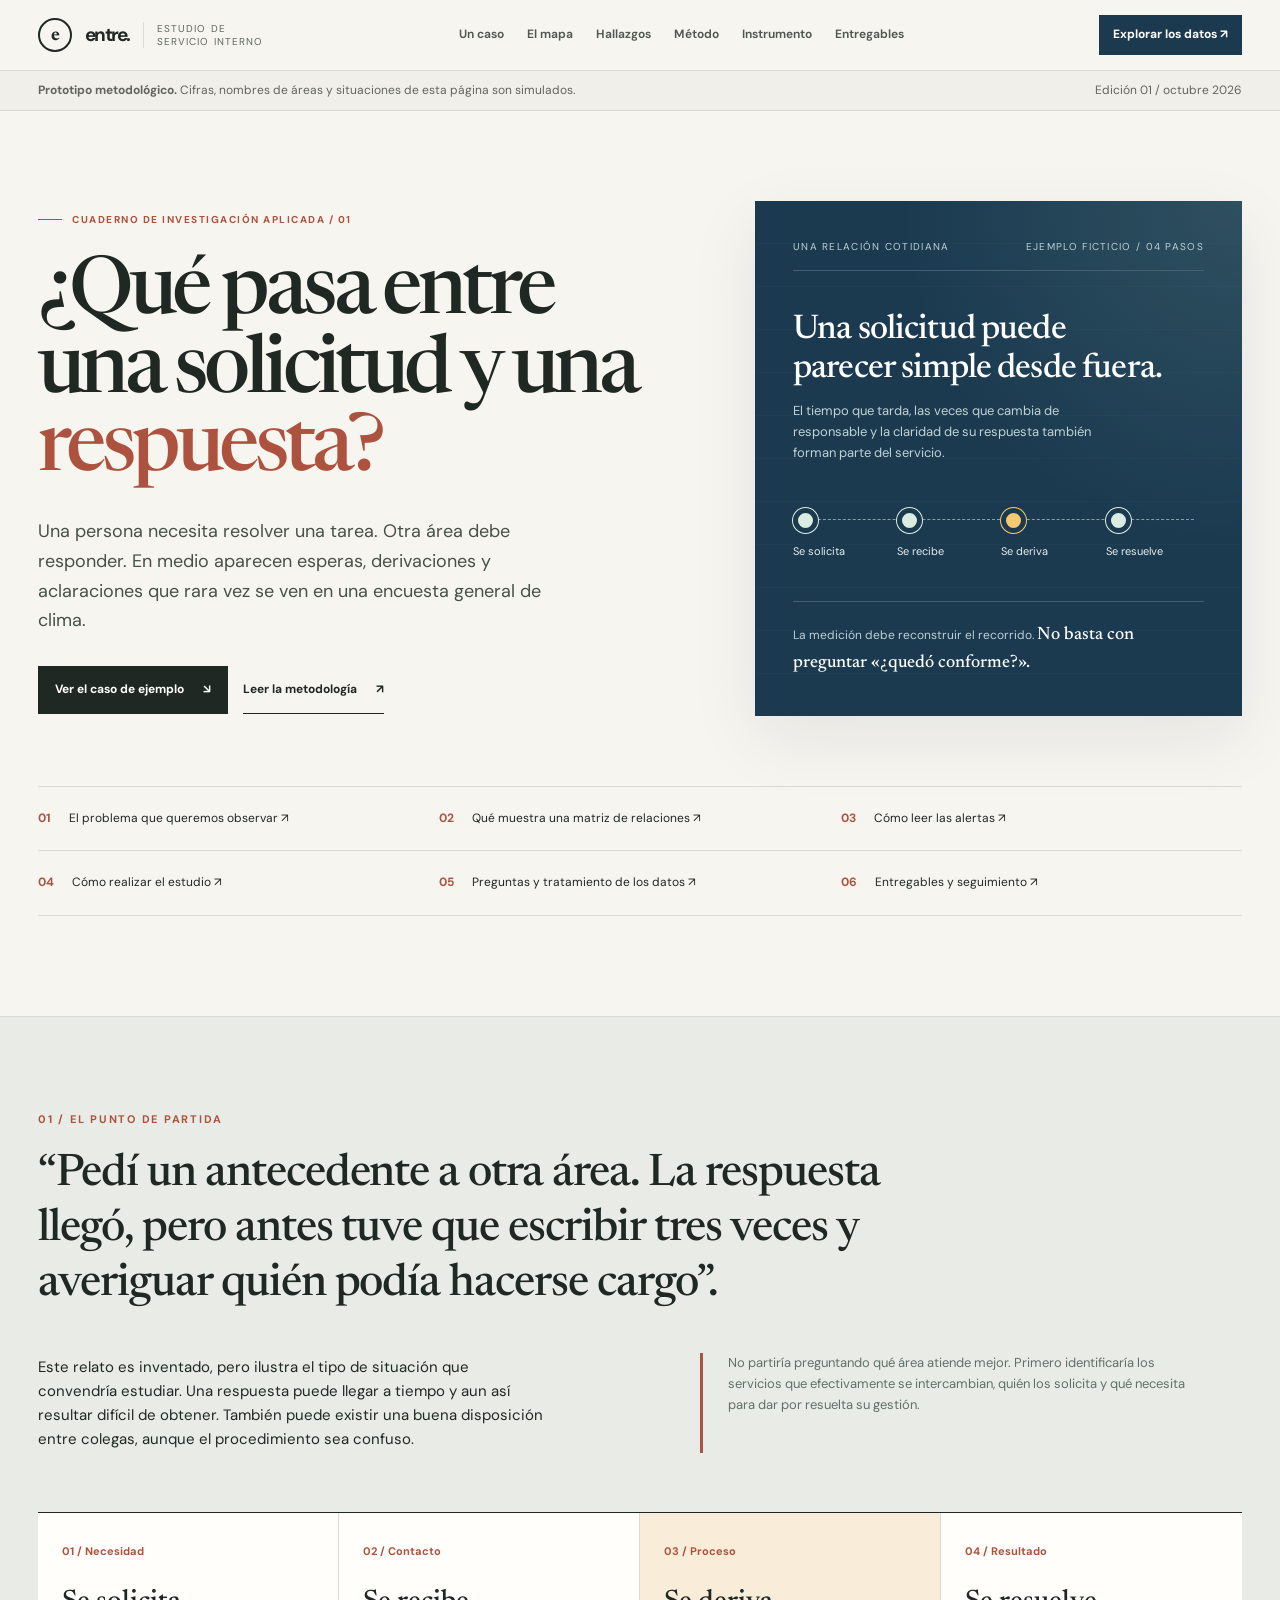
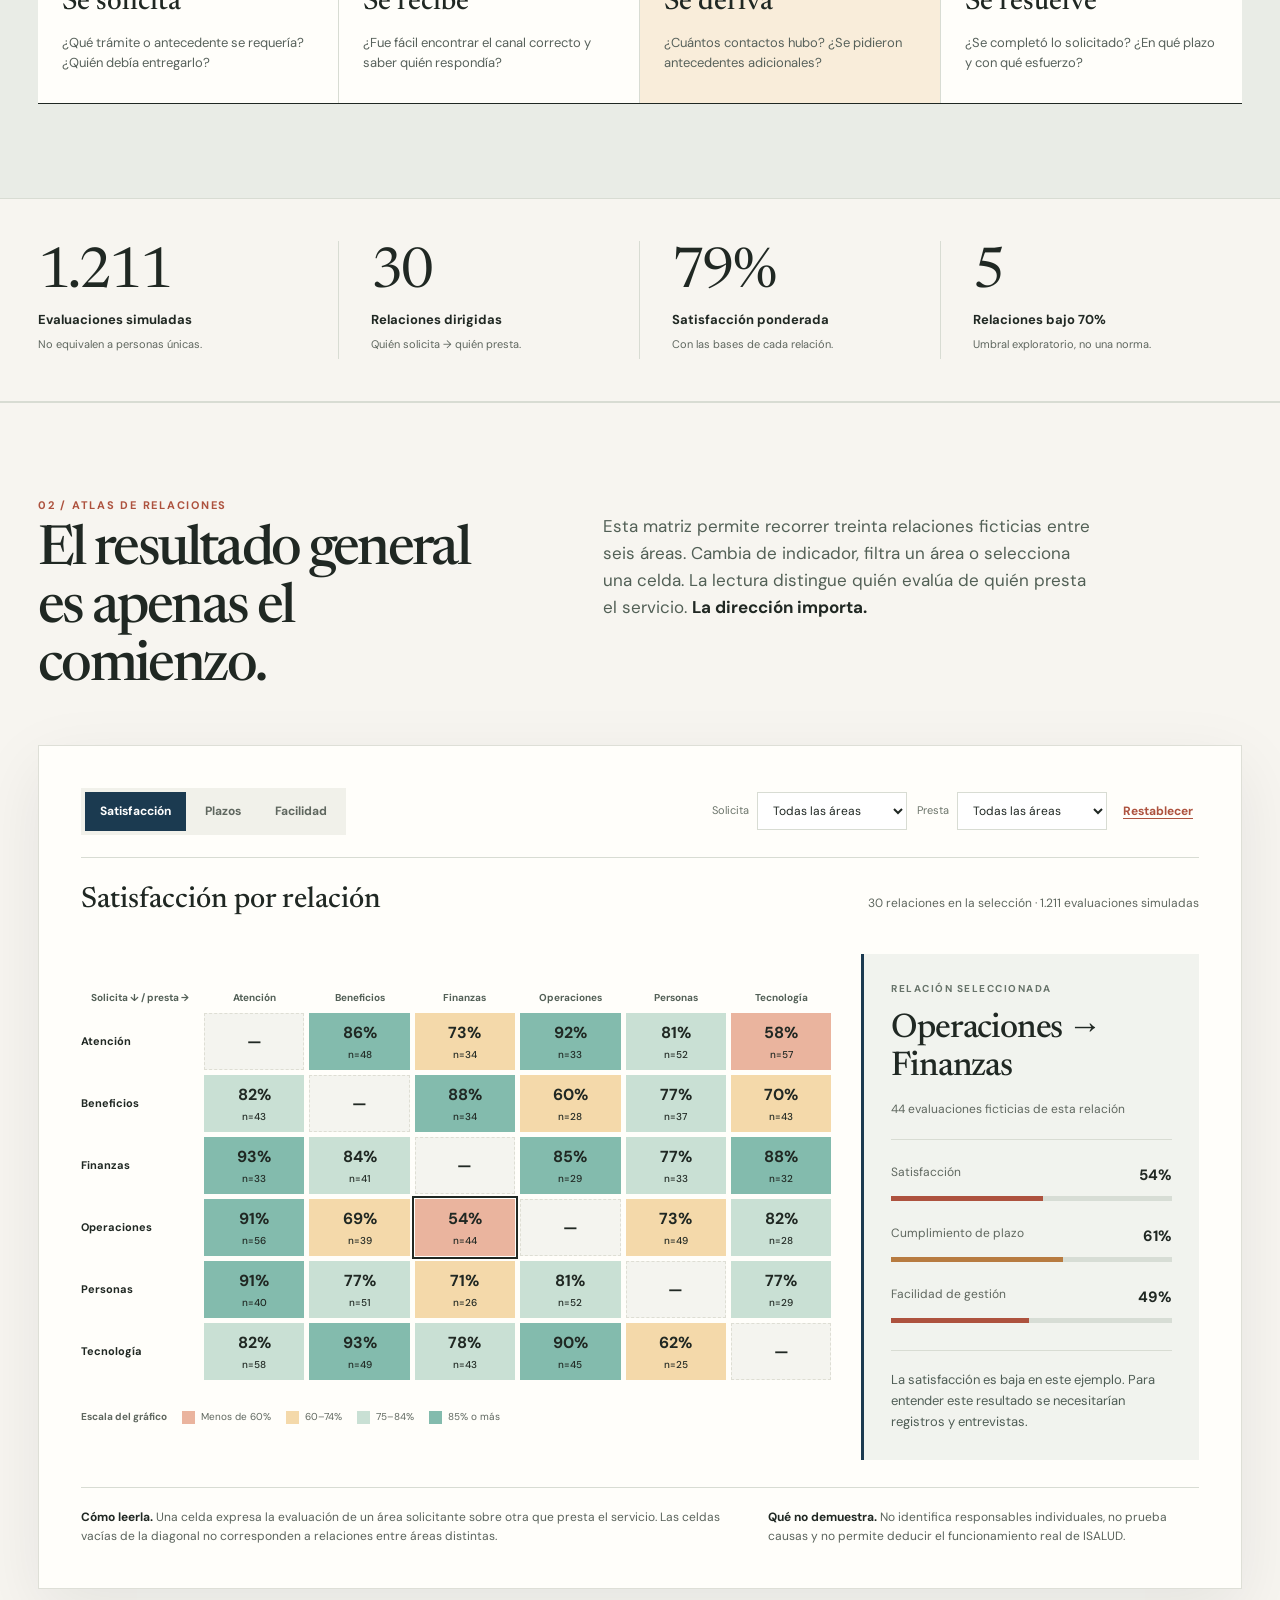
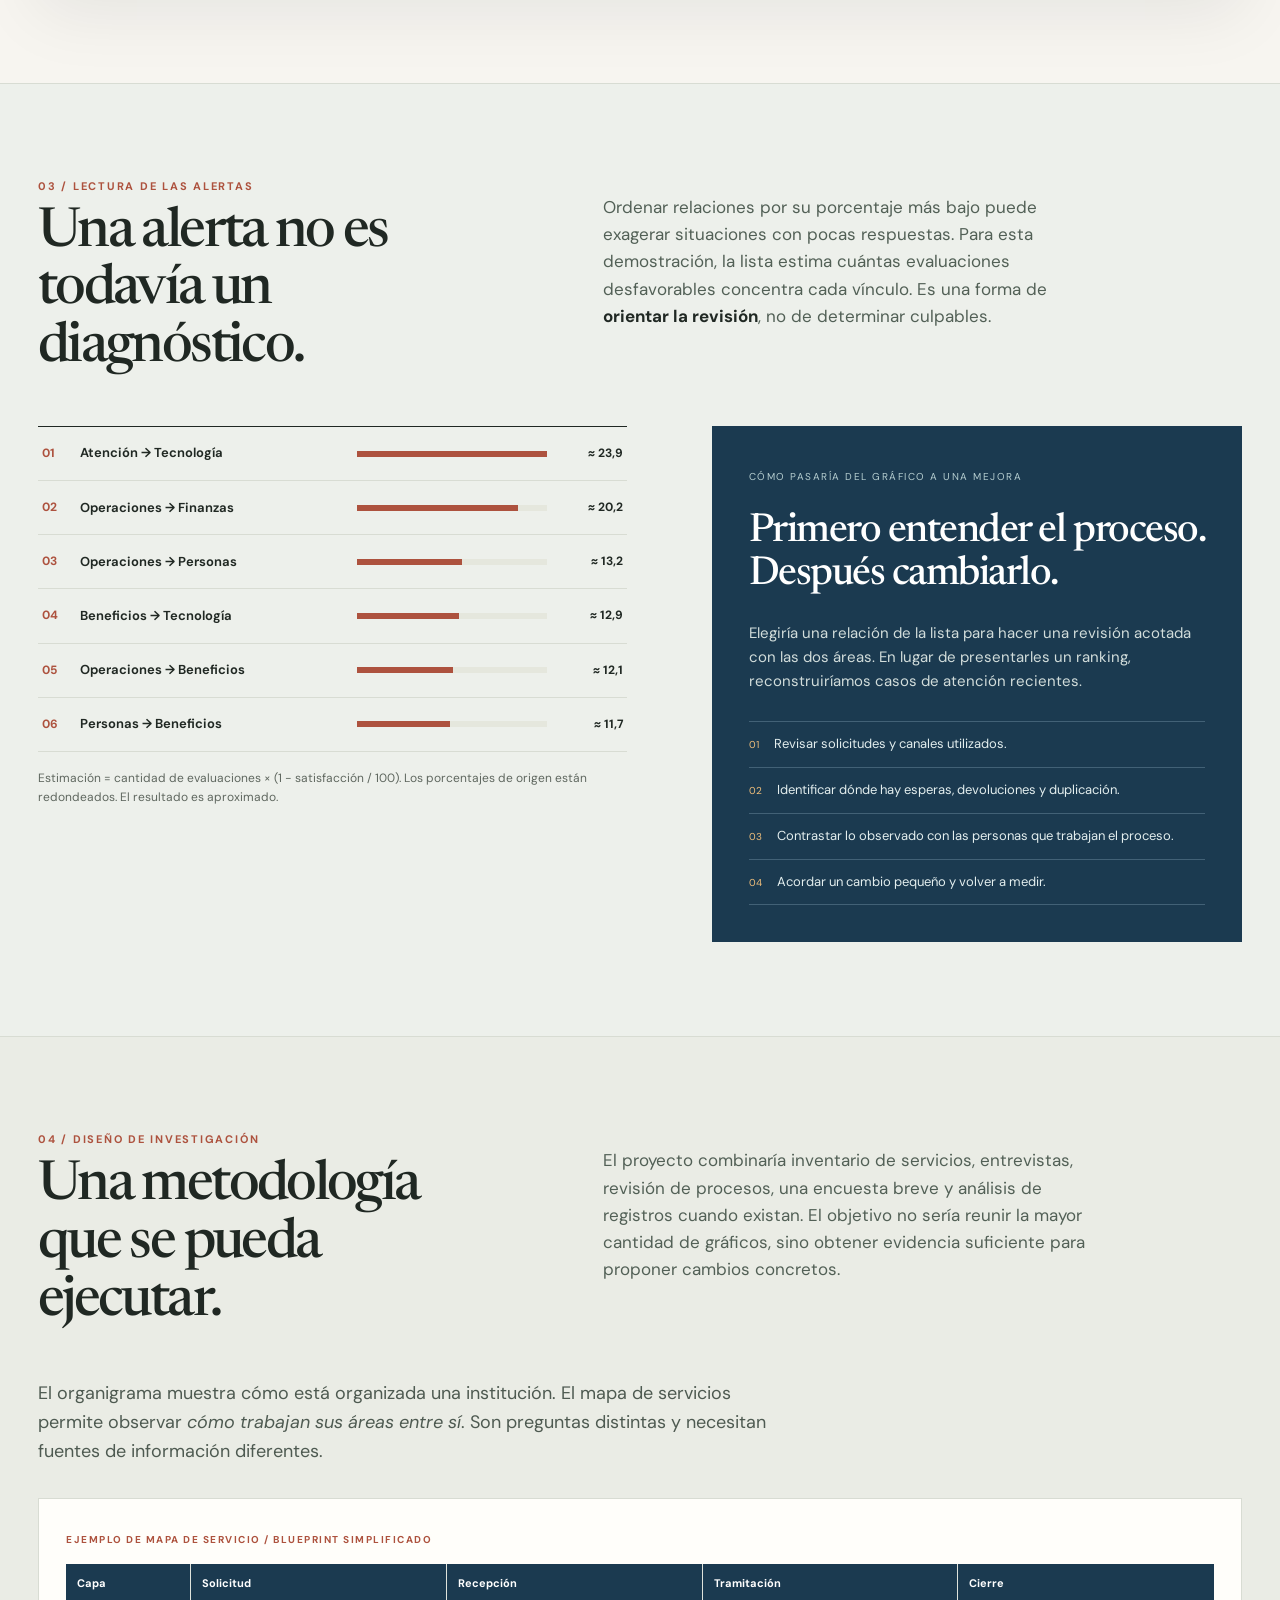
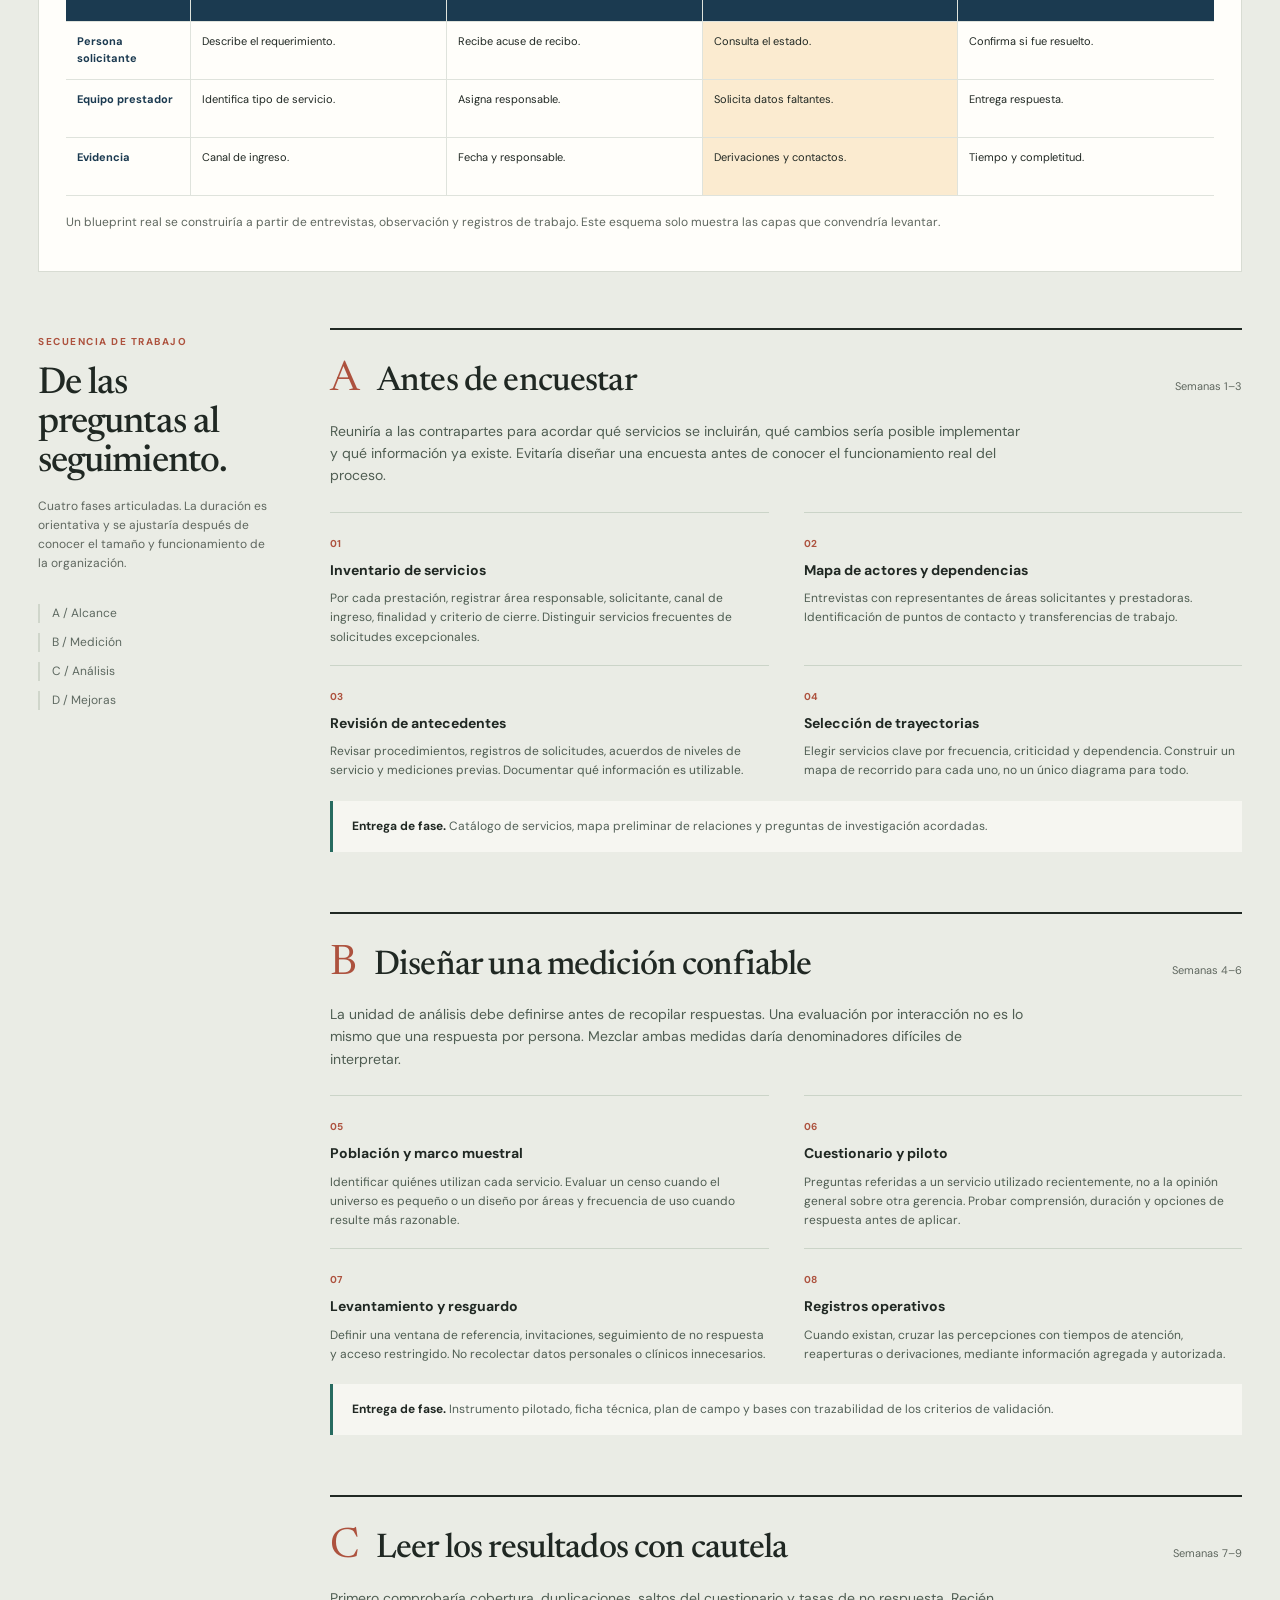
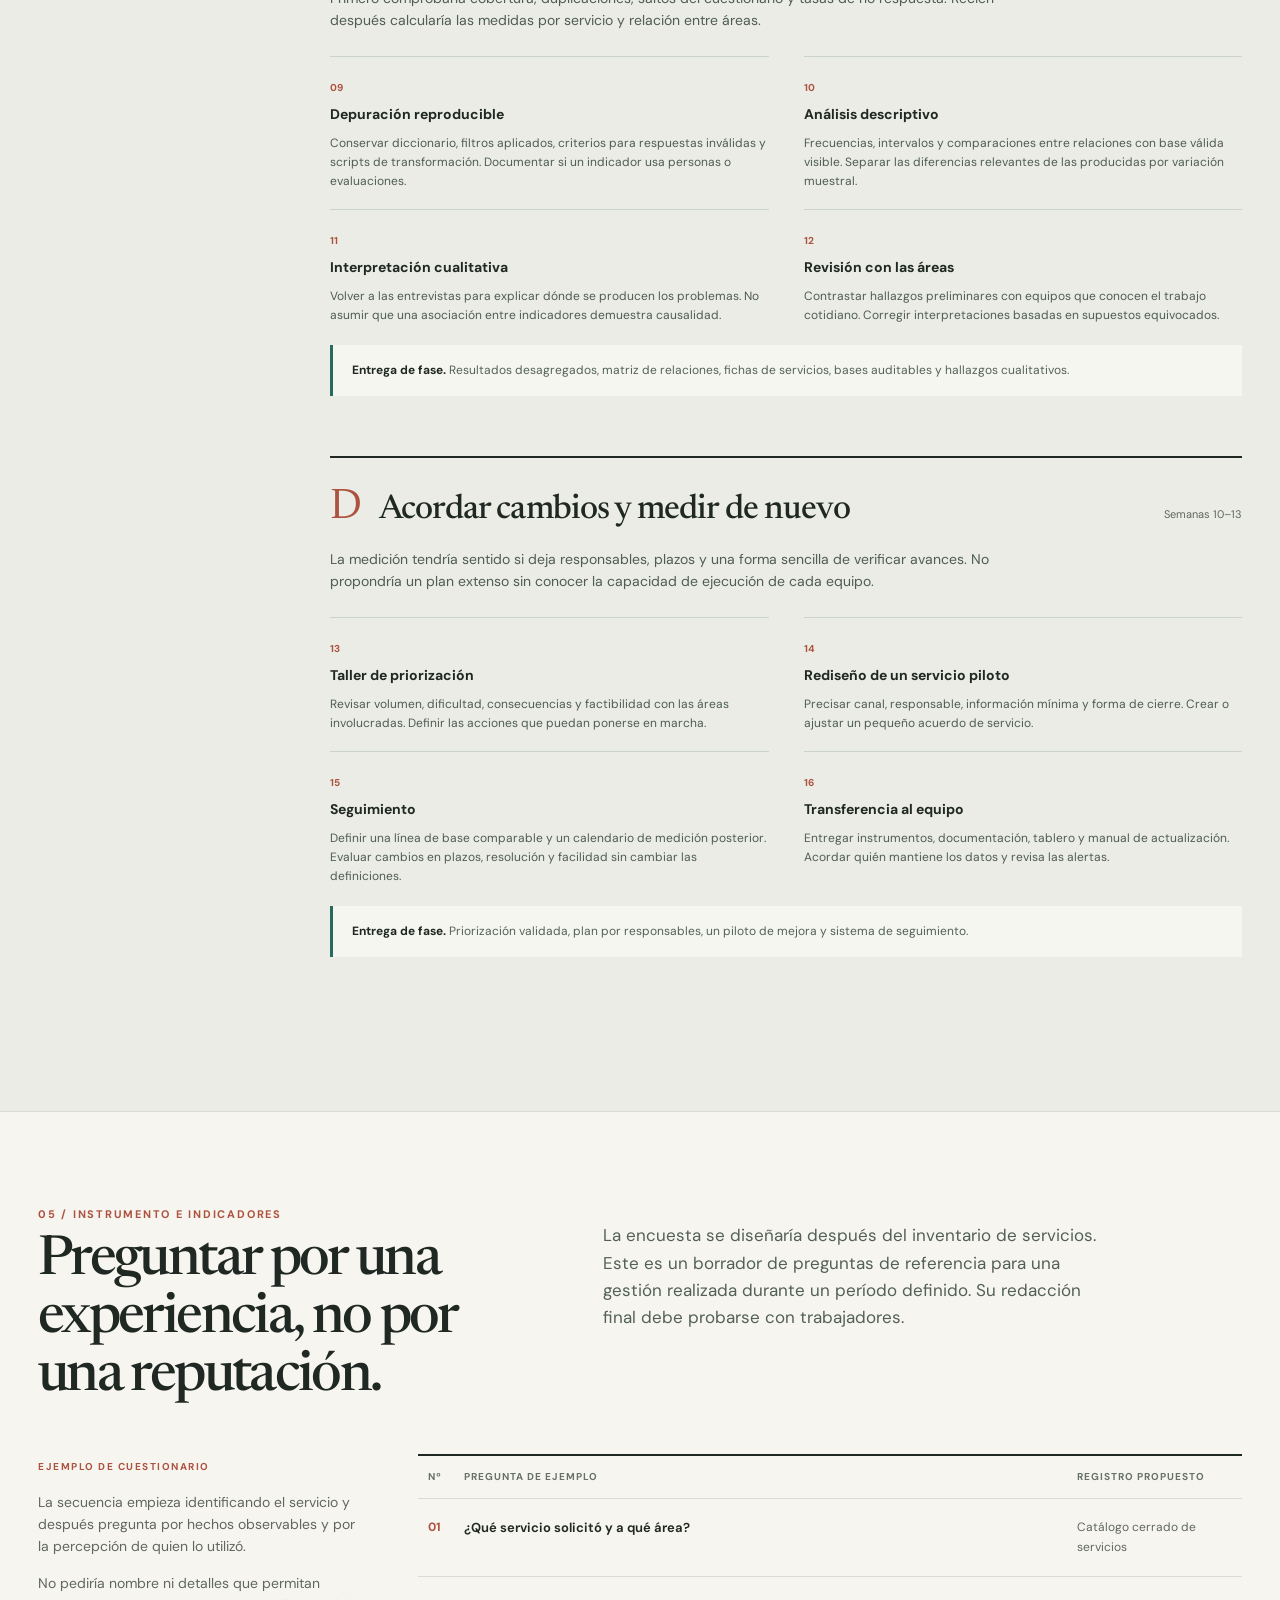
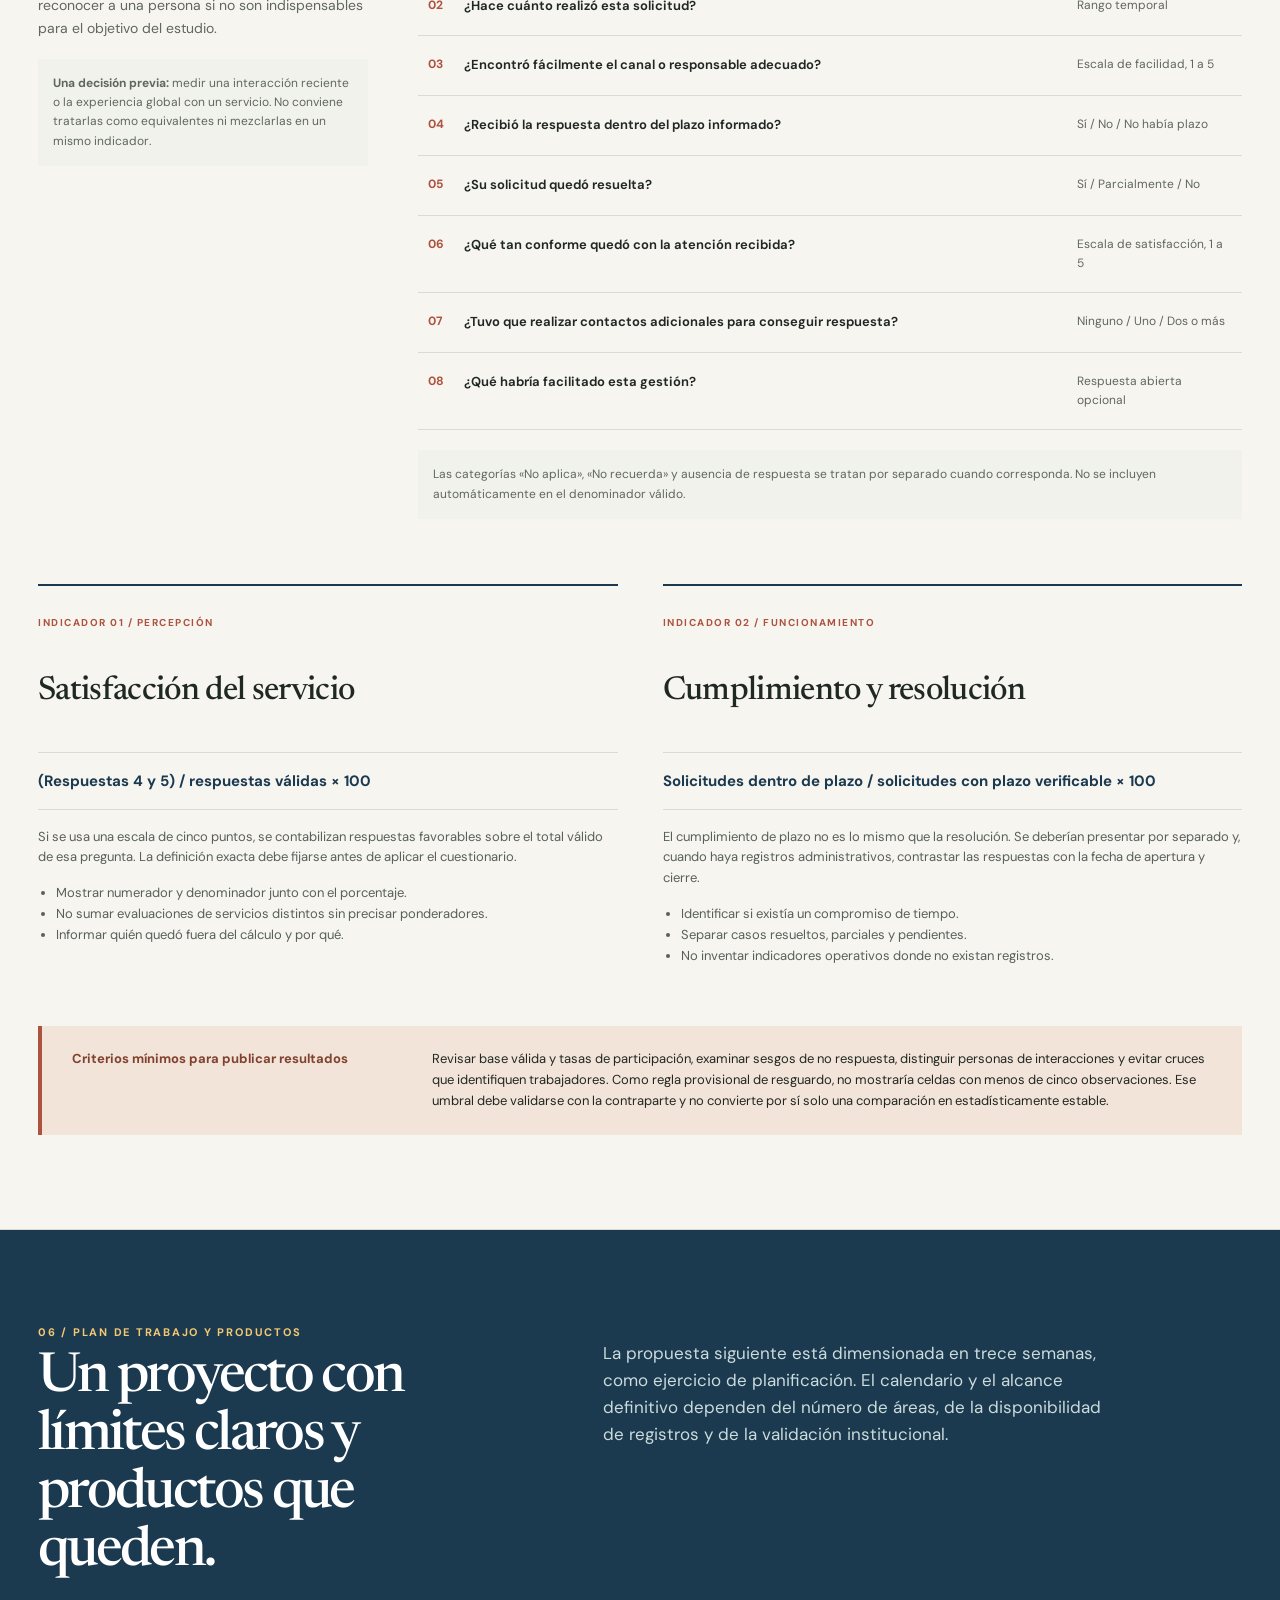
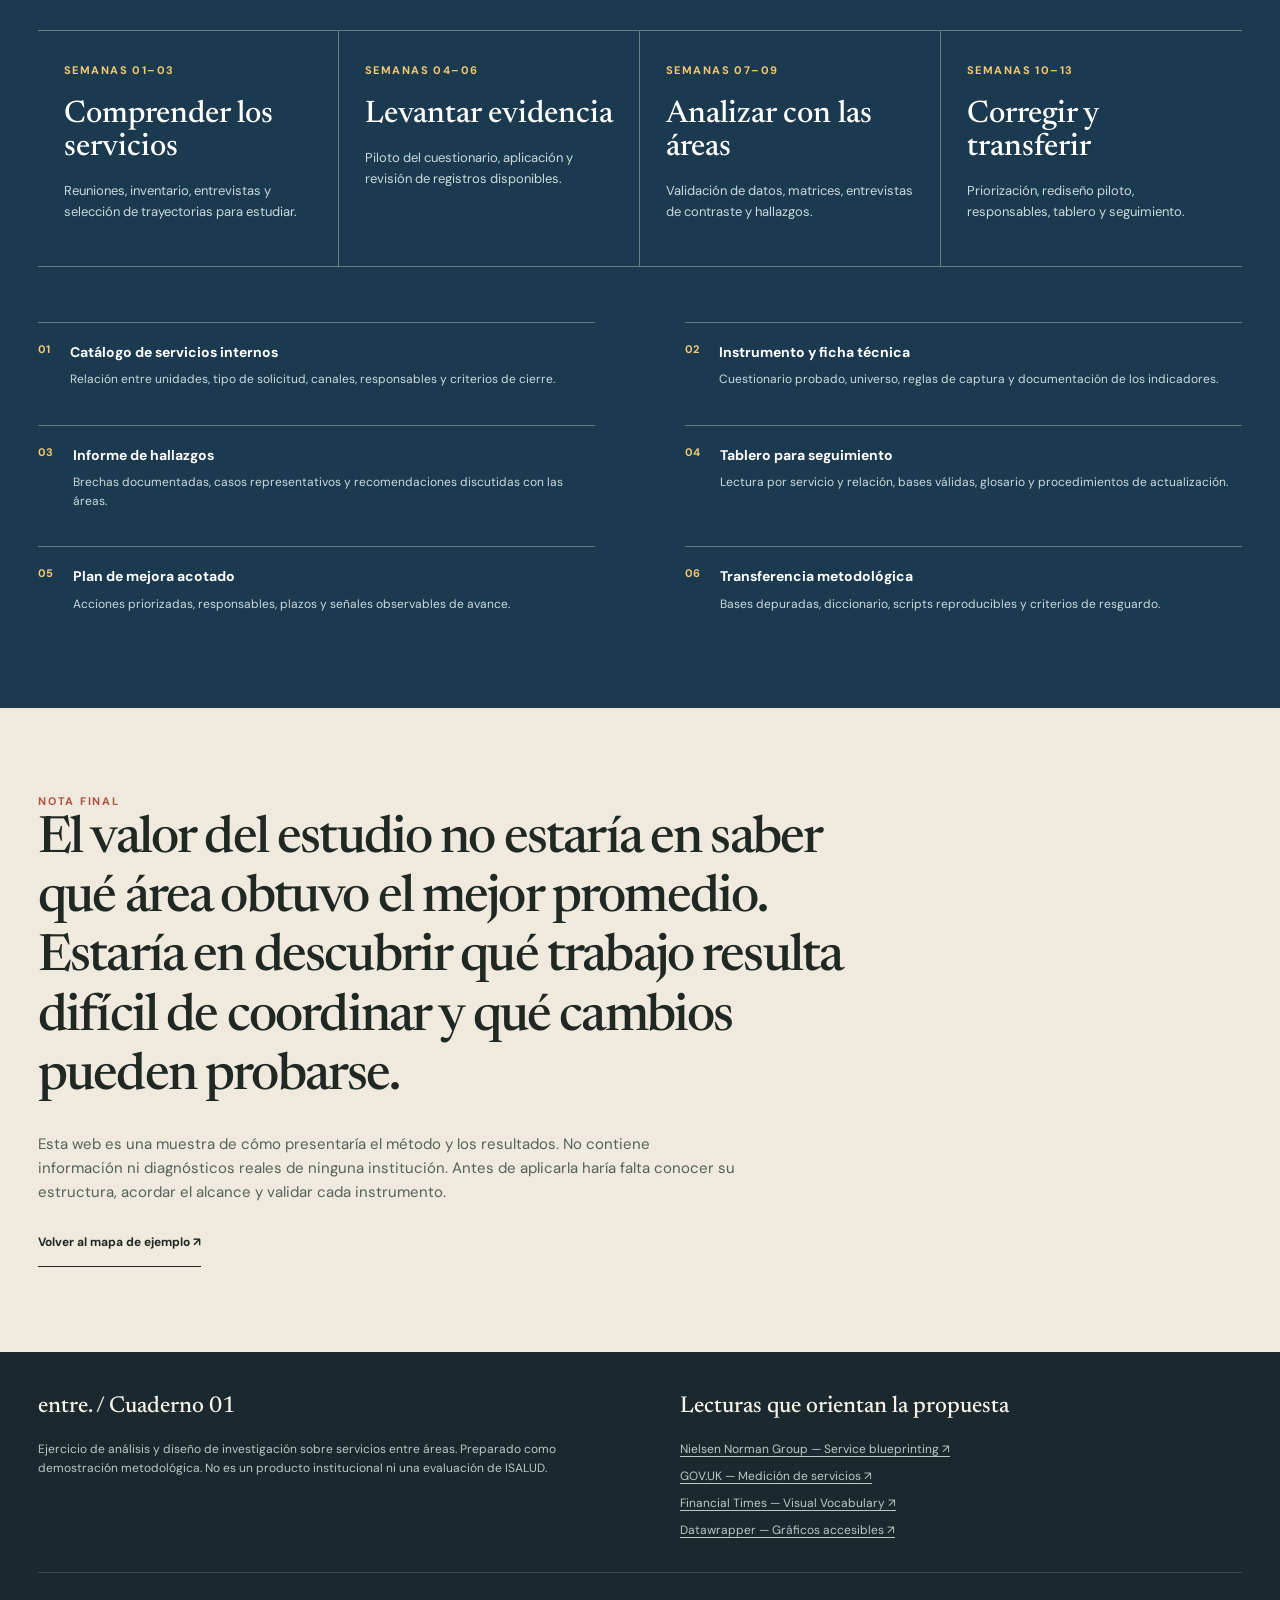
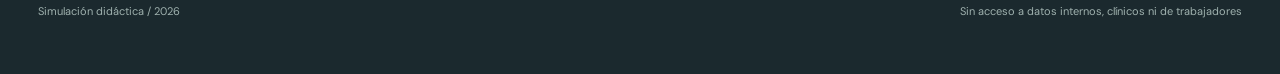
<file: index.html>
<!DOCTYPE html>
<html lang="es">
<head>
<meta charset="utf-8" />
<meta name="viewport" content="width=device-width,initial-scale=1" />
<meta name="theme-color" content="#f7f5f0" />
<meta name="description" content="Un estudio interactivo sobre la experiencia de servicio entre áreas. Método, instrumentos y una demostración con datos simulados." />
<title>ENTRE | La experiencia de servicio empieza por dentro</title>
<link rel="preconnect" href="https://fonts.googleapis.com"/>
<link rel="preconnect" href="https://fonts.gstatic.com" crossorigin />
<link href="https://fonts.googleapis.com/css2?family=DM+Sans:wght@400;450;500;550;600;650;700&family=Newsreader:opsz,wght@6..72,400;6..72,500;6..72,600&display=swap" rel="stylesheet" />
<style>
:root{--paper:#f7f5f0;--white:#fffefa;--ink:#202823;--muted:#5f675f;--line:#d8dcd3;--blue:#1b3a50;--blue2:#23495d;--green:#276b60;--mint:#d9ebe3;--ochre:#f5c971;--rose:#ad523e;--rosePale:#f4dfd7;--fog:#ebede7;--shadow:0 22px 65px rgba(18,31,37,.08);--sans:'DM Sans',Arial,sans-serif;--serif:'Newsreader',Georgia,serif}
*{box-sizing:border-box}html{scroll-behavior:smooth;scroll-padding-top:82px}body{margin:0;background:var(--paper);color:var(--ink);font-family:var(--sans);font-size:15px;line-height:1.6;-webkit-font-smoothing:antialiased}a{color:inherit}button,select{font:inherit}button{cursor:pointer}button:focus-visible,a:focus-visible,select:focus-visible{outline:3px solid #c9784b;outline-offset:3px}::selection{background:#f1d39c;color:#243127}
#progress{position:fixed;top:0;left:0;height:3px;width:0;background:var(--rose);z-index:30;transition:width .1s}.container{width:min(1220px,calc(100% - 76px));margin:auto}.site-head{position:sticky;top:0;z-index:20;min-height:70px;background:rgba(247,245,240,.97);border-bottom:1px solid var(--line);backdrop-filter:blur(15px)}.head-inner{display:flex;align-items:center;justify-content:space-between;gap:22px;min-height:70px}.brand{display:flex;gap:13px;align-items:center;text-decoration:none}.brand-mark{width:34px;height:34px;border:2px solid var(--ink);display:grid;place-items:center;font:700 19px var(--serif);line-height:1;border-radius:100%}.brand-word{font-weight:700;font-size:19px;letter-spacing:-.09em}.brand-sub{font-size:10px;line-height:1.32;text-transform:uppercase;letter-spacing:.11em;color:var(--muted);border-left:1px solid var(--line);padding-left:13px}.nav{display:flex;align-items:center;gap:23px}.nav a{font-size:12px;text-decoration:none;color:#505851;font-weight:650}.nav a:hover,.nav a.active{color:var(--rose)}.head-cta{font-weight:700;text-decoration:none;font-size:12px;padding:10px 14px;background:var(--blue);color:#fff}.menu-button{display:none;border:1px solid var(--line);background:transparent;padding:7px 10px}
.note-banner{font-size:12px;padding:10px 0;border-bottom:1px solid var(--line);color:#61655d;background:#f0efe9}.note-banner .container{display:flex;justify-content:space-between;gap:20px}.mini-label,.eyebrow{display:inline-flex;align-items:center;gap:10px;font-weight:700;text-transform:uppercase;letter-spacing:.15em;font-size:10px;color:var(--rose)}.eyebrow:before{content:'';height:1px;width:24px;background:currentColor}.hero{padding:90px 0 100px;position:relative;overflow:hidden}.hero-grid{display:grid;grid-template-columns:1.13fr .87fr;align-items:center;gap:7%}.hero h1{font-family:var(--serif);font-size:clamp(56px,6.25vw,96px);font-weight:500;line-height:.985;letter-spacing:-.057em;margin:27px 0 26px;max-width:850px}.hero h1 em{font-style:normal;color:var(--rose)}.lead{max-width:530px;font-size:18px;line-height:1.65;color:#465148;margin:0 0 30px}.hero-foot{display:flex;gap:15px;align-items:center;flex-wrap:wrap}.btn-primary,.btn-text{display:inline-flex;align-items:center;gap:19px;font-weight:700;font-size:12px;text-decoration:none;padding:14px 17px}.btn-primary{background:var(--ink);color:white}.btn-primary:hover{background:var(--rose)}.btn-text{border-bottom:1px solid var(--ink);padding-left:0;padding-right:0}.hero-diagram{position:relative;min-height:480px;background:var(--blue);color:white;padding:38px;overflow:hidden;box-shadow:var(--shadow)}.hero-diagram:before{content:'';position:absolute;inset:0;background:radial-gradient(circle at 100% 0%,rgba(168,213,197,.14),transparent 48%),repeating-linear-gradient(0deg,transparent,transparent 42px,rgba(255,255,255,.04) 43px);pointer-events:none}.hero-diagram>*{position:relative}.diagram-meta{display:flex;justify-content:space-between;gap:20px;border-bottom:1px solid #466071;padding-bottom:15px;color:#bdd1d4;font-size:10px;text-transform:uppercase;letter-spacing:.13em}.hero-diagram h2{font-family:var(--serif);font-size:34px;line-height:1.13;max-width:370px;font-weight:500;letter-spacing:-.025em;margin:40px 0 9px}.hero-diagram .small-copy{font-size:13px;color:#c2d2d2;max-width:320px}.process-flow{margin-top:45px;display:flex;justify-content:space-between;gap:6px;align-items:center;position:relative}.process-flow:before{position:absolute;content:'';top:11px;left:10px;right:10px;border-top:1px dashed #87a1a3}.process-step{z-index:1;display:flex;flex-direction:column;gap:11px;align-items:flex-start;max-width:100px;flex:1}.process-step b{width:25px;height:25px;border-radius:50%;background:#dbece3;border:5px solid var(--blue);box-shadow:0 0 0 1px #dbece3}.process-step.delay b{background:var(--ochre);box-shadow:0 0 0 1px var(--ochre)}.process-step span{font-size:11px;color:#e5eeeb;line-height:1.3}.diagram-bottom{margin-top:42px;font-size:12px;color:#bdd1d4;border-top:1px solid #466071;padding-top:19px}.diagram-bottom strong{color:#fff;font-size:18px;font-family:var(--serif);font-weight:500}
.chapter{padding:94px 0;border-top:1px solid var(--line)}.section-head{display:grid;grid-template-columns:.82fr 1.18fr;gap:10%;align-items:start;margin-bottom:48px}.chapter-index{font-size:11px;letter-spacing:.16em;text-transform:uppercase;color:var(--rose);font-weight:700}.section-head h2,.section-intro h2{font-family:var(--serif);font-size:clamp(42px,4.3vw,68px);line-height:1.05;letter-spacing:-.048em;font-weight:500;margin:9px 0 0}.section-head p{font-size:17px;color:#526056;max-width:500px;margin:16px 0 0}.section-head strong{color:var(--ink)}.toc{display:grid;grid-template-columns:1fr 1fr 1fr;gap:0;border-top:1px solid var(--line);margin-top:70px}.toc a{padding:22px 22px 22px 0;border-bottom:1px solid var(--line);font-size:12px;display:flex;gap:18px;text-decoration:none;align-items:center}.toc a span{color:var(--rose);font-weight:700}.toc a:hover{color:var(--rose)}
.case-block{background:#e9ece6;position:relative}.case-quote{max-width:900px;font-family:var(--serif);font-size:clamp(29px,3.5vw,48px);font-weight:500;line-height:1.22;letter-spacing:-.023em;margin:20px 0 28px}.case-split{display:grid;grid-template-columns:1fr 1fr;gap:10%;margin-top:15px}.case-split p{max-width:510px}.case-split .aside-quote{font-size:13px;color:#607068;border-left:3px solid var(--rose);padding-left:25px}.journey{margin-top:46px;display:grid;grid-template-columns:repeat(4,1fr);background:var(--white);border-top:1px solid var(--ink);border-bottom:1px solid var(--ink)}.journey .part{padding:25px 24px 30px;border-right:1px solid var(--line);min-height:188px}.journey .part:last-child{border-right:0}.journey .number{font-size:11px;color:var(--rose);font-weight:700}.journey h3{font-family:var(--serif);font-weight:500;font-size:28px;margin:18px 0 8px}.journey p{font-size:13px;line-height:1.55;color:#57615b;margin:0}.journey .part:nth-child(3){background:#f9edda}
.stats-wrap{padding:42px 0;border-top:1px solid var(--line);border-bottom:1px solid var(--line)}.stats-grid{display:grid;grid-template-columns:repeat(4,1fr)}.stat{padding:5px 32px 5px 0;border-right:1px solid var(--line)}.stat:not(:first-child){padding-left:32px}.stat:last-child{border:0}.stat-num{font-family:var(--serif);font-size:56px;line-height:1;font-variant-numeric:tabular-nums;letter-spacing:-.045em}.stat .name{display:block;font-size:13px;font-weight:700;margin-top:8px}.stat .meta{display:block;font-size:11px;color:var(--muted);margin-top:5px}
.workspace{background:var(--white);padding:42px;border:1px solid #dedfd7;box-shadow:var(--shadow)}.workspace-toolbar{display:flex;justify-content:space-between;align-items:center;gap:20px;flex-wrap:wrap;border-bottom:1px solid var(--line);padding-bottom:22px}.tabset{display:flex;gap:4px;background:#f1f1ea;padding:4px}.tab{border:0;background:transparent;color:var(--muted);padding:10px 15px;font-size:12px;font-weight:700}.tab.active{background:var(--blue);color:#fff}.filters{display:flex;gap:10px;align-items:center;flex-wrap:wrap}.filter{display:flex;gap:8px;align-items:center;font-size:11px;color:#6c756b}.filter select{border:1px solid var(--line);padding:9px 29px 9px 11px;background:#fff;color:var(--ink);font-size:12px;max-width:150px}.reset{border:0;background:transparent;color:var(--rose);font-size:12px;font-weight:700;text-decoration:underline;text-underline-offset:3px}.workspace-summary{display:flex;justify-content:space-between;align-items:baseline;gap:20px;padding:20px 0 30px}.workspace-summary strong{font-family:var(--serif);font-weight:500;font-size:29px}.workspace-summary span{font-size:12px;color:var(--muted);max-width:350px;text-align:right}.map-layout{display:grid;grid-template-columns:minmax(0,1.6fr) minmax(270px,.72fr);gap:30px;align-items:start}.matrix-scroll{overflow-x:auto;padding-bottom:10px}.heatmap{display:grid;grid-template-columns:118px repeat(6,minmax(65px,1fr));gap:5px;min-width:620px;align-items:stretch}.heat-head{display:flex;align-items:end;justify-content:center;min-height:54px;font-size:10px;font-weight:700;color:#536057;text-align:center;padding:5px 1px;line-height:1.15}.heat-rowhead{display:flex;align-items:center;font-size:11px;font-weight:700;color:var(--ink);padding-right:6px;min-height:57px}.heatcell{border:1px solid transparent;min-height:57px;display:flex;align-items:center;justify-content:center;flex-direction:column;gap:1px;transition:transform .15s,outline .15s;background:#dfe6df;color:var(--ink);font-weight:700;font-size:16px;font-variant-numeric:tabular-nums}.heatcell span{font-size:10px;font-weight:500}.heatcell:hover{transform:translateY(-2px)}.heatcell.selected{outline:2px solid var(--ink);outline-offset:1px}.heatcell.none{background:#f4f4ef;border:1px dashed #deded4;cursor:default}.heatcell.filtered{opacity:.16;cursor:default}.heat-legend{display:flex;align-items:center;gap:15px;flex-wrap:wrap;margin-top:19px;font-size:10px;color:var(--muted)}.legend-swatch{display:inline-flex;align-items:center;gap:6px}.legend-swatch i{display:inline-block;width:13px;height:13px}.detail{background:#f1f3ee;padding:27px;min-height:485px;border-left:3px solid var(--blue)}.detail .detail-eyebrow{font-size:10px;letter-spacing:.15em;text-transform:uppercase;color:#67736a;font-weight:700}.detail h3{font-family:var(--serif);font-size:34px;line-height:1.1;letter-spacing:-.035em;font-weight:500;margin:14px 0}.detail .detail-n{color:var(--muted);font-size:12px;border-bottom:1px solid var(--line);padding-bottom:20px}.detail-metric{margin-top:23px}.detail-top{display:flex;justify-content:space-between;font-size:12px;gap:10px}.detail-top span{color:var(--muted)}.detail-top b{font-size:15px}.track{height:5px;background:#d7ddd5;margin-top:9px}.track div{height:100%;background:var(--green);transition:width .3s}.detail-note{font-size:13px;color:#4f5d55;margin-top:27px;border-top:1px solid var(--line);padding-top:19px}.analysis-note{display:grid;grid-template-columns:1.2fr .8fr;gap:40px;margin-top:27px;padding-top:20px;border-top:1px solid var(--line);color:#5a635c;font-size:12px}.analysis-note strong{color:var(--ink)}
.ranking-layout{display:grid;grid-template-columns:1fr .9fr;gap:7%;align-items:start}.rank-list{border-top:1px solid var(--ink)}.rank-item{width:100%;display:grid;grid-template-columns:28px 1.4fr 1fr 66px;gap:10px;align-items:center;text-align:left;border:0;border-bottom:1px solid var(--line);padding:17px 4px;background:transparent;color:var(--ink)}.rank-item:hover{background:#ecefe7}.rank-item .rank-id{color:var(--rose);font-size:12px;font-weight:700}.rank-item .rank-label{font-size:13px;font-weight:650;line-height:1.25}.rank-item .rank-bar{height:6px;background:#e5e7dd}.rank-item .rank-fill{display:block;height:100%;background:var(--rose)}.rank-item .rank-val{text-align:right;font-size:12px;font-weight:700;font-variant-numeric:tabular-nums}.rank-caption{margin-top:17px;font-size:12px;color:var(--muted)}.reading-panel{background:var(--blue);color:white;padding:37px;min-height:432px}.reading-panel .small-label{font-size:10px;text-transform:uppercase;letter-spacing:.15em;color:#b6ced0}.reading-panel h3{font-family:var(--serif);font-size:40px;line-height:1.08;font-weight:500;letter-spacing:-.037em;margin:24px 0}.reading-panel p{color:#d2dddb;font-size:15px}.reading-panel ol{padding:0;list-style:none;counter-reset:c;border-top:1px solid #426176;margin:28px 0 0}.reading-panel li{padding:12px 0;border-bottom:1px solid #426176;color:#e3eeee;font-size:13px}.reading-panel li:before{counter-increment:c;content:'0' counter(c);font-size:10px;color:#f1bf7b;margin-right:15px}
.method{background:#eaece5}.method-intro{max-width:730px;font-size:18px;color:#4e5a51}.blueprint{background:var(--white);padding:27px;margin-top:32px;border:1px solid var(--line)}.blueprint .bt{display:grid;grid-template-columns:125px repeat(4,minmax(80px,1fr));gap:0;align-items:stretch}.bp-cell{padding:11px;border-right:1px solid #dfe3dc;border-bottom:1px solid #dfe3dc;font-size:11px;min-height:58px}.bp-cell:nth-child(5n){border-right:0}.bp-label{font-weight:700;color:var(--blue)}.bp-head{background:var(--blue);color:white;font-size:11px;font-weight:700}.bp-highlight{background:#fbebd0}.method-grid{display:grid;grid-template-columns:230px 1fr;gap:62px;margin-top:56px}.method-rail{position:sticky;top:105px;align-self:start}.method-rail h3{font-family:var(--serif);font-size:37px;line-height:1.05;letter-spacing:-.025em;font-weight:500;margin:14px 0}.method-rail p{font-size:12px;color:var(--muted)}.method-rail-nav{margin-top:30px;display:grid;gap:10px}.method-rail-nav a{font-size:12px;color:#5e6961;text-decoration:none;border-left:2px solid #d0d6cb;padding-left:12px}.method-rail-nav a:hover{border-color:var(--rose);color:var(--rose)}.phase{border-top:2px solid var(--ink);padding-top:29px;margin-bottom:60px}.phase-head{display:flex;align-items:baseline;gap:17px;margin-bottom:18px}.phase-no{font-family:var(--serif);font-size:42px;color:var(--rose);line-height:1}.phase h3{font-family:var(--serif);font-size:34px;line-height:1.1;font-weight:500;letter-spacing:-.025em;margin:0}.phase-time{font-size:11px;color:var(--muted);margin-left:auto;white-space:nowrap}.phase p{font-size:14px;color:#4f5d52;max-width:700px}.phase-steps{margin-top:25px;display:grid;grid-template-columns:1fr 1fr;gap:18px 35px}.phase-step{border-top:1px solid #cbd4c8;padding-top:17px}.phase-step .n{font-size:10px;color:var(--rose);font-weight:700}.phase-step strong{display:block;margin:5px 0 8px;font-size:14px}.phase-step p{font-size:12px;margin:0}.phase-result{margin-top:20px;background:#f6f6f1;border-left:3px solid var(--green);padding:16px 19px;font-size:12px;color:#536158}.phase-result b{color:var(--ink)}
.instrument-layout{display:grid;grid-template-columns:330px minmax(0,1fr);gap:50px}.side-copy{font-size:14px;color:var(--muted)}.q-table{width:100%;border-collapse:collapse}.q-table th{font-size:10px;text-align:left;letter-spacing:.1em;text-transform:uppercase;color:#667169;padding:13px 10px;border-top:2px solid var(--ink);border-bottom:1px solid var(--line)}.q-table td{padding:19px 10px;border-bottom:1px solid var(--line);vertical-align:top;font-size:12px}.q-table td:nth-child(1){font-weight:700;color:var(--rose);width:32px}.q-table td:nth-child(2){font-weight:650;font-size:13px}.q-table td:nth-child(3){color:var(--muted);width:175px}.definition{font-size:12px;color:var(--muted);background:#f1f2eb;padding:15px;margin-top:20px}.methods-tables{display:grid;grid-template-columns:1fr 1fr;gap:45px;margin-top:65px}.technical-card{border-top:2px solid var(--blue);padding-top:23px}.technical-card h3{font-family:var(--serif);font-size:33px;font-weight:500;letter-spacing:-.02em}.formula{font-size:15px;font-weight:700;border-top:1px solid var(--line);border-bottom:1px solid var(--line);padding:16px 0;color:var(--blue);margin:17px 0}.technical-card p,.technical-card li{font-size:13px;color:#576059}.technical-card ul{padding-left:18px}.warning-strip{margin-top:45px;background:#f3e4d9;border-left:4px solid var(--rose);padding:23px 30px;font-size:13px;display:grid;grid-template-columns:1fr 2.4fr;gap:35px}.warning-strip strong{color:#80422f}.warning-strip p{margin:0}
.delivery{background:var(--blue);color:white}.delivery .section-head p{color:#ccdbdc}.delivery .chapter-index{color:var(--ochre)}.schedule{display:grid;grid-template-columns:repeat(4,1fr);border-top:1px solid #657f87;border-bottom:1px solid #657f87}.schedule article{padding:26px 26px 30px;border-right:1px solid #657f87}.schedule article:last-child{border:0}.schedule .time{font-size:11px;color:var(--ochre);font-weight:700;letter-spacing:.13em;text-transform:uppercase}.schedule h3{font-family:var(--serif);font-size:31px;line-height:1.08;font-weight:500;margin:17px 0}.schedule p{font-size:13px;color:#cbdbdb}.deliverables{display:grid;grid-template-columns:1fr 1fr;gap:35px 90px;margin-top:55px}.deliverable{display:flex;gap:20px;border-top:1px solid #607d85;padding-top:18px}.deliverable .tag{color:var(--ochre);font-size:11px;font-weight:700}.deliverable h4{margin:0 0 7px;font-size:14px}.deliverable p{font-size:12px;color:#ccdbdd;margin:0}.closing{padding:85px 0;background:#f0e9dd}.closing blockquote{margin:0;max-width:850px;font:500 clamp(36px,4vw,62px)/1.16 var(--serif);letter-spacing:-.036em}.closing p{max-width:700px;color:#556159;font-size:15px;margin-top:24px}.footer{padding:37px 0 53px;background:#1b292e;color:#f5f2e9}.footer-grid{display:grid;grid-template-columns:1fr 1fr;gap:80px}.footer h4{font-family:var(--serif);font-size:23px;font-weight:500;margin:0 0 14px}.footer p,.footer a{color:#bac9c6;font-size:12px}.footer a{text-underline-offset:3px}.footer .ref-links{display:grid;gap:8px}.fineprint{padding-top:30px;margin-top:32px;border-top:1px solid #3b4b4b;display:flex;justify-content:space-between;gap:20px;font-size:11px;color:#9fb1ae}
@media(max-width:1050px){.container{width:min(1100px,calc(100% - 42px))}.hero-grid{gap:4%}.hero h1{font-size:clamp(53px,6vw,76px)}.hero-diagram{padding:25px;min-height:420px}.workspace{padding:24px}.map-layout{grid-template-columns:1fr}.detail{min-height:unset}.matrix-scroll{max-width:100%}.method-grid{grid-template-columns:160px 1fr;gap:30px}.instrument-layout{grid-template-columns:250px 1fr}.stats-grid .stat{padding:0 15px!important}.stat-num{font-size:43px}}
@media(max-width:760px){.container{width:calc(100% - 34px)}.brand-sub,.head-cta{display:none}.menu-button{display:block}.nav{display:none;position:absolute;left:0;right:0;top:69px;padding:18px 20px;background:var(--paper);border-bottom:1px solid var(--line);box-shadow:0 15px 20px #152d3214;flex-direction:column;align-items:start;gap:0}.nav.open{display:flex}.nav a{display:block;width:100%;padding:12px 0}.note-banner .container{display:block}.note-banner .source-top{display:none}.hero{padding:53px 0 62px}.hero-grid,.section-head,.case-split,.ranking-layout,.instrument-layout,.methods-tables,.footer-grid{grid-template-columns:1fr}.hero h1{font-size:clamp(54px,13vw,81px)}.hero-diagram{min-height:390px}.lead{font-size:16px}.section-head{gap:5px;margin-bottom:33px}.section-head h2{font-size:48px}.section-head p{margin:0}.chapter{padding:66px 0}.toc{grid-template-columns:1fr 1fr;margin-top:35px}.journey{grid-template-columns:1fr 1fr}.journey .part{border-bottom:1px solid var(--line)}.journey .part:nth-child(2){border-right:0}.stats-grid{grid-template-columns:1fr 1fr;row-gap:25px}.stats-grid .stat:nth-child(2){border:0}.stats-grid .stat{padding:0 15px!important}.stat-num{font-size:45px}.workspace-toolbar,.workspace-summary{display:block}.filters{margin-top:16px}.workspace-summary span{display:block;text-align:left}.workspace{padding:18px 13px}.detail{padding:23px}.analysis-note{grid-template-columns:1fr;gap:4px}.reading-panel{min-height:0;margin-top:27px}.blueprint{padding:13px;overflow-x:auto}.blueprint .bt{min-width:700px}.method-grid{display:block}.method-rail{position:static;margin-bottom:34px}.method-rail h3{font-size:30px}.method-rail-nav{display:flex;flex-wrap:wrap;gap:9px}.method-rail-nav a{padding:8px 10px;background:white;border:1px solid var(--line)}.phase-steps{grid-template-columns:1fr}.phase-head{flex-wrap:wrap}.phase-time{width:100%;margin:0 0 10px 0}.q-table th:nth-child(3),.q-table td:nth-child(3){display:none}.warning-strip{grid-template-columns:1fr;gap:8px}.schedule,.deliverables{grid-template-columns:1fr 1fr}.schedule article:nth-child(2){border-right:0}.schedule article{border-bottom:1px solid #657f87}.footer-grid{gap:32px}.fineprint{flex-direction:column}.closing{padding:65px 0}}
@media(max-width:490px){.hero h1{font-size:57px}.hero-diagram h2{font-size:31px}.hero-diagram{padding:23px;min-height:385px}.section-head h2{font-size:43px}.toc{grid-template-columns:1fr}.journey{grid-template-columns:1fr}.journey .part{min-height:0;border-right:0}.stats-grid{gap:26px 5px}.stat-num{font-size:43px}.rank-item{grid-template-columns:22px 1fr 60px}.rank-bar{display:none}.schedule,.deliverables{grid-template-columns:1fr}.schedule article{border-right:0}.q-table td{padding:16px 7px}.case-quote{font-size:34px}.hero-diagram{min-height:420px}}
@media(prefers-reduced-motion:reduce){*,*:before,*:after{scroll-behavior:auto!important;transition:none!important}}

/* On narrow screens, let only the matrix and blueprint scroll horizontally. */
.map-layout > div, .workspace, .instrument-layout > div {min-width:0}
@media(max-width:760px){.map-layout{grid-template-columns:minmax(0,1fr)}.matrix-scroll{width:100%;min-width:0;max-width:100%;overflow-x:auto}.blueprint{max-width:100%;overflow-x:auto}}
</style>
</head>
<body>
<div id="progress" aria-hidden="true"></div>
<header class="site-head"><div class="container head-inner"><a class="brand" href="#inicio" aria-label="ENTRE, volver al inicio"><span class="brand-mark">e</span><span class="brand-word">entre.</span><span class="brand-sub">Estudio de<br>servicio interno</span></a><button class="menu-button" id="menu" aria-label="Abrir menú" aria-expanded="false">☰</button><nav class="nav" id="nav" aria-label="Navegación principal"><a href="#caso">Un caso</a><a href="#mapa">El mapa</a><a href="#hallazgos">Hallazgos</a><a href="#metodo">Método</a><a href="#instrumento">Instrumento</a><a href="#ruta">Entregables</a></nav><a class="head-cta" href="#mapa">Explorar los datos ↗</a></div></header>
<div class="note-banner"><div class="container"><span><strong>Prototipo metodológico.</strong> Cifras, nombres de áreas y situaciones de esta página son simulados.</span><span class="source-top">Edición 01 / octubre 2026</span></div></div>
<main>
<section id="inicio" class="hero"><div class="container hero-grid"><div><div class="eyebrow">Cuaderno de investigación aplicada / 01</div><h1>¿Qué pasa entre una solicitud y una <em>respuesta?</em></h1><p class="lead">Una persona necesita resolver una tarea. Otra área debe responder. En medio aparecen esperas, derivaciones y aclaraciones que rara vez se ven en una encuesta general de clima.</p><div class="hero-foot"><a href="#caso" class="btn-primary">Ver el caso de ejemplo <span aria-hidden="true">↘</span></a><a href="#metodo" class="btn-text">Leer la metodología <span aria-hidden="true">↗</span></a></div></div><div class="hero-diagram"><div class="diagram-meta"><span>Una relación cotidiana</span><span>Ejemplo ficticio / 04 pasos</span></div><h2>Una solicitud puede parecer simple desde fuera.</h2><p class="small-copy">El tiempo que tarda, las veces que cambia de responsable y la claridad de su respuesta también forman parte del servicio.</p><div class="process-flow"><div class="process-step"><b></b><span>Se solicita</span></div><div class="process-step"><b></b><span>Se recibe</span></div><div class="process-step delay"><b></b><span>Se deriva</span></div><div class="process-step"><b></b><span>Se resuelve</span></div></div><div class="diagram-bottom">La medición debe reconstruir el recorrido. <strong>No basta con preguntar «¿quedó conforme?».</strong></div></div></div><div class="container toc"><a href="#caso"><span>01</span> El problema que queremos observar ↗</a><a href="#mapa"><span>02</span> Qué muestra una matriz de relaciones ↗</a><a href="#hallazgos"><span>03</span> Cómo leer las alertas ↗</a><a href="#metodo"><span>04</span> Cómo realizar el estudio ↗</a><a href="#instrumento"><span>05</span> Preguntas y tratamiento de los datos ↗</a><a href="#ruta"><span>06</span> Entregables y seguimiento ↗</a></div></section>
<section id="caso" class="chapter case-block"><div class="container"><div class="chapter-index">01 / El punto de partida</div><p class="case-quote">“Pedí un antecedente a otra área. La respuesta llegó, pero antes tuve que escribir tres veces y averiguar quién podía hacerse cargo”.</p><div class="case-split"><p>Este relato es inventado, pero ilustra el tipo de situación que convendría estudiar. Una respuesta puede llegar a tiempo y aun así resultar difícil de obtener. También puede existir una buena disposición entre colegas, aunque el procedimiento sea confuso.</p><p class="aside-quote">No partiría preguntando qué área atiende mejor. Primero identificaría los servicios que efectivamente se intercambian, quién los solicita y qué necesita para dar por resuelta su gestión.</p></div><div class="journey"><div class="part"><span class="number">01 / Necesidad</span><h3>Se solicita</h3><p>¿Qué trámite o antecedente se requería? ¿Quién debía entregarlo?</p></div><div class="part"><span class="number">02 / Contacto</span><h3>Se recibe</h3><p>¿Fue fácil encontrar el canal correcto y saber quién respondía?</p></div><div class="part"><span class="number">03 / Proceso</span><h3>Se deriva</h3><p>¿Cuántos contactos hubo? ¿Se pidieron antecedentes adicionales?</p></div><div class="part"><span class="number">04 / Resultado</span><h3>Se resuelve</h3><p>¿Se completó lo solicitado? ¿En qué plazo y con qué esfuerzo?</p></div></div></div></section>
<section class="stats-wrap" aria-label="Resumen de los datos simulados"><div class="container stats-grid"><div class="stat"><span class="stat-num" id="statN">—</span><span class="name">Evaluaciones simuladas</span><span class="meta">No equivalen a personas únicas.</span></div><div class="stat"><span class="stat-num" id="statPairs">—</span><span class="name">Relaciones dirigidas</span><span class="meta">Quién solicita → quién presta.</span></div><div class="stat"><span class="stat-num" id="statSat">—</span><span class="name">Satisfacción ponderada</span><span class="meta">Con las bases de cada relación.</span></div><div class="stat"><span class="stat-num" id="statWeak">—</span><span class="name">Relaciones bajo 70%</span><span class="meta">Umbral exploratorio, no una norma.</span></div></div></section>
<section id="mapa" class="chapter"><div class="container"><div class="section-head"><div><div class="chapter-index">02 / Atlas de relaciones</div><h2>El resultado general es apenas el comienzo.</h2></div><p>Esta matriz permite recorrer treinta relaciones ficticias entre seis áreas. Cambia de indicador, filtra un área o selecciona una celda. La lectura distingue quién evalúa de quién presta el servicio. <strong>La dirección importa.</strong></p></div><div class="workspace"><div class="workspace-toolbar"><div class="tabset" role="group" aria-label="Seleccionar indicador"><button class="tab active" data-ind="satisfaccion" aria-pressed="true">Satisfacción</button><button class="tab" data-ind="cumplimiento" aria-pressed="false">Plazos</button><button class="tab" data-ind="facilidad" aria-pressed="false">Facilidad</button></div><div class="filters"><label class="filter">Solicita <select id="filterFrom"><option value="all">Todas las áreas</option></select></label><label class="filter">Presta <select id="filterTo"><option value="all">Todas las áreas</option></select></label><button id="reset" class="reset">Restablecer</button></div></div><div class="workspace-summary"><strong id="mapTitle">Satisfacción por relación</strong><span id="mapSummary">Cada celda representa una relación y su base de evaluación.</span></div><div class="map-layout"><div><div class="matrix-scroll"><div id="matrix" class="heatmap" role="group" aria-label="Matriz de relaciones entre áreas"></div></div><div class="heat-legend"><strong>Escala del gráfico</strong><span class="legend-swatch"><i style="background:#eab49e"></i>Menos de 60%</span><span class="legend-swatch"><i style="background:#f4d9aa"></i>60–74%</span><span class="legend-swatch"><i style="background:#c9e0d4"></i>75–84%</span><span class="legend-swatch"><i style="background:#83bbad"></i>85% o más</span></div></div><aside class="detail" aria-live="polite"><div class="detail-eyebrow">Relación seleccionada</div><h3 id="selectedTitle">—</h3><div class="detail-n" id="selectedN">—</div><div id="detailMetrics"></div><div class="detail-note" id="detailReading">—</div></aside></div><div class="analysis-note"><div><strong>Cómo leerla.</strong> Una celda expresa la evaluación de un área solicitante sobre otra que presta el servicio. Las celdas vacías de la diagonal no corresponden a relaciones entre áreas distintas.</div><div><strong>Qué no demuestra.</strong> No identifica responsables individuales, no prueba causas y no permite deducir el funcionamiento real de ISALUD.</div></div></div></div></section>
<section id="hallazgos" class="chapter" style="background:#edf0eb"><div class="container"><div class="section-head"><div><div class="chapter-index">03 / Lectura de las alertas</div><h2>Una alerta no es todavía un diagnóstico.</h2></div><p>Ordenar relaciones por su porcentaje más bajo puede exagerar situaciones con pocas respuestas. Para esta demostración, la lista estima cuántas evaluaciones desfavorables concentra cada vínculo. Es una forma de <strong>orientar la revisión</strong>, no de determinar culpables.</p></div><div class="ranking-layout"><div><div class="rank-list" id="ranking" aria-label="Relaciones con más evaluaciones desfavorables estimadas"></div><p class="rank-caption">Estimación = cantidad de evaluaciones × (1 − satisfacción / 100). Los porcentajes de origen están redondeados. El resultado es aproximado.</p></div><div class="reading-panel"><span class="small-label">Cómo pasaría del gráfico a una mejora</span><h3>Primero entender el proceso. Después cambiarlo.</h3><p>Elegiría una relación de la lista para hacer una revisión acotada con las dos áreas. En lugar de presentarles un ranking, reconstruiríamos casos de atención recientes.</p><ol><li>Revisar solicitudes y canales utilizados.</li><li>Identificar dónde hay esperas, devoluciones y duplicación.</li><li>Contrastar lo observado con las personas que trabajan el proceso.</li><li>Acordar un cambio pequeño y volver a medir.</li></ol></div></div></div></section>
<section id="metodo" class="chapter method"><div class="container"><div class="section-head"><div><div class="chapter-index">04 / Diseño de investigación</div><h2>Una metodología que se pueda ejecutar.</h2></div><p>El proyecto combinaría inventario de servicios, entrevistas, revisión de procesos, una encuesta breve y análisis de registros cuando existan. El objetivo no sería reunir la mayor cantidad de gráficos, sino obtener evidencia suficiente para proponer cambios concretos.</p></div><p class="method-intro">El organigrama muestra cómo está organizada una institución. El mapa de servicios permite observar <em>cómo trabajan sus áreas entre sí</em>. Son preguntas distintas y necesitan fuentes de información diferentes.</p><div class="blueprint"><div class="mini-label" style="margin-bottom:16px">Ejemplo de mapa de servicio / Blueprint simplificado</div><div class="bt"><div class="bp-cell bp-head">Capa</div><div class="bp-cell bp-head">Solicitud</div><div class="bp-cell bp-head">Recepción</div><div class="bp-cell bp-head">Tramitación</div><div class="bp-cell bp-head">Cierre</div><div class="bp-cell bp-label">Persona solicitante</div><div class="bp-cell">Describe el requerimiento.</div><div class="bp-cell">Recibe acuse de recibo.</div><div class="bp-cell bp-highlight">Consulta el estado.</div><div class="bp-cell">Confirma si fue resuelto.</div><div class="bp-cell bp-label">Equipo prestador</div><div class="bp-cell">Identifica tipo de servicio.</div><div class="bp-cell">Asigna responsable.</div><div class="bp-cell bp-highlight">Solicita datos faltantes.</div><div class="bp-cell">Entrega respuesta.</div><div class="bp-cell bp-label">Evidencia</div><div class="bp-cell">Canal de ingreso.</div><div class="bp-cell">Fecha y responsable.</div><div class="bp-cell bp-highlight">Derivaciones y contactos.</div><div class="bp-cell">Tiempo y completitud.</div></div><p class="rank-caption">Un blueprint real se construiría a partir de entrevistas, observación y registros de trabajo. Este esquema solo muestra las capas que convendría levantar.</p></div><div class="method-grid"><div class="method-rail"><div class="mini-label">Secuencia de trabajo</div><h3>De las preguntas al seguimiento.</h3><p>Cuatro fases articuladas. La duración es orientativa y se ajustaría después de conocer el tamaño y funcionamiento de la organización.</p><div class="method-rail-nav"><a href="#fase1">A / Alcance</a><a href="#fase2">B / Medición</a><a href="#fase3">C / Análisis</a><a href="#fase4">D / Mejoras</a></div></div><div><article id="fase1" class="phase"><div class="phase-head"><span class="phase-no">A</span><h3>Antes de encuestar</h3><span class="phase-time">Semanas 1–3</span></div><p>Reuniría a las contrapartes para acordar qué servicios se incluirán, qué cambios sería posible implementar y qué información ya existe. Evitaría diseñar una encuesta antes de conocer el funcionamiento real del proceso.</p><div class="phase-steps"><div class="phase-step"><span class="n">01</span><strong>Inventario de servicios</strong><p>Por cada prestación, registrar área responsable, solicitante, canal de ingreso, finalidad y criterio de cierre. Distinguir servicios frecuentes de solicitudes excepcionales.</p></div><div class="phase-step"><span class="n">02</span><strong>Mapa de actores y dependencias</strong><p>Entrevistas con representantes de áreas solicitantes y prestadoras. Identificación de puntos de contacto y transferencias de trabajo.</p></div><div class="phase-step"><span class="n">03</span><strong>Revisión de antecedentes</strong><p>Revisar procedimientos, registros de solicitudes, acuerdos de niveles de servicio y mediciones previas. Documentar qué información es utilizable.</p></div><div class="phase-step"><span class="n">04</span><strong>Selección de trayectorias</strong><p>Elegir servicios clave por frecuencia, criticidad y dependencia. Construir un mapa de recorrido para cada uno, no un único diagrama para todo.</p></div></div><div class="phase-result"><b>Entrega de fase.</b> Catálogo de servicios, mapa preliminar de relaciones y preguntas de investigación acordadas.</div></article>
<article id="fase2" class="phase"><div class="phase-head"><span class="phase-no">B</span><h3>Diseñar una medición confiable</h3><span class="phase-time">Semanas 4–6</span></div><p>La unidad de análisis debe definirse antes de recopilar respuestas. Una evaluación por interacción no es lo mismo que una respuesta por persona. Mezclar ambas medidas daría denominadores difíciles de interpretar.</p><div class="phase-steps"><div class="phase-step"><span class="n">05</span><strong>Población y marco muestral</strong><p>Identificar quiénes utilizan cada servicio. Evaluar un censo cuando el universo es pequeño o un diseño por áreas y frecuencia de uso cuando resulte más razonable.</p></div><div class="phase-step"><span class="n">06</span><strong>Cuestionario y piloto</strong><p>Preguntas referidas a un servicio utilizado recientemente, no a la opinión general sobre otra gerencia. Probar comprensión, duración y opciones de respuesta antes de aplicar.</p></div><div class="phase-step"><span class="n">07</span><strong>Levantamiento y resguardo</strong><p>Definir una ventana de referencia, invitaciones, seguimiento de no respuesta y acceso restringido. No recolectar datos personales o clínicos innecesarios.</p></div><div class="phase-step"><span class="n">08</span><strong>Registros operativos</strong><p>Cuando existan, cruzar las percepciones con tiempos de atención, reaperturas o derivaciones, mediante información agregada y autorizada.</p></div></div><div class="phase-result"><b>Entrega de fase.</b> Instrumento pilotado, ficha técnica, plan de campo y bases con trazabilidad de los criterios de validación.</div></article>
<article id="fase3" class="phase"><div class="phase-head"><span class="phase-no">C</span><h3>Leer los resultados con cautela</h3><span class="phase-time">Semanas 7–9</span></div><p>Primero comprobaría cobertura, duplicaciones, saltos del cuestionario y tasas de no respuesta. Recién después calcularía las medidas por servicio y relación entre áreas.</p><div class="phase-steps"><div class="phase-step"><span class="n">09</span><strong>Depuración reproducible</strong><p>Conservar diccionario, filtros aplicados, criterios para respuestas inválidas y scripts de transformación. Documentar si un indicador usa personas o evaluaciones.</p></div><div class="phase-step"><span class="n">10</span><strong>Análisis descriptivo</strong><p>Frecuencias, intervalos y comparaciones entre relaciones con base válida visible. Separar las diferencias relevantes de las producidas por variación muestral.</p></div><div class="phase-step"><span class="n">11</span><strong>Interpretación cualitativa</strong><p>Volver a las entrevistas para explicar dónde se producen los problemas. No asumir que una asociación entre indicadores demuestra causalidad.</p></div><div class="phase-step"><span class="n">12</span><strong>Revisión con las áreas</strong><p>Contrastar hallazgos preliminares con equipos que conocen el trabajo cotidiano. Corregir interpretaciones basadas en supuestos equivocados.</p></div></div><div class="phase-result"><b>Entrega de fase.</b> Resultados desagregados, matriz de relaciones, fichas de servicios, bases auditables y hallazgos cualitativos.</div></article>
<article id="fase4" class="phase"><div class="phase-head"><span class="phase-no">D</span><h3>Acordar cambios y medir de nuevo</h3><span class="phase-time">Semanas 10–13</span></div><p>La medición tendría sentido si deja responsables, plazos y una forma sencilla de verificar avances. No propondría un plan extenso sin conocer la capacidad de ejecución de cada equipo.</p><div class="phase-steps"><div class="phase-step"><span class="n">13</span><strong>Taller de priorización</strong><p>Revisar volumen, dificultad, consecuencias y factibilidad con las áreas involucradas. Definir las acciones que puedan ponerse en marcha.</p></div><div class="phase-step"><span class="n">14</span><strong>Rediseño de un servicio piloto</strong><p>Precisar canal, responsable, información mínima y forma de cierre. Crear o ajustar un pequeño acuerdo de servicio.</p></div><div class="phase-step"><span class="n">15</span><strong>Seguimiento</strong><p>Definir una línea de base comparable y un calendario de medición posterior. Evaluar cambios en plazos, resolución y facilidad sin cambiar las definiciones.</p></div><div class="phase-step"><span class="n">16</span><strong>Transferencia al equipo</strong><p>Entregar instrumentos, documentación, tablero y manual de actualización. Acordar quién mantiene los datos y revisa las alertas.</p></div></div><div class="phase-result"><b>Entrega de fase.</b> Priorización validada, plan por responsables, un piloto de mejora y sistema de seguimiento.</div></article></div></div></div></section>
<section id="instrumento" class="chapter"><div class="container"><div class="section-head"><div><div class="chapter-index">05 / Instrumento e indicadores</div><h2>Preguntar por una experiencia, no por una reputación.</h2></div><p>La encuesta se diseñaría después del inventario de servicios. Este es un borrador de preguntas de referencia para una gestión realizada durante un período definido. Su redacción final debe probarse con trabajadores.</p></div><div class="instrument-layout"><div class="side-copy"><div class="mini-label">Ejemplo de cuestionario</div><p>La secuencia empieza identificando el servicio y después pregunta por hechos observables y por la percepción de quien lo utilizó.</p><p>No pediría nombre ni detalles que permitan reconocer a una persona si no son indispensables para el objetivo del estudio.</p><div class="definition"><strong>Una decisión previa:</strong> medir una interacción reciente o la experiencia global con un servicio. No conviene tratarlas como equivalentes ni mezclarlas en un mismo indicador.</div></div><div><table class="q-table"><thead><tr><th>Nº</th><th>Pregunta de ejemplo</th><th>Registro propuesto</th></tr></thead><tbody><tr><td>01</td><td>¿Qué servicio solicitó y a qué área?</td><td>Catálogo cerrado de servicios</td></tr><tr><td>02</td><td>¿Hace cuánto realizó esta solicitud?</td><td>Rango temporal</td></tr><tr><td>03</td><td>¿Encontró fácilmente el canal o responsable adecuado?</td><td>Escala de facilidad, 1 a 5</td></tr><tr><td>04</td><td>¿Recibió la respuesta dentro del plazo informado?</td><td>Sí / No / No había plazo</td></tr><tr><td>05</td><td>¿Su solicitud quedó resuelta?</td><td>Sí / Parcialmente / No</td></tr><tr><td>06</td><td>¿Qué tan conforme quedó con la atención recibida?</td><td>Escala de satisfacción, 1 a 5</td></tr><tr><td>07</td><td>¿Tuvo que realizar contactos adicionales para conseguir respuesta?</td><td>Ninguno / Uno / Dos o más</td></tr><tr><td>08</td><td>¿Qué habría facilitado esta gestión?</td><td>Respuesta abierta opcional</td></tr></tbody></table><div class="definition">Las categorías «No aplica», «No recuerda» y ausencia de respuesta se tratan por separado cuando corresponda. No se incluyen automáticamente en el denominador válido.</div></div></div><div class="methods-tables"><div class="technical-card"><div class="mini-label">Indicador 01 / percepción</div><h3>Satisfacción del servicio</h3><div class="formula">(Respuestas 4 y 5) / respuestas válidas × 100</div><p>Si se usa una escala de cinco puntos, se contabilizan respuestas favorables sobre el total válido de esa pregunta. La definición exacta debe fijarse antes de aplicar el cuestionario.</p><ul><li>Mostrar numerador y denominador junto con el porcentaje.</li><li>No sumar evaluaciones de servicios distintos sin precisar ponderadores.</li><li>Informar quién quedó fuera del cálculo y por qué.</li></ul></div><div class="technical-card"><div class="mini-label">Indicador 02 / funcionamiento</div><h3>Cumplimiento y resolución</h3><div class="formula">Solicitudes dentro de plazo / solicitudes con plazo verificable × 100</div><p>El cumplimiento de plazo no es lo mismo que la resolución. Se deberían presentar por separado y, cuando haya registros administrativos, contrastar las respuestas con la fecha de apertura y cierre.</p><ul><li>Identificar si existía un compromiso de tiempo.</li><li>Separar casos resueltos, parciales y pendientes.</li><li>No inventar indicadores operativos donde no existan registros.</li></ul></div></div><div class="warning-strip"><strong>Criterios mínimos para publicar resultados</strong><p>Revisar base válida y tasas de participación, examinar sesgos de no respuesta, distinguir personas de interacciones y evitar cruces que identifiquen trabajadores. Como regla provisional de resguardo, no mostraría celdas con menos de cinco observaciones. Ese umbral debe validarse con la contraparte y no convierte por sí solo una comparación en estadísticamente estable.</p></div></div></section>
<section id="ruta" class="chapter delivery"><div class="container"><div class="section-head"><div><div class="chapter-index">06 / Plan de trabajo y productos</div><h2>Un proyecto con límites claros y productos que queden.</h2></div><p>La propuesta siguiente está dimensionada en trece semanas, como ejercicio de planificación. El calendario y el alcance definitivo dependen del número de áreas, de la disponibilidad de registros y de la validación institucional.</p></div><div class="schedule"><article><span class="time">Semanas 01–03</span><h3>Comprender los servicios</h3><p>Reuniones, inventario, entrevistas y selección de trayectorias para estudiar.</p></article><article><span class="time">Semanas 04–06</span><h3>Levantar evidencia</h3><p>Piloto del cuestionario, aplicación y revisión de registros disponibles.</p></article><article><span class="time">Semanas 07–09</span><h3>Analizar con las áreas</h3><p>Validación de datos, matrices, entrevistas de contraste y hallazgos.</p></article><article><span class="time">Semanas 10–13</span><h3>Corregir y transferir</h3><p>Priorización, rediseño piloto, responsables, tablero y seguimiento.</p></article></div><div class="deliverables"><div class="deliverable"><span class="tag">01</span><div><h4>Catálogo de servicios internos</h4><p>Relación entre unidades, tipo de solicitud, canales, responsables y criterios de cierre.</p></div></div><div class="deliverable"><span class="tag">02</span><div><h4>Instrumento y ficha técnica</h4><p>Cuestionario probado, universo, reglas de captura y documentación de los indicadores.</p></div></div><div class="deliverable"><span class="tag">03</span><div><h4>Informe de hallazgos</h4><p>Brechas documentadas, casos representativos y recomendaciones discutidas con las áreas.</p></div></div><div class="deliverable"><span class="tag">04</span><div><h4>Tablero para seguimiento</h4><p>Lectura por servicio y relación, bases válidas, glosario y procedimientos de actualización.</p></div></div><div class="deliverable"><span class="tag">05</span><div><h4>Plan de mejora acotado</h4><p>Acciones priorizadas, responsables, plazos y señales observables de avance.</p></div></div><div class="deliverable"><span class="tag">06</span><div><h4>Transferencia metodológica</h4><p>Bases depuradas, diccionario, scripts reproducibles y criterios de resguardo.</p></div></div></div></div></section>
<section class="closing"><div class="container"><div class="chapter-index">Nota final</div><blockquote>El valor del estudio no estaría en saber qué área obtuvo el mejor promedio. Estaría en descubrir qué trabajo resulta difícil de coordinar y qué cambios pueden probarse.</blockquote><p>Esta web es una muestra de cómo presentaría el método y los resultados. No contiene información ni diagnósticos reales de ninguna institución. Antes de aplicarla haría falta conocer su estructura, acordar el alcance y validar cada instrumento.</p><a class="btn-text" href="#mapa">Volver al mapa de ejemplo ↗</a></div></section>
</main>
<footer class="footer"><div class="container"><div class="footer-grid"><div><h4>entre. / Cuaderno 01</h4><p>Ejercicio de análisis y diseño de investigación sobre servicios entre áreas. Preparado como demostración metodológica. No es un producto institucional ni una evaluación de ISALUD.</p></div><div><h4>Lecturas que orientan la propuesta</h4><div class="ref-links"><a target="_blank" rel="noopener noreferrer" href="https://www.nngroup.com/articles/5-steps-service-blueprinting/">Nielsen Norman Group — Service blueprinting ↗</a><a target="_blank" rel="noopener noreferrer" href="https://www.gov.uk/service-manual/measuring-success/measuring-the-success-of-your-service">GOV.UK — Medición de servicios ↗</a><a target="_blank" rel="noopener noreferrer" href="https://github.com/Financial-Times/chart-doctor/blob/main/visual-vocabulary/README.md">Financial Times — Visual Vocabulary ↗</a><a target="_blank" rel="noopener noreferrer" href="https://www.datawrapper.de/academy/how-we-make-sure-our-charts-maps-and-tables-are-accessible">Datawrapper — Gráficos accesibles ↗</a></div></div></div><div class="fineprint"><span>Simulación didáctica / 2026</span><span>Sin acceso a datos internos, clínicos ni de trabajadores</span></div></div></footer>
<script>
'use strict';
const rows=[{"solicitante":"Atención","prestadora":"Beneficios","evaluaciones":48,"satisfaccion":86,"cumplimiento":81,"facilidad":87},{"solicitante":"Atención","prestadora":"Finanzas","evaluaciones":34,"satisfaccion":73,"cumplimiento":69,"facilidad":63},{"solicitante":"Atención","prestadora":"Operaciones","evaluaciones":33,"satisfaccion":92,"cumplimiento":92,"facilidad":80},{"solicitante":"Atención","prestadora":"Personas","evaluaciones":52,"satisfaccion":81,"cumplimiento":75,"facilidad":69},{"solicitante":"Atención","prestadora":"Tecnología","evaluaciones":57,"satisfaccion":58,"cumplimiento":55,"facilidad":53},{"solicitante":"Beneficios","prestadora":"Atención","evaluaciones":43,"satisfaccion":82,"cumplimiento":75,"facilidad":78},{"solicitante":"Beneficios","prestadora":"Finanzas","evaluaciones":34,"satisfaccion":88,"cumplimiento":89,"facilidad":85},{"solicitante":"Beneficios","prestadora":"Operaciones","evaluaciones":28,"satisfaccion":60,"cumplimiento":64,"facilidad":55},{"solicitante":"Beneficios","prestadora":"Personas","evaluaciones":37,"satisfaccion":77,"cumplimiento":78,"facilidad":67},{"solicitante":"Beneficios","prestadora":"Tecnología","evaluaciones":43,"satisfaccion":70,"cumplimiento":68,"facilidad":77},{"solicitante":"Finanzas","prestadora":"Atención","evaluaciones":33,"satisfaccion":93,"cumplimiento":96,"facilidad":90},{"solicitante":"Finanzas","prestadora":"Beneficios","evaluaciones":41,"satisfaccion":84,"cumplimiento":83,"facilidad":78},{"solicitante":"Finanzas","prestadora":"Operaciones","evaluaciones":29,"satisfaccion":85,"cumplimiento":91,"facilidad":77},{"solicitante":"Finanzas","prestadora":"Personas","evaluaciones":33,"satisfaccion":77,"cumplimiento":83,"facilidad":71},{"solicitante":"Finanzas","prestadora":"Tecnología","evaluaciones":32,"satisfaccion":88,"cumplimiento":86,"facilidad":83},{"solicitante":"Operaciones","prestadora":"Atención","evaluaciones":56,"satisfaccion":91,"cumplimiento":89,"facilidad":96},{"solicitante":"Operaciones","prestadora":"Beneficios","evaluaciones":39,"satisfaccion":69,"cumplimiento":64,"facilidad":65},{"solicitante":"Operaciones","prestadora":"Finanzas","evaluaciones":44,"satisfaccion":54,"cumplimiento":61,"facilidad":49},{"solicitante":"Operaciones","prestadora":"Personas","evaluaciones":49,"satisfaccion":73,"cumplimiento":73,"facilidad":73},{"solicitante":"Operaciones","prestadora":"Tecnología","evaluaciones":28,"satisfaccion":82,"cumplimiento":84,"facilidad":80},{"solicitante":"Personas","prestadora":"Atención","evaluaciones":40,"satisfaccion":91,"cumplimiento":87,"facilidad":97},{"solicitante":"Personas","prestadora":"Beneficios","evaluaciones":51,"satisfaccion":77,"cumplimiento":75,"facilidad":76},{"solicitante":"Personas","prestadora":"Finanzas","evaluaciones":26,"satisfaccion":71,"cumplimiento":75,"facilidad":68},{"solicitante":"Personas","prestadora":"Operaciones","evaluaciones":52,"satisfaccion":81,"cumplimiento":74,"facilidad":70},{"solicitante":"Personas","prestadora":"Tecnología","evaluaciones":29,"satisfaccion":77,"cumplimiento":81,"facilidad":77},{"solicitante":"Tecnología","prestadora":"Atención","evaluaciones":58,"satisfaccion":82,"cumplimiento":89,"facilidad":83},{"solicitante":"Tecnología","prestadora":"Beneficios","evaluaciones":49,"satisfaccion":93,"cumplimiento":91,"facilidad":90},{"solicitante":"Tecnología","prestadora":"Finanzas","evaluaciones":43,"satisfaccion":78,"cumplimiento":78,"facilidad":70},{"solicitante":"Tecnología","prestadora":"Operaciones","evaluaciones":45,"satisfaccion":90,"cumplimiento":83,"facilidad":96},{"solicitante":"Tecnología","prestadora":"Personas","evaluaciones":25,"satisfaccion":62,"cumplimiento":69,"facilidad":61}];
const areas=[...new Set(rows.map(d=>d.solicitante))].sort((a,b)=>a.localeCompare(b,'es'));
const state={metric:'satisfaccion',from:'all',to:'all',selected:'Operaciones|Finanzas'};
const labels={satisfaccion:'Satisfacción',cumplimiento:'Cumplimiento de plazo',facilidad:'Facilidad de gestión'};
const $=s=>document.querySelector(s);
const percent=v=>`${Math.round(v)}%`;
const fmt=v=>Math.round(v).toLocaleString('es-CL');
const weighted=(list,key)=>{let n=list.reduce((s,d)=>s+d.evaluaciones,0);return n?list.reduce((s,d)=>s+d.evaluaciones*d[key],0)/n:null};
const selectedRows=()=>rows.filter(d=>(state.from==='all'||d.solicitante===state.from)&&(state.to==='all'||d.prestadora===state.to));
const cellColor=v=>v<60?'#eab49e':v<75?'#f4d9aa':v<85?'#c9e0d4':'#83bbad';
function setStats(){let n=rows.reduce((s,d)=>s+d.evaluaciones,0);$('#statN').textContent=fmt(n);$('#statPairs').textContent=rows.length;$('#statSat').textContent=percent(weighted(rows,'satisfaccion'));$('#statWeak').textContent=rows.filter(d=>d.satisfaccion<70).length;}
function ensureSelected(filtered){let found=filtered.find(d=>`${d.solicitante}|${d.prestadora}`===state.selected);if(!found&&filtered.length){state.selected=`${filtered[0].solicitante}|${filtered[0].prestadora}`;return filtered[0]}return found||null}
function renderHeat(){const filtered=selectedRows();const m=$('#matrix');m.replaceChildren();let corner=document.createElement('div');corner.className='heat-head';corner.textContent='Solicita ↓ / presta →';m.append(corner);
for(const a of areas){let head=document.createElement('div');head.className='heat-head';head.textContent=a;m.append(head)}
const chosen=ensureSelected(filtered);
for(const source of areas){let rh=document.createElement('div');rh.className='heat-rowhead';rh.textContent=source;m.append(rh);for(const target of areas){let d=rows.find(x=>x.solicitante===source&&x.prestadora===target);let b=document.createElement('button');b.className='heatcell';if(!d){b.classList.add('none');b.disabled=true;b.textContent='—';b.setAttribute('aria-label',source+' y '+target+': no corresponde');m.append(b);continue}
const active=filtered.includes(d),value=d[state.metric];if(!active)b.classList.add('filtered');b.style.background=active?cellColor(value):'#f3f3ef';b.innerHTML=`${value}%<span>n=${d.evaluaciones}</span>`;b.disabled=!active;b.setAttribute('aria-label',`${source} solicita a ${target}. ${labels[state.metric]} ${value}%. ${d.evaluaciones} evaluaciones.`);b.classList.toggle('selected',chosen===d);b.setAttribute('aria-pressed',String(chosen===d));b.addEventListener('click',()=>{state.selected=`${d.solicitante}|${d.prestadora}`;render()});m.append(b)}}
$('#mapTitle').textContent=`${labels[state.metric]} por relación`;$('#mapSummary').textContent=`${filtered.length} relaciones en la selección · ${fmt(filtered.reduce((s,d)=>s+d.evaluaciones,0))} evaluaciones simuladas`;
renderDetail(chosen);}
function renderDetail(d){if(!d){$('#selectedTitle').textContent='Sin relaciones';$('#selectedN').textContent='Pruebe otros filtros';$('#detailMetrics').replaceChildren();$('#detailReading').textContent='No hay casos en la selección.';return}
$('#selectedTitle').textContent=`${d.solicitante} → ${d.prestadora}`;$('#selectedN').textContent=`${d.evaluaciones} evaluaciones ficticias de esta relación`;
let panel=$('#detailMetrics');panel.replaceChildren();for(const k of ['satisfaccion','cumplimiento','facilidad']){let article=document.createElement('div');article.className='detail-metric';const v=d[k];article.innerHTML=`<div class="detail-top"><span>${labels[k]}</span><b>${v}%</b></div><div class="track"><div style="width:${v}%;background:${v<60?'#ad523e':v<75?'#b77b40':'#276b60'}"></div></div>`;panel.append(article)};
let phrases=[];if(d.satisfaccion<70)phrases.push('La satisfacción es baja en este ejemplo.');else if(d.satisfaccion>=85)phrases.push('La satisfacción aparece favorable en este ejemplo.');else phrases.push('La satisfacción está en un tramo intermedio.');if(d.facilidad<d.satisfaccion-10)phrases.push('La facilidad de gestión queda por debajo de la satisfacción. Conviene preguntar por trámites y contactos adicionales.');else if(d.cumplimiento<d.satisfaccion-10)phrases.push('Los plazos reciben una evaluación más baja que la satisfacción general. Conviene revisar cómo se informan y cumplen.');else phrases.push('Para entender este resultado se necesitarían registros y entrevistas.');$('#detailReading').textContent=phrases.join(' ')}
function renderRank(){const d=selectedRows().slice().sort((a,b)=>(b.evaluaciones*(100-b.satisfaccion))-(a.evaluaciones*(100-a.satisfaccion)));const max=d.length?d[0].evaluaciones*(100-d[0].satisfaccion)/100:1;let out=$('#ranking');out.replaceChildren();d.slice(0,6).forEach((r,i)=>{let approx=r.evaluaciones*(100-r.satisfaccion)/100;let btn=document.createElement('button');btn.className='rank-item';btn.innerHTML=`<span class="rank-id">${String(i+1).padStart(2,'0')}</span><span class="rank-label">${r.solicitante} → ${r.prestadora}</span><span class="rank-bar"><span class="rank-fill" style="width:${100*approx/max}%"></span></span><span class="rank-val">≈ ${approx.toFixed(1).replace('.',',')}</span>`;btn.setAttribute('aria-label',`${r.solicitante} hacia ${r.prestadora}, aproximadamente ${approx.toFixed(1)} evaluaciones desfavorables`);btn.addEventListener('click',()=>{state.selected=`${r.solicitante}|${r.prestadora}`;$('#mapa').scrollIntoView({behavior:'smooth'});render()});out.append(btn)});if(!d.length)out.textContent='No hay relaciones con estos filtros.'}
function render(){renderHeat();renderRank()}
for(let select of ['filterFrom','filterTo'])for(let a of areas){let op=document.createElement('option');op.value=a;op.textContent=a;$('#'+select).append(op)}
$('#filterFrom').addEventListener('change',e=>{state.from=e.target.value;render()});$('#filterTo').addEventListener('change',e=>{state.to=e.target.value;render()});$('#reset').addEventListener('click',()=>{state.from='all';state.to='all';state.selected='Operaciones|Finanzas';$('#filterFrom').value='all';$('#filterTo').value='all';render()});
for(const b of document.querySelectorAll('[data-ind]'))b.addEventListener('click',()=>{state.metric=b.dataset.ind;document.querySelectorAll('[data-ind]').forEach(t=>{t.classList.toggle('active',b===t);t.setAttribute('aria-pressed',String(t===b))});render()});
const menu=$('#menu'),nav=$('#nav');menu.addEventListener('click',()=>{let active=nav.classList.toggle('open');menu.setAttribute('aria-expanded',String(active));menu.textContent=active?'✕':'☰'});nav.querySelectorAll('a').forEach(a=>a.addEventListener('click',()=>{nav.classList.remove('open');menu.textContent='☰';menu.setAttribute('aria-expanded','false')}));
const onScroll=()=>{let max=document.documentElement.scrollHeight-innerHeight;$('#progress').style.width=(max>0?scrollY/max*100:0)+'%'};document.addEventListener('scroll',onScroll,{passive:true});
setStats();render();onScroll();
</script>
</body></html>
</file>
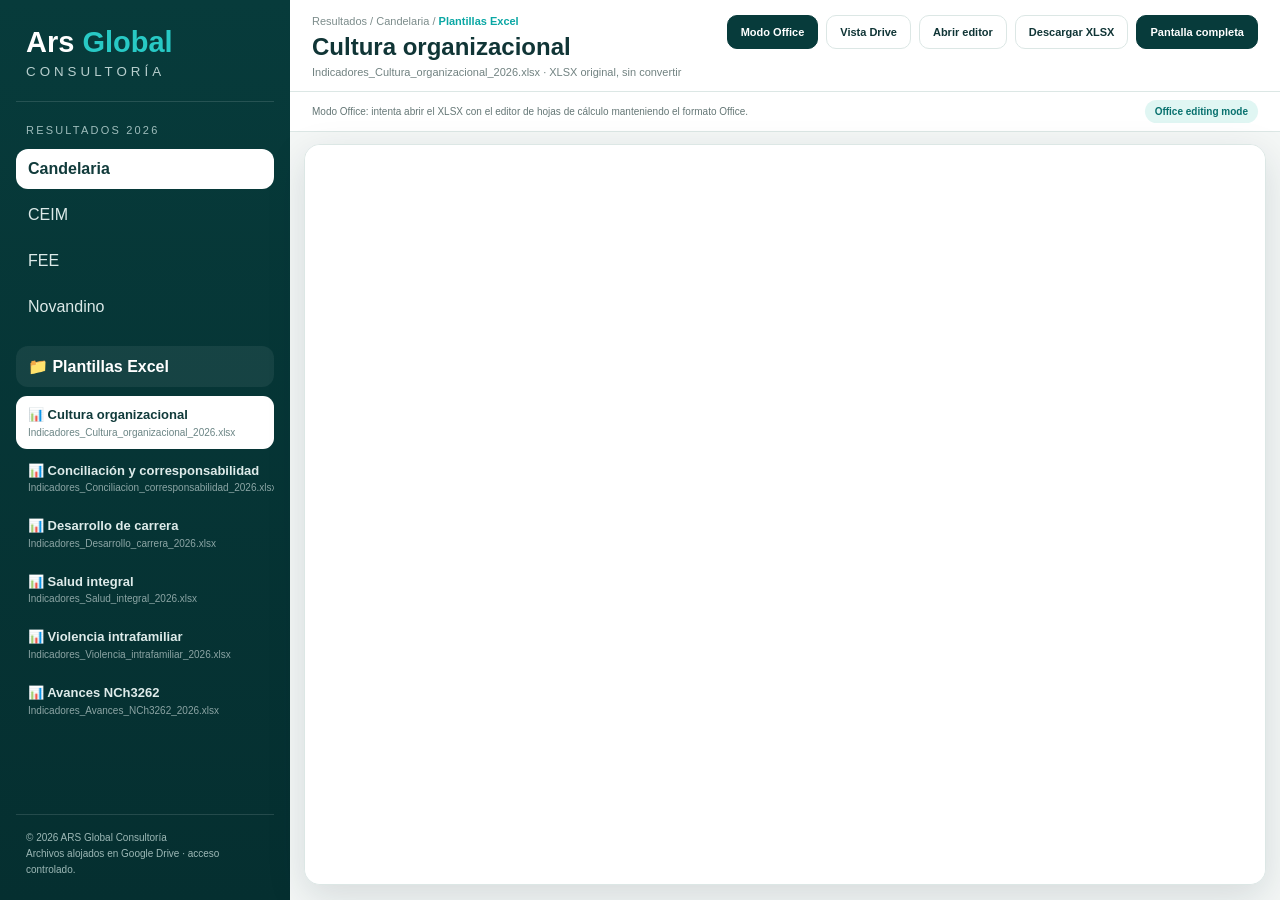
<file: ars-demo/index.html>
<!doctype html>
<html lang="es">
<head>
<meta charset="utf-8">
<meta name="viewport" content="width=device-width,initial-scale=1">
<title>ARS Global · Repositorio 2026</title>
<style>
:root{--ars:#0aa7a4;--dark:#073b3b;--bg:#f4f7f6;--line:#dce7e5;--ink:#103536;--muted:#718281}
*{box-sizing:border-box}html,body{margin:0;height:100%;font-family:Inter,Segoe UI,Arial,sans-serif;background:var(--bg);color:var(--ink)}
body{overflow:hidden}.app{height:100vh;display:grid;grid-template-columns:290px 1fr}
aside{background:linear-gradient(180deg,var(--dark),#052f30);color:#fff;padding:22px 16px;display:flex;flex-direction:column;min-height:0}
.brand{padding:4px 10px 22px;border-bottom:1px solid #ffffff20}.brand strong{font-size:29px}.brand strong span{color:#28c9c5}.brand small{display:block;letter-spacing:4px;color:#b8cfce;margin-top:5px}
.label{font-size:11px;letter-spacing:2.2px;color:#9fbdbc;margin:22px 10px 10px;text-transform:uppercase}
.org{padding:11px 12px;border-radius:12px;margin:3px 0;color:#dce9e8}.org.active{background:#fff;color:#113b3b;font-weight:800}
.folder{margin-top:16px;padding:11px 12px;border-radius:12px;background:#ffffff10;font-weight:800}
.files{margin-top:6px;overflow:auto}.file{padding:11px 12px;border-radius:11px;margin:3px 0;cursor:pointer;color:#deebea}.file:hover{background:#ffffff0f}.file.active{background:#fff;color:#113b3b}
.file b{display:block;font-size:13px;line-height:1.2}.file span{display:block;font-size:10px;opacity:.62;margin-top:4px}
.foot{margin-top:auto;border-top:1px solid #ffffff20;padding:15px 10px 0;font-size:10px;line-height:1.6;color:#9db8b6}
main{height:100vh;display:flex;flex-direction:column;min-width:0}
.top{background:#fff;border-bottom:1px solid var(--line);padding:15px 22px 13px;display:flex;justify-content:space-between;align-items:flex-start;gap:18px}
.crumb{font-size:11px;color:#7c8c8b;margin-bottom:6px}.crumb b{color:var(--ars)}h1{font-size:24px;margin:0}.sub{font-size:11px;color:var(--muted);margin-top:5px}
.actions{display:flex;gap:8px;align-items:center;flex-wrap:wrap}.btn{border:1px solid var(--line);background:#fff;color:var(--ink);padding:10px 13px;border-radius:10px;font-size:11px;font-weight:800;text-decoration:none;cursor:pointer}.btn.primary{background:var(--dark);color:#fff;border-color:var(--dark)}
.status{background:#fff;border-bottom:1px solid var(--line);padding:8px 22px;display:flex;justify-content:space-between;align-items:center;font-size:10px;color:#657776}
.badge{background:#e0f6f3;color:#08716e;padding:6px 10px;border-radius:999px;font-weight:800}
.work{flex:1;min-height:0;padding:12px 14px 15px}.viewer{height:100%;background:#fff;border:1px solid var(--line);border-radius:16px;overflow:hidden;box-shadow:0 12px 38px #1232;position:relative}
iframe{width:100%;height:100%;border:0;background:white}
@media(max-width:900px){.app{grid-template-columns:220px 1fr}.top{padding-left:16px}.work{padding:10px}}
</style>
</head>
<body>
<div class="app">
<aside>
  <div class="brand"><strong>Ars <span>Global</span></strong><small>CONSULTORÍA</small></div>
  <div class="label">Resultados 2026</div>
  <div class="org active">Candelaria</div>
  <div class="org">CEIM</div><div class="org">FEE</div><div class="org">Novandino</div>
  <div class="folder">📁 Plantillas Excel</div>
  <div id="files" class="files"></div>
  <div class="foot">© 2026 ARS Global Consultoría<br>Archivos alojados en Google Drive · acceso controlado.</div>
</aside>
<main>
<header class="top">
  <div>
    <div class="crumb">Resultados / Candelaria / <b>Plantillas Excel</b></div>
    <h1 id="title">Cultura organizacional</h1>
    <div id="sub" class="sub">XLSX original · sin convertir</div>
  </div>
  <div class="actions">
    <button id="officeBtn" class="btn primary" onclick="setMode('office')">Modo Office</button>
    <button id="driveBtn" class="btn" onclick="setMode('drive')">Vista Drive</button>
    <a id="openDrive" class="btn" target="_blank">Abrir editor</a>
    <a id="download" class="btn" target="_blank">Descargar XLSX</a>
    <button class="btn primary" onclick="full()">Pantalla completa</button>
  </div>
</header>
<div class="status"><span id="statusText">Probando el modo de edición Office de Google para el XLSX, no la vista previa oscura.</span><span id="statusBadge" class="badge">Office editing mode</span></div>
<section class="work"><div id="viewer" class="viewer"></div></section>
</main>
</div>
<script>
const books=[
 {title:"Cultura organizacional",name:"Indicadores_Cultura_organizacional_2026.xlsx",id:"1E5sL465Q5rQ5le343LrlshhDPs0auv8Y"},
 {title:"Conciliación y corresponsabilidad",name:"Indicadores_Conciliacion_corresponsabilidad_2026.xlsx",id:"1c4bFA8JO9A3Q4hXZC0EpcT3vhQa6EUzm"},
 {title:"Desarrollo de carrera",name:"Indicadores_Desarrollo_carrera_2026.xlsx",id:"1tN91CIGMyu5stmTZy8h8vYDhacXKrQL9"},
 {title:"Salud integral",name:"Indicadores_Salud_integral_2026.xlsx",id:"1g8KnVSDmPqUujfd-jMGSUln9Qx9YruRy"},
 {title:"Violencia intrafamiliar",name:"Indicadores_Violencia_intrafamiliar_2026.xlsx",id:"1gwPOtm_4Y8Om2RUgRtqH7x3LTodn5zn5"},
 {title:"Avances NCh3262",name:"Indicadores_Avances_NCh3262_2026.xlsx",id:"1YWVF68bBgU4BNhYKg8Mzw5eJh0lK0ltB"}
];
const list=document.getElementById("files"),viewer=document.getElementById("viewer"),title=document.getElementById("title"),sub=document.getElementById("sub"),openDrive=document.getElementById("openDrive"),download=document.getElementById("download"),officeBtn=document.getElementById("officeBtn"),driveBtn=document.getElementById("driveBtn"),statusText=document.getElementById("statusText"),statusBadge=document.getElementById("statusBadge");
let currentIndex=0,currentMode="office";
function renderBook(){
 const b=books[currentIndex];
 document.querySelectorAll(".file").forEach(function(x,j){x.classList.toggle("active",j===currentIndex)});
 title.textContent=b.title;
 sub.textContent=b.name+" · XLSX original, sin convertir";
 openDrive.href="https://docs.google.com/spreadsheets/d/"+b.id+"/edit?usp=drivesdk";
 download.href="https://drive.google.com/uc?export=download&id="+b.id;
 officeBtn.classList.toggle("primary",currentMode==="office");
 driveBtn.classList.toggle("primary",currentMode==="drive");
 if(currentMode==="office"){
   statusText.textContent="Modo Office: intenta abrir el XLSX con el editor de hojas de cálculo manteniendo el formato Office.";
   statusBadge.textContent="Office editing mode";
   viewer.innerHTML='<iframe id="driveFrame" allowfullscreen src="https://docs.google.com/spreadsheets/d/'+b.id+'/edit?rm=minimal&embedded=true"></iframe>';
 }else{
   statusText.textContent="Vista Drive de respaldo. Esta es la que mostró los triángulos de advertencia en algunos libros.";
   statusBadge.textContent="Drive preview";
   viewer.innerHTML='<iframe id="driveFrame" allowfullscreen src="https://drive.google.com/file/d/'+b.id+'/preview"></iframe>';
 }
}
function openBook(i){currentIndex=i;renderBook()}
function setMode(m){currentMode=m;renderBook()}
books.forEach(function(b,i){const d=document.createElement("div");d.className="file";d.innerHTML='<b>📊 '+b.title+'</b><span>'+b.name+'</span>';d.onclick=function(){openBook(i)};list.appendChild(d)});
function full(){const el=document.getElementById("driveFrame")||viewer;if(el.requestFullscreen)el.requestFullscreen()}
openBook(0);
</script>
</body></html>
</file>
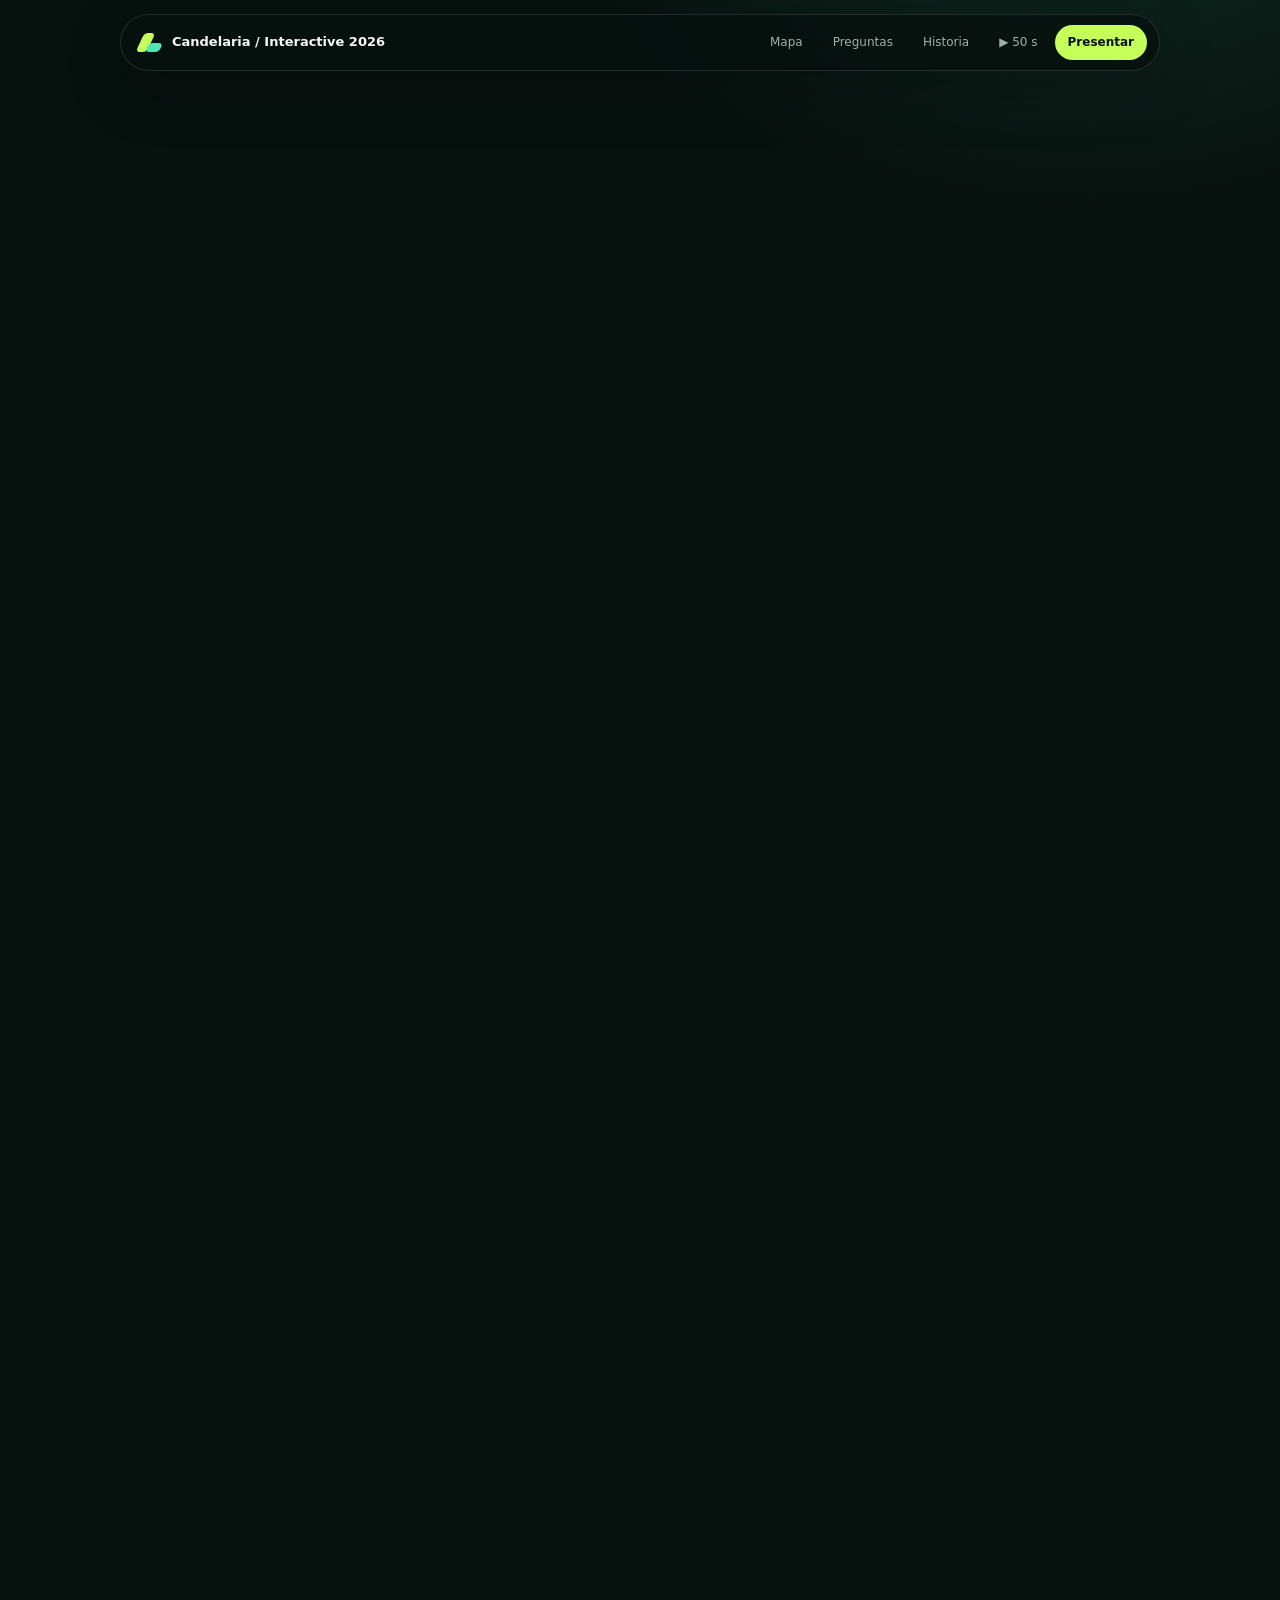
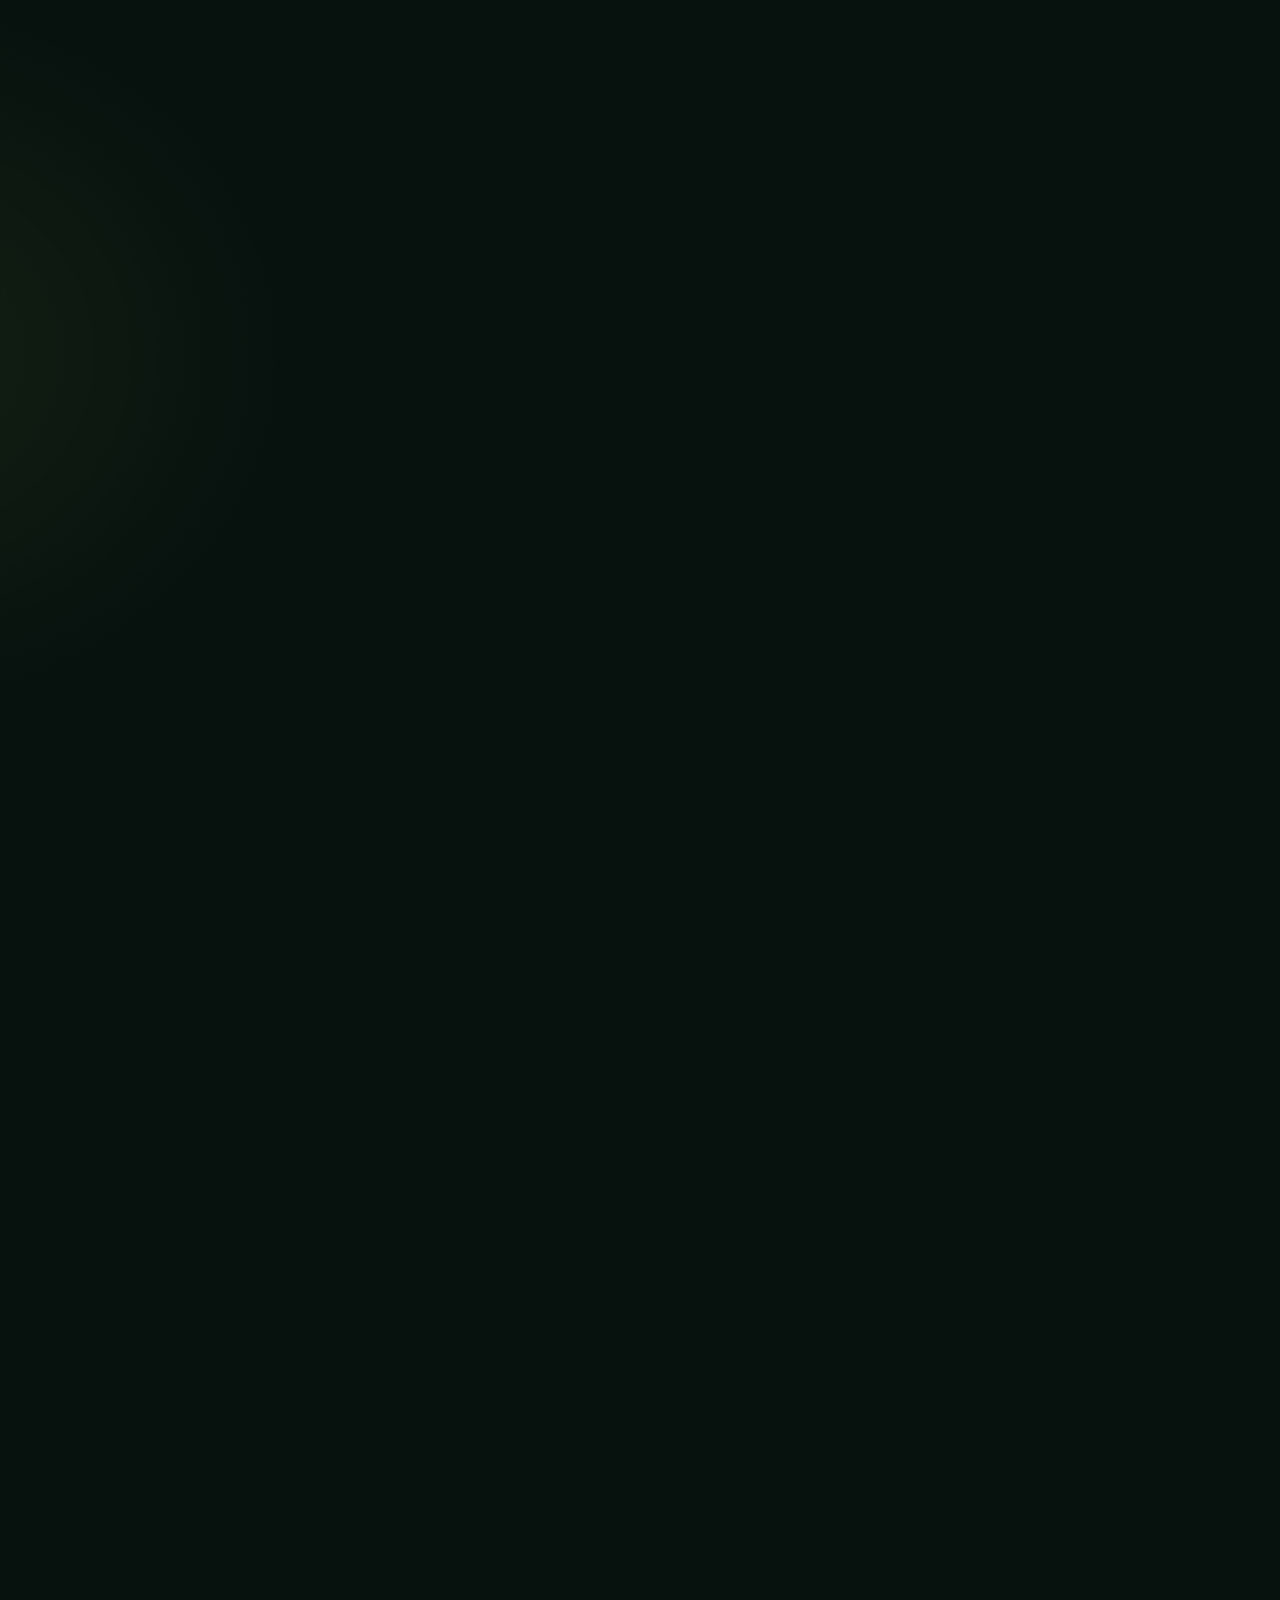
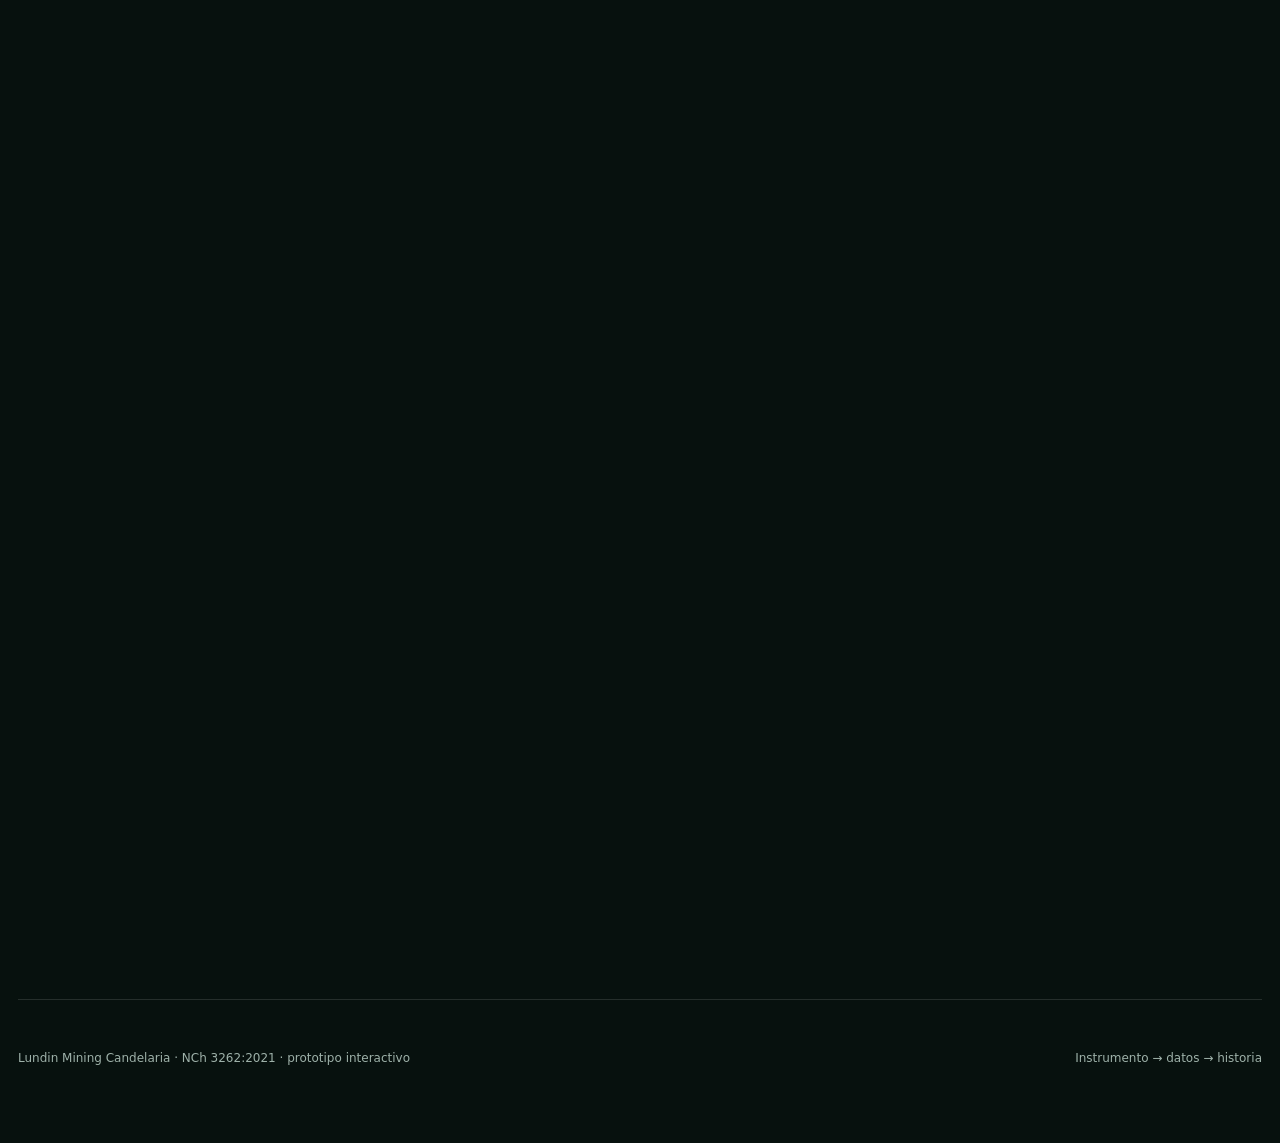
<file: candelaria-interactive-2026/index.html>
<!doctype html>
<html lang="es">
<head>
<meta charset="utf-8"><meta name="viewport" content="width=device-width,initial-scale=1">
<title>Candelaria Interactive 2026</title>
<meta name="description" content="Explorador interactivo del instrumento NCh 3262:2021 de Lundin Mining Candelaria">
<style>
:root{--bg:#07110e;--bg2:#0b1713;--ink:#f6f8f7;--muted:#9eb1a9;--line:rgba(255,255,255,.12);--lime:#c4ff5a;--mint:#51e6b6;--amber:#ffd166;--red:#ff7b70;--blue:#74c0fc;--max:1280px;--r:28px}
*{box-sizing:border-box}html{scroll-behavior:smooth}body{margin:0;background:radial-gradient(900px 700px at 85% -5%,rgba(81,230,182,.15),transparent 64%),radial-gradient(700px 600px at -10% 45%,rgba(196,255,90,.07),transparent 60%),var(--bg);color:var(--ink);font-family:Inter,ui-sans-serif,system-ui,-apple-system,"Segoe UI",sans-serif;line-height:1.45;overflow-x:hidden}body:before{content:"";position:fixed;inset:0;pointer-events:none;opacity:.15;background-image:linear-gradient(rgba(255,255,255,.018) 1px,transparent 1px),linear-gradient(90deg,rgba(255,255,255,.018) 1px,transparent 1px);background-size:42px 42px}button,input{font:inherit}a{color:inherit;text-decoration:none}.wrap{width:min(var(--max),calc(100% - 36px));margin:auto}
.nav{position:fixed;z-index:50;top:14px;left:50%;transform:translateX(-50%);width:min(1040px,calc(100% - 24px));display:flex;align-items:center;justify-content:space-between;padding:10px 12px 10px 18px;border:1px solid var(--line);background:rgba(7,17,14,.8);backdrop-filter:blur(20px);border-radius:999px;box-shadow:0 18px 60px rgba(0,0,0,.22)}.brand{display:flex;gap:10px;align-items:center;font-weight:800;font-size:13px}.mark{width:23px;height:23px;position:relative}.mark:before,.mark:after{content:"";position:absolute;border-radius:4px;transform:skew(-25deg)}.mark:before{inset:2px 11px 2px 1px;background:var(--lime)}.mark:after{inset:12px 1px 2px 8px;background:var(--mint)}.navlinks{display:flex;gap:4px}.navlinks a,.navlinks button{border:0;background:transparent;color:var(--muted);padding:9px 13px;border-radius:999px;cursor:pointer;font-size:12px}.navlinks a:hover,.navlinks button:hover{color:#fff;background:rgba(255,255,255,.06)}.navlinks .primary{background:var(--lime);color:#07110e;font-weight:900}
.hero{min-height:100svh;padding:150px 0 76px;display:grid;align-items:center}.hero-grid{display:grid;grid-template-columns:1.15fr .85fr;gap:50px;align-items:center}.eyebrow{font-size:11px;letter-spacing:.16em;text-transform:uppercase;color:var(--lime);font-weight:900;display:flex;gap:8px;align-items:center}.dot{width:7px;height:7px;border-radius:50%;background:var(--lime);box-shadow:0 0 18px var(--lime)}h1{font-size:clamp(58px,8.5vw,126px);line-height:.86;letter-spacing:-.067em;margin:21px 0 28px;max-width:900px}.outline{color:transparent;-webkit-text-stroke:1px rgba(245,248,246,.66)}.lead{font-size:clamp(18px,2vw,24px);color:#c4d0cb;max-width:760px}.actions{display:flex;gap:11px;flex-wrap:wrap;margin-top:32px}.btn{border:1px solid var(--line);background:rgba(255,255,255,.045);color:#fff;border-radius:999px;padding:13px 18px;font-weight:800;cursor:pointer}.btn:hover{transform:translateY(-2px);background:rgba(255,255,255,.08)}.btn.primary{background:var(--lime);color:#08120e;border-color:transparent}.hero-visual{aspect-ratio:1;max-width:480px;margin-left:auto;position:relative;display:grid;place-items:center}.hero-visual:before,.hero-visual:after{content:"";position:absolute;border:1px solid rgba(255,255,255,.12);border-radius:50%;inset:1%;animation:spin 28s linear infinite}.hero-visual:after{inset:17%;border-style:dashed;animation-direction:reverse;animation-duration:19s}.core{width:62%;aspect-ratio:1;border-radius:50%;background:radial-gradient(circle at 30% 26%,#dcff9b 0 7%,#88efba 20%,#17624e 52%,#091712 75%);box-shadow:0 0 100px rgba(81,230,182,.22),inset -25px -30px 60px rgba(0,0,0,.42);display:grid;place-items:center;position:relative}.core b{font-size:clamp(64px,7vw,94px);letter-spacing:-.08em;color:#07110e}.core span{position:absolute;bottom:24%;font-size:11px;letter-spacing:.13em;text-transform:uppercase;color:#0d281e;font-weight:900}.float-card{position:absolute;right:0;bottom:8%;border:1px solid var(--line);background:rgba(7,17,14,.8);backdrop-filter:blur(12px);border-radius:16px;padding:11px 13px;color:var(--muted);font-size:12px}@keyframes spin{to{transform:rotate(360deg)}}
.section{padding:105px 0}.head{display:grid;grid-template-columns:.85fr 1.15fr;gap:45px;margin-bottom:42px}.kicker{font-size:11px;letter-spacing:.15em;text-transform:uppercase;font-weight:900;color:var(--lime)}h2{font-size:clamp(40px,5.6vw,78px);letter-spacing:-.05em;line-height:.94;margin:9px 0}.copy{font-size:18px;color:var(--muted);padding-top:20px;max-width:680px}.meta-grid{display:grid;grid-template-columns:repeat(4,1fr);gap:12px}.meta{border:1px solid var(--line);background:linear-gradient(145deg,rgba(255,255,255,.055),rgba(255,255,255,.02));border-radius:24px;padding:22px;min-height:180px}.meta small{color:var(--muted);font-weight:700}.meta strong{font-size:48px;display:block;margin-top:38px;letter-spacing:-.06em}.meta p{font-size:12px;color:var(--muted);margin:5px 0 0}
.info{border:1px solid rgba(196,255,90,.22);background:rgba(196,255,90,.055);border-radius:17px;padding:14px 16px;color:#dff5b6;font-size:13px;display:flex;gap:10px;margin-bottom:18px}.dims{display:grid;grid-template-columns:repeat(2,1fr);gap:13px}.dim{border:1px solid var(--line);background:rgba(255,255,255,.032);border-radius:25px;padding:22px;cursor:pointer;transition:.25s;min-height:205px;position:relative;overflow:hidden}.dim:hover{transform:translateY(-3px);background:rgba(255,255,255,.055)}.dim:after{content:"";position:absolute;width:170px;height:170px;border-radius:50%;right:-75px;bottom:-75px;background:var(--a);opacity:.08;filter:blur(25px)}.dim-top{display:flex;align-items:center;justify-content:space-between;gap:12px}.tag{font-size:10px;text-transform:uppercase;letter-spacing:.12em;border:1px solid var(--line);border-radius:999px;padding:6px 8px;color:var(--muted)}.dim h3{font-size:28px;letter-spacing:-.035em;margin:28px 0 8px}.dim p{color:var(--muted);font-size:13px;max-width:560px}.dim .go{position:absolute;right:21px;bottom:18px;color:var(--a);font-size:20px}
.explorer{display:grid;grid-template-columns:290px 1fr;gap:14px}.panel{border:1px solid var(--line);border-radius:var(--r);background:rgba(255,255,255,.03);padding:22px}.search{width:100%;background:rgba(255,255,255,.04);border:1px solid var(--line);border-radius:14px;color:#fff;padding:12px 13px;outline:none}.filter-list{display:grid;gap:7px;margin-top:14px}.filter{border:1px solid transparent;background:transparent;color:var(--muted);text-align:left;padding:10px 11px;border-radius:12px;cursor:pointer;font-size:12px}.filter.active{background:var(--lime);color:#07110e;font-weight:900}.q-list{display:grid;gap:9px}.q{border:1px solid var(--line);border-radius:18px;padding:17px 18px;background:rgba(255,255,255,.022);display:grid;grid-template-columns:68px 1fr auto;gap:13px;align-items:start}.qnum{color:var(--lime);font-weight:900;font-size:12px}.qtext{font-weight:650}.qpage{font-size:11px;color:var(--muted);border:1px solid var(--line);padding:5px 7px;border-radius:999px}.empty{padding:40px;text-align:center;color:var(--muted)}
.story-grid{display:grid;grid-template-columns:1fr 1fr;gap:14px}.story-card{border:1px solid var(--line);background:rgba(255,255,255,.032);border-radius:28px;padding:28px;min-height:330px}.story-card h3{font-size:34px;letter-spacing:-.04em;margin:8px 0 12px}.story-card p{color:var(--muted)}.five{display:grid;gap:12px;margin-top:24px}.five div{display:grid;grid-template-columns:34px 1fr;gap:10px;align-items:center;color:#dce6e2;font-size:13px}.five b{width:30px;height:30px;border-radius:50%;display:grid;place-items:center;background:var(--lime);color:#07110e}
.final{border:1px solid rgba(196,255,90,.2);background:radial-gradient(700px 260px at 50% 120%,rgba(196,255,90,.12),transparent 70%),rgba(255,255,255,.03);border-radius:34px;min-height:370px;display:grid;place-items:center;text-align:center;padding:35px}.final h3{font-size:clamp(42px,6vw,76px);letter-spacing:-.055em;line-height:.94;margin:10px 0 13px}.final p{max-width:720px;color:var(--muted);font-size:17px;margin:auto}.footer{border-top:1px solid var(--line);padding:50px 0 76px;display:flex;justify-content:space-between;gap:20px;color:var(--muted);font-size:12px}
.reveal{opacity:0;transform:translateY(24px);transition:.8s cubic-bezier(.16,1,.3,1)}.reveal.on{opacity:1;transform:none}
.drawer{position:fixed;inset:0;z-index:70;display:none}.drawer.show{display:block}.shade{position:absolute;inset:0;background:rgba(0,0,0,.68);backdrop-filter:blur(8px)}.drawer-card{position:absolute;right:0;top:0;bottom:0;width:min(650px,92vw);background:#0a1612;border-left:1px solid var(--line);padding:34px;overflow:auto}.close{float:right;width:38px;height:38px;border-radius:50%;border:1px solid var(--line);background:transparent;color:#fff;cursor:pointer}.drawer-card h3{font-size:42px;letter-spacing:-.045em;margin:22px 0 10px}.drawer-card .qmini{padding:13px 0;border-bottom:1px solid var(--line);color:#dbe4e0;font-size:14px}
.story-mode{position:fixed;inset:0;z-index:100;background:#06100d;display:none;overflow:hidden}.story-mode.show{display:block}.story-bg{position:absolute;inset:0;background:radial-gradient(900px 600px at 85% 15%,rgba(81,230,182,.15),transparent 65%)}.story-scene{position:absolute;inset:0;padding:clamp(32px,6vw,90px);display:flex;flex-direction:column;justify-content:center;opacity:0;transform:scale(.985) translateY(16px);transition:.65s ease;pointer-events:none}.story-scene.active{opacity:1;transform:none;pointer-events:auto}.story-scene .sn{position:absolute;top:34px;left:44px;color:var(--lime);font-weight:900;font-size:13px}.story-scene h3{font-size:clamp(52px,8vw,118px);line-height:.87;letter-spacing:-.065em;max-width:1100px;margin:0 0 24px}.story-scene p{font-size:clamp(18px,2.2vw,30px);color:#b9c8c2;max-width:900px}.story-controls{position:absolute;z-index:5;left:44px;right:44px;bottom:28px;display:flex;align-items:center;gap:10px}.story-controls button{width:42px;height:42px;border-radius:50%;border:1px solid var(--line);background:rgba(255,255,255,.05);color:#fff;cursor:pointer}.story-bar{height:5px;flex:1;border-radius:999px;background:rgba(255,255,255,.08);overflow:hidden}.story-progress{height:100%;width:0;background:var(--lime)}.story-close{position:absolute;right:34px;top:30px;z-index:7;border:1px solid var(--line);background:rgba(255,255,255,.04);color:#fff;border-radius:999px;padding:10px 15px;cursor:pointer}
@media(max-width:900px){.navlinks a{display:none}.hero-grid,.head,.explorer,.story-grid{grid-template-columns:1fr}.hero-visual{margin:35px auto 0;max-width:350px}.meta-grid{grid-template-columns:1fr 1fr}.dims{grid-template-columns:1fr}.section{padding:78px 0}.q{grid-template-columns:50px 1fr}.qpage{grid-column:2}.footer{flex-direction:column}}@media(max-width:560px){.meta-grid{grid-template-columns:1fr}.wrap{width:calc(100% - 24px)}.hero{padding-top:125px}.navlinks button:not(.primary){display:none}}
</style>
</head>
<body>
<nav class="nav"><div class="brand"><span class="mark"></span>Candelaria / Interactive 2026</div><div class="navlinks"><a href="#mapa">Mapa</a><a href="#preguntas">Preguntas</a><a href="#historia">Historia</a><button id="storyBtn">▶ 50 s</button><button class="primary" id="fullBtn">Presentar</button></div></nav>
<section class="hero"><div class="wrap hero-grid"><div class="reveal"><div class="eyebrow"><span class="dot"></span>Instrumento real · Agosto 2026</div><h1>Entender el estudio<br><span class="outline">antes de mirar números.</span></h1><p class="lead">Esta versión convierte las 34 páginas del cuestionario en una experiencia navegable. El objetivo es que cualquier persona entienda qué se está midiendo, por qué y cómo se conecta cada dimensión.</p><div class="actions"><a class="btn primary" href="#mapa">Explorar el estudio</a><button class="btn" id="storyBtn2">▶ Ver historia automática</button></div></div><div class="hero-visual reveal"><div class="core"><b>37</b><span>preguntas</span></div><div class="float-card">10 dimensiones + evaluación final · 8–10 min · anónima y confidencial</div></div></div></section>
<section class="section" id="mapa"><div class="wrap"><div class="head reveal"><div><div class="kicker">01 — Mapa del instrumento</div><h2>Qué mide<br>realmente.</h2></div><p class="copy">No es un dashboard de indicadores todavía. Es el mapa completo de la medición que alimentará los resultados: desde caracterización hasta cultura y evaluación de avances.</p></div><div class="meta-grid reveal"><div class="meta"><small>Preguntas</small><strong>37</strong><p>Recorrido completo del instrumento.</p></div><div class="meta"><small>Arquitectura</small><strong>10+1</strong><p>10 dimensiones + evaluación final.</p></div><div class="meta"><small>Páginas</small><strong>34</strong><p>Documento fuente.</p></div><div class="meta"><small>Duración</small><strong>8–10</strong><p>minutos estimados.</p></div></div><div class="info reveal" style="margin-top:16px">✓ Esta versión no inventa resultados: usa únicamente contenido del instrumento. Cuando conectemos la base, el mismo sistema mostrará porcentajes, brechas y aperturas.</div><div class="dims" id="dims"></div></div></section>
<section class="section" id="preguntas"><div class="wrap"><div class="head reveal"><div><div class="kicker">02 — Explorador</div><h2>Las 37 preguntas,<br>sin perderse.</h2></div><p class="copy">Busca por palabras como <em>acoso</em>, <em>conciliación</em>, <em>discapacidad</em> o <em>liderazgo</em>. También puedes filtrar por dimensión.</p></div><div class="explorer"><aside class="panel reveal"><input class="search" id="search" placeholder="Buscar pregunta…"><div class="filter-list" id="filters"></div></aside><div class="panel reveal"><div class="q-list" id="qlist"></div></div></div></div></section>
<section class="section" id="historia"><div class="wrap"><div class="head reveal"><div><div class="kicker">03 — Lectura ejecutiva</div><h2>De cuestionario<br>a narrativa.</h2></div><p class="copy">Lo importante es que la medición se pueda contar. Estas son cuatro capas que luego pueden transformarse directamente en capítulos de resultados.</p></div><div class="story-grid"><article class="story-card reveal"><div class="kicker">Igualdad de oportunidades</div><h3>¿Quién puede avanzar?</h3><p>El instrumento observa ascenso, visibilidad del talento, acceso a cargos, capacitación y equivalencia salarial.</p></article><article class="story-card reveal"><div class="kicker" style="color:var(--red)">Ambiente laboral</div><h3>¿Qué tan seguro es trabajar aquí?</h3><p>Se pregunta por trato respetuoso, discriminación, acoso laboral, acoso sexual, actores involucrados y situaciones observadas.</p></article><article class="story-card reveal"><div class="kicker" style="color:var(--mint)">Conciliación + salud</div><h3>¿Cómo conviven trabajo y vida?</h3><p>Beneficios, jefaturas, desconexión, cuidados, actividad física, alimentación, malestar anímico y factores asociados.</p></article><article class="story-card reveal"><div class="kicker">Cultura + avances</div><h3>¿La organización está cambiando?</h3><p>La última parte conecta liderazgo inclusivo y disposición al cambio con una evaluación 1–7 de cinco ámbitos.</p><div class="five"><div><b>1</b>Liderazgo inclusivo</div><div><b>2</b>Tensiones entre hombres y mujeres</div><div><b>3</b>Incorporación de mujeres</div><div><b>4</b>Ambiente laboral</div><div><b>5</b>Conciliación</div></div></article></div></div></section>
<section class="section"><div class="wrap"><div class="final reveal"><div><div class="eyebrow" style="justify-content:center"><span class="dot"></span>El producto que estamos construyendo</div><h3>Una sola medición.<br>Web + presentación + video.</h3><p>La estructura del cuestionario ya está convertida en datos. Cuando conectemos la base de respuestas, este mismo sitio podrá mostrar resultados reales por dimensión, filtros y brechas sin rehacer la interfaz.</p><div class="actions" style="justify-content:center"><button class="btn primary" id="storyBtn3">▶ Reproducir historia</button><button class="btn" onclick="window.print()">Imprimir / PDF</button></div></div></div></div></section>
<footer class="wrap footer"><span>Lundin Mining Candelaria · NCh 3262:2021 · prototipo interactivo</span><span>Instrumento → datos → historia</span></footer>
<div class="drawer" id="drawer"><div class="shade" id="shade"></div><div class="drawer-card"><button class="close" id="drawerClose">×</button><div class="kicker" id="drawerK"></div><h3 id="drawerTitle"></h3><p id="drawerDesc" style="color:var(--muted)"></p><div id="drawerQs"></div></div></div>
<div class="story-mode" id="story"><div class="story-bg"></div><button class="story-close" id="storyClose">Salir</button><div id="storyScenes"></div><div class="story-controls"><button id="prev">‹</button><button id="play">Ⅱ</button><button id="next">›</button><div class="story-bar"><div class="story-progress" id="storyProgress"></div></div></div></div>
<script>
let DATA, flat=[], currentDim='all';
const storyData=[
 ['Candelaria 2026','Un diagnóstico para fortalecer igualdad de género y conciliación.'],
 ['37 preguntas. 10 dimensiones + cierre.','Un instrumento anónimo y confidencial que recorre persona, hogar, organización y cultura, más una evaluación final de avances.'],
 ['Igualdad de oportunidades','Ascenso, talento, contratación, formación y remuneración.'],
 ['Ambiente laboral libre de violencia','Trato seguro, discriminación, acoso laboral, acoso sexual y prevención.'],
 ['Conciliación y salud integral','Medidas, desconexión, cuidados y bienestar.'],
 ['Infraestructura y cultura','Accesibilidad, EPP, liderazgo inclusivo y cambio conductual.'],
 ['Avances en los últimos 3 años','Cinco ámbitos evaluados en una escala de 1 a 7.'],
 ['El siguiente paso','Conectar la base de respuestas y transformar cada dimensión en resultados, brechas y video ejecutivo.']
];
async function boot(){DATA=await fetch('./data/candelaria.json').then(r=>r.json());buildDims();buildQuestions();buildStory();reveal()}
function buildDims(){const el=document.getElementById('dims');DATA.dimensions.forEach((d,i)=>{el.insertAdjacentHTML('beforeend',`<article class="dim reveal" data-id="${d.id}" style="--a:${d.accent}"><div class="dim-top"><span class="tag">Preg. ${d.q}</span><span class="tag">p. ${d.pages}</span></div><h3>${d.name}</h3><p>${d.short}</p><span class="go">↗</span></article>`)});el.onclick=e=>{const c=e.target.closest('.dim');if(!c)return;openDim(c.dataset.id)}}
function buildQuestions(){DATA.dimensions.forEach(d=>d.questions.forEach((q,i)=>{const m=q.match(/^(\d+)/);flat.push({dim:d.id,name:d.name,page:d.pages,text:q,number:m?m[1]:'·'})}));const f=document.getElementById('filters');f.innerHTML='<button class="filter active" data-id="all">Todas las dimensiones</button>'+DATA.dimensions.map(d=>`<button class="filter" data-id="${d.id}">${d.name}</button>`).join('');f.onclick=e=>{if(!e.target.matches('.filter'))return;document.querySelectorAll('.filter').forEach(x=>x.classList.remove('active'));e.target.classList.add('active');currentDim=e.target.dataset.id;renderQs()};document.getElementById('search').oninput=renderQs;renderQs()}
function renderQs(){const term=document.getElementById('search').value.trim().toLowerCase();let rows=flat.filter(q=>(currentDim==='all'||q.dim===currentDim)&&(!term||(q.text+' '+q.name).toLowerCase().includes(term)));document.getElementById('qlist').innerHTML=rows.length?rows.map(q=>`<div class="q"><div class="qnum">P${q.number}</div><div class="qtext">${q.text}</div><div class="qpage">p. ${q.page}</div></div>`).join(''):'<div class="empty">No encontramos preguntas con ese filtro.</div>'}
function openDim(id){const d=DATA.dimensions.find(x=>x.id===id);document.getElementById('drawerK').textContent=`Preguntas ${d.q} · páginas ${d.pages}`;document.getElementById('drawerTitle').textContent=d.name;document.getElementById('drawerDesc').textContent=d.short;document.getElementById('drawerQs').innerHTML=d.questions.map(x=>`<div class="qmini">${x}</div>`).join('');document.getElementById('drawer').classList.add('show')}
document.getElementById('drawerClose').onclick=()=>drawer.classList.remove('show');document.getElementById('shade').onclick=()=>drawer.classList.remove('show');
let sidx=0,timer=null,playing=true;function buildStory(){document.getElementById('storyScenes').innerHTML=storyData.map((s,i)=>`<section class="story-scene ${i===0?'active':''}" data-i="${i}"><div class="sn">${String(i+1).padStart(2,'0')} / ${String(storyData.length).padStart(2,'0')}</div><h3>${s[0]}</h3><p>${s[1]}</p></section>`).join('')}
function showStory(i){sidx=(i+storyData.length)%storyData.length;document.querySelectorAll('.story-scene').forEach((s,j)=>s.classList.toggle('active',j===sidx));document.getElementById('storyProgress').style.width=((sidx+1)/storyData.length*100)+'%'}
function openStory(){document.getElementById('story').classList.add('show');showStory(0);playing=true;play.textContent='Ⅱ';clearInterval(timer);timer=setInterval(()=>showStory(sidx+1),5500)}function closeStory(){document.getElementById('story').classList.remove('show');clearInterval(timer)}
['storyBtn','storyBtn2','storyBtn3'].forEach(id=>document.getElementById(id).onclick=openStory);document.getElementById('storyClose').onclick=closeStory;document.getElementById('next').onclick=()=>showStory(sidx+1);document.getElementById('prev').onclick=()=>showStory(sidx-1);document.getElementById('play').onclick=()=>{playing=!playing;play.textContent=playing?'Ⅱ':'▶';clearInterval(timer);if(playing)timer=setInterval(()=>showStory(sidx+1),5500)};document.getElementById('fullBtn').onclick=()=>document.documentElement.requestFullscreen?.();
function reveal(){const io=new IntersectionObserver(es=>es.forEach(e=>{if(e.isIntersecting)e.target.classList.add('on')}),{threshold:.12});document.querySelectorAll('.reveal').forEach(x=>io.observe(x))}
boot();
</script></body></html>
</file>
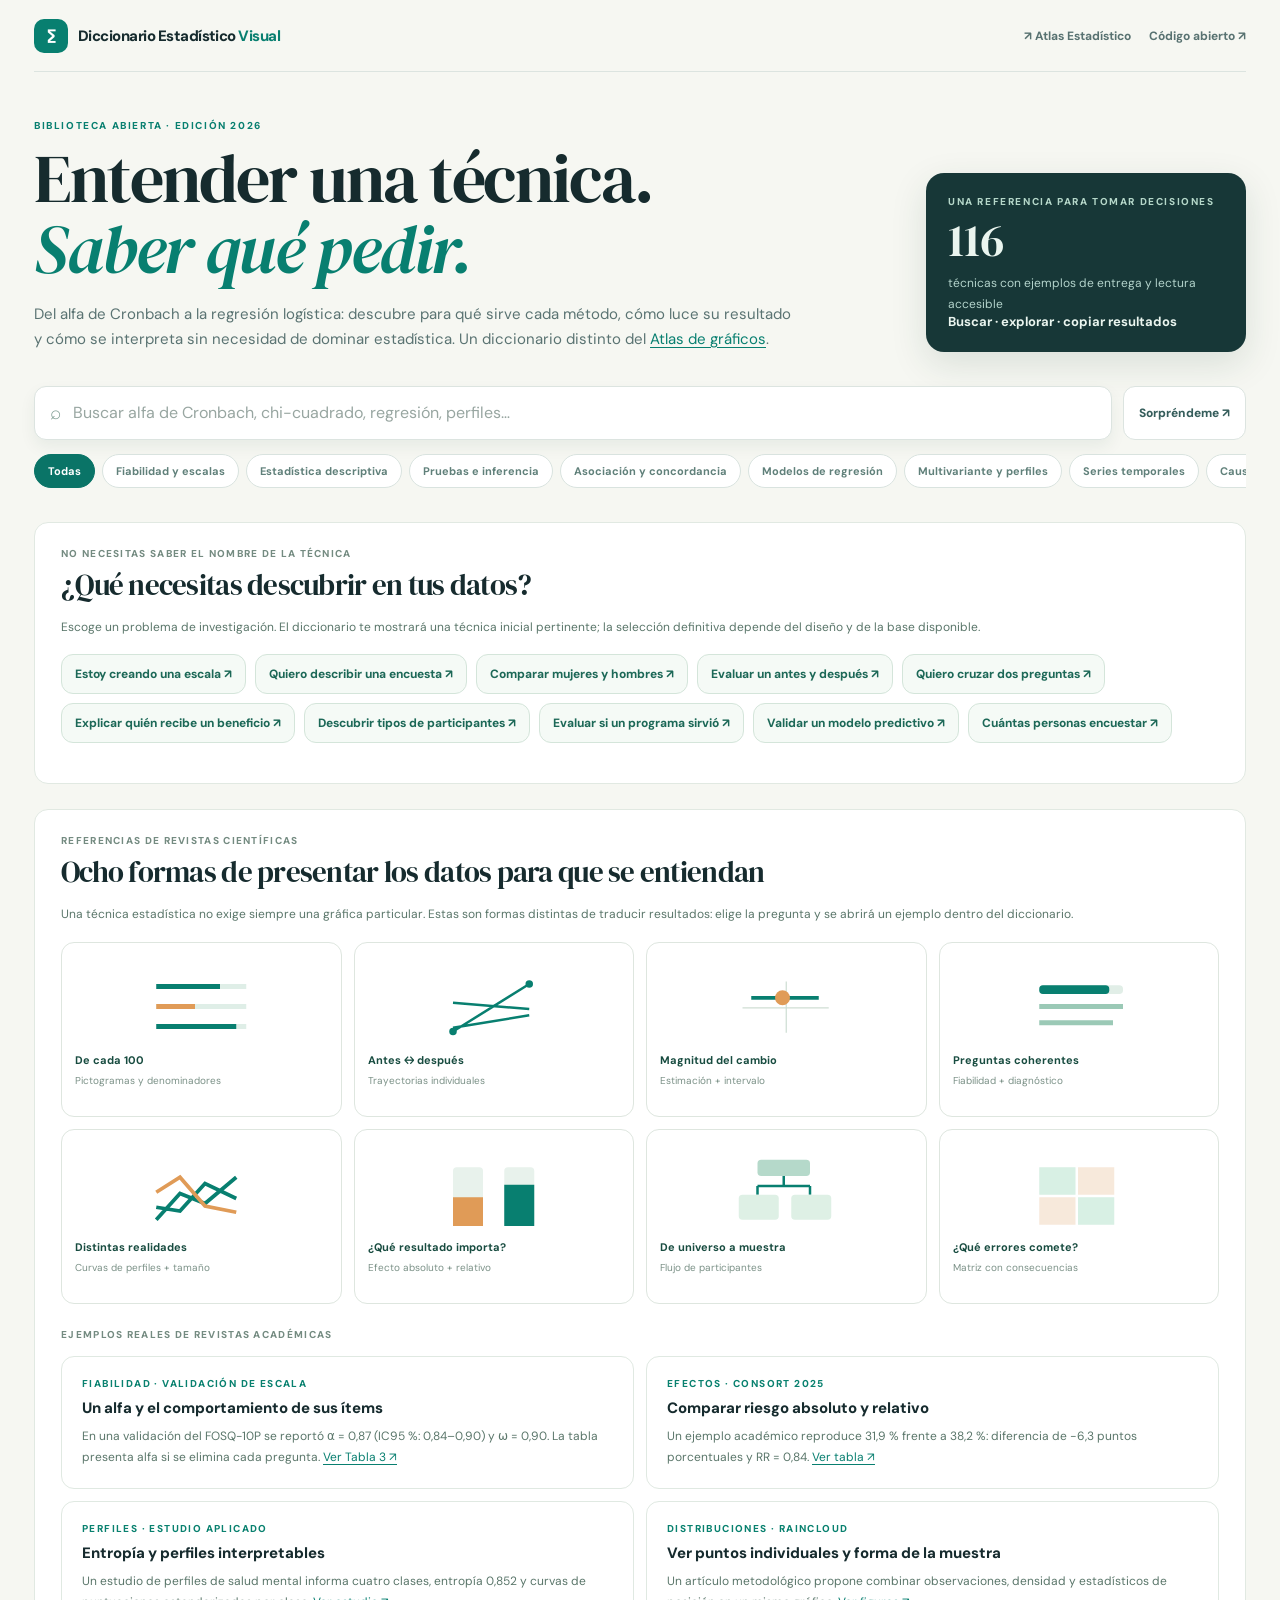
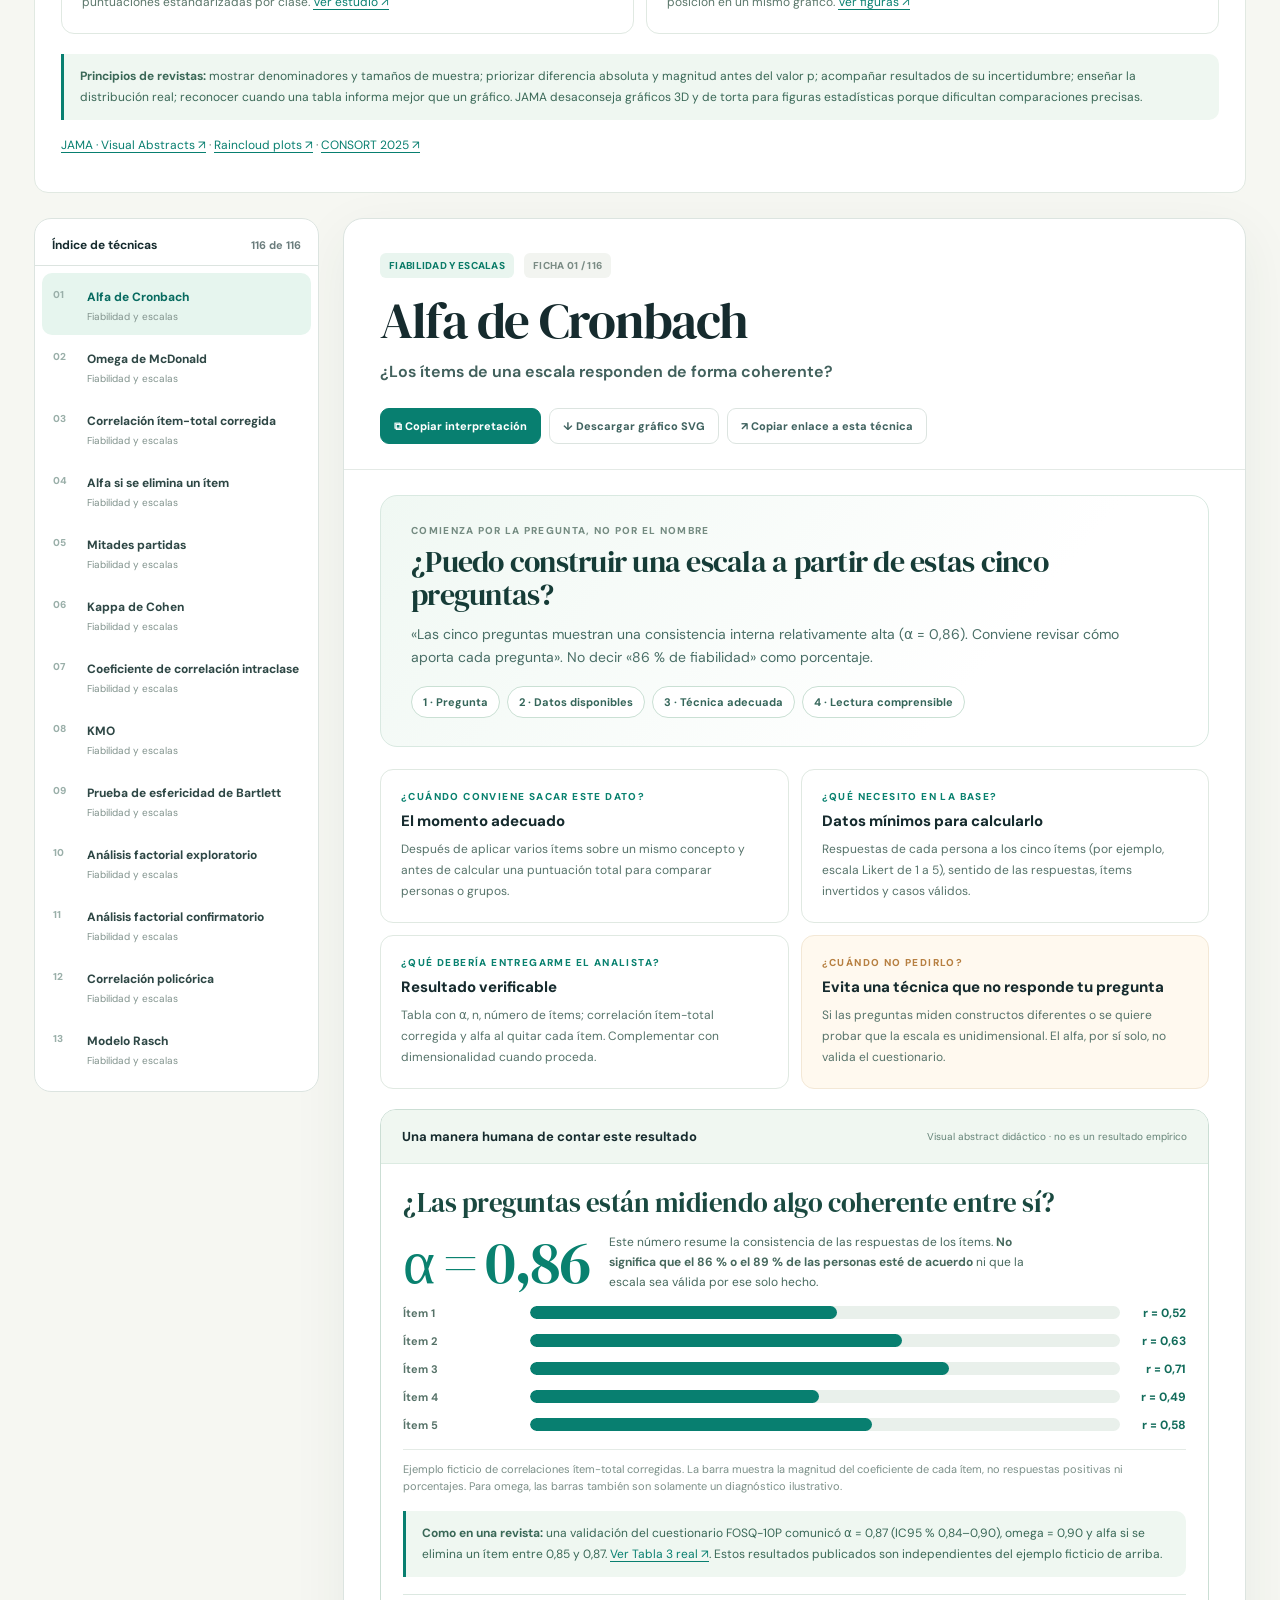
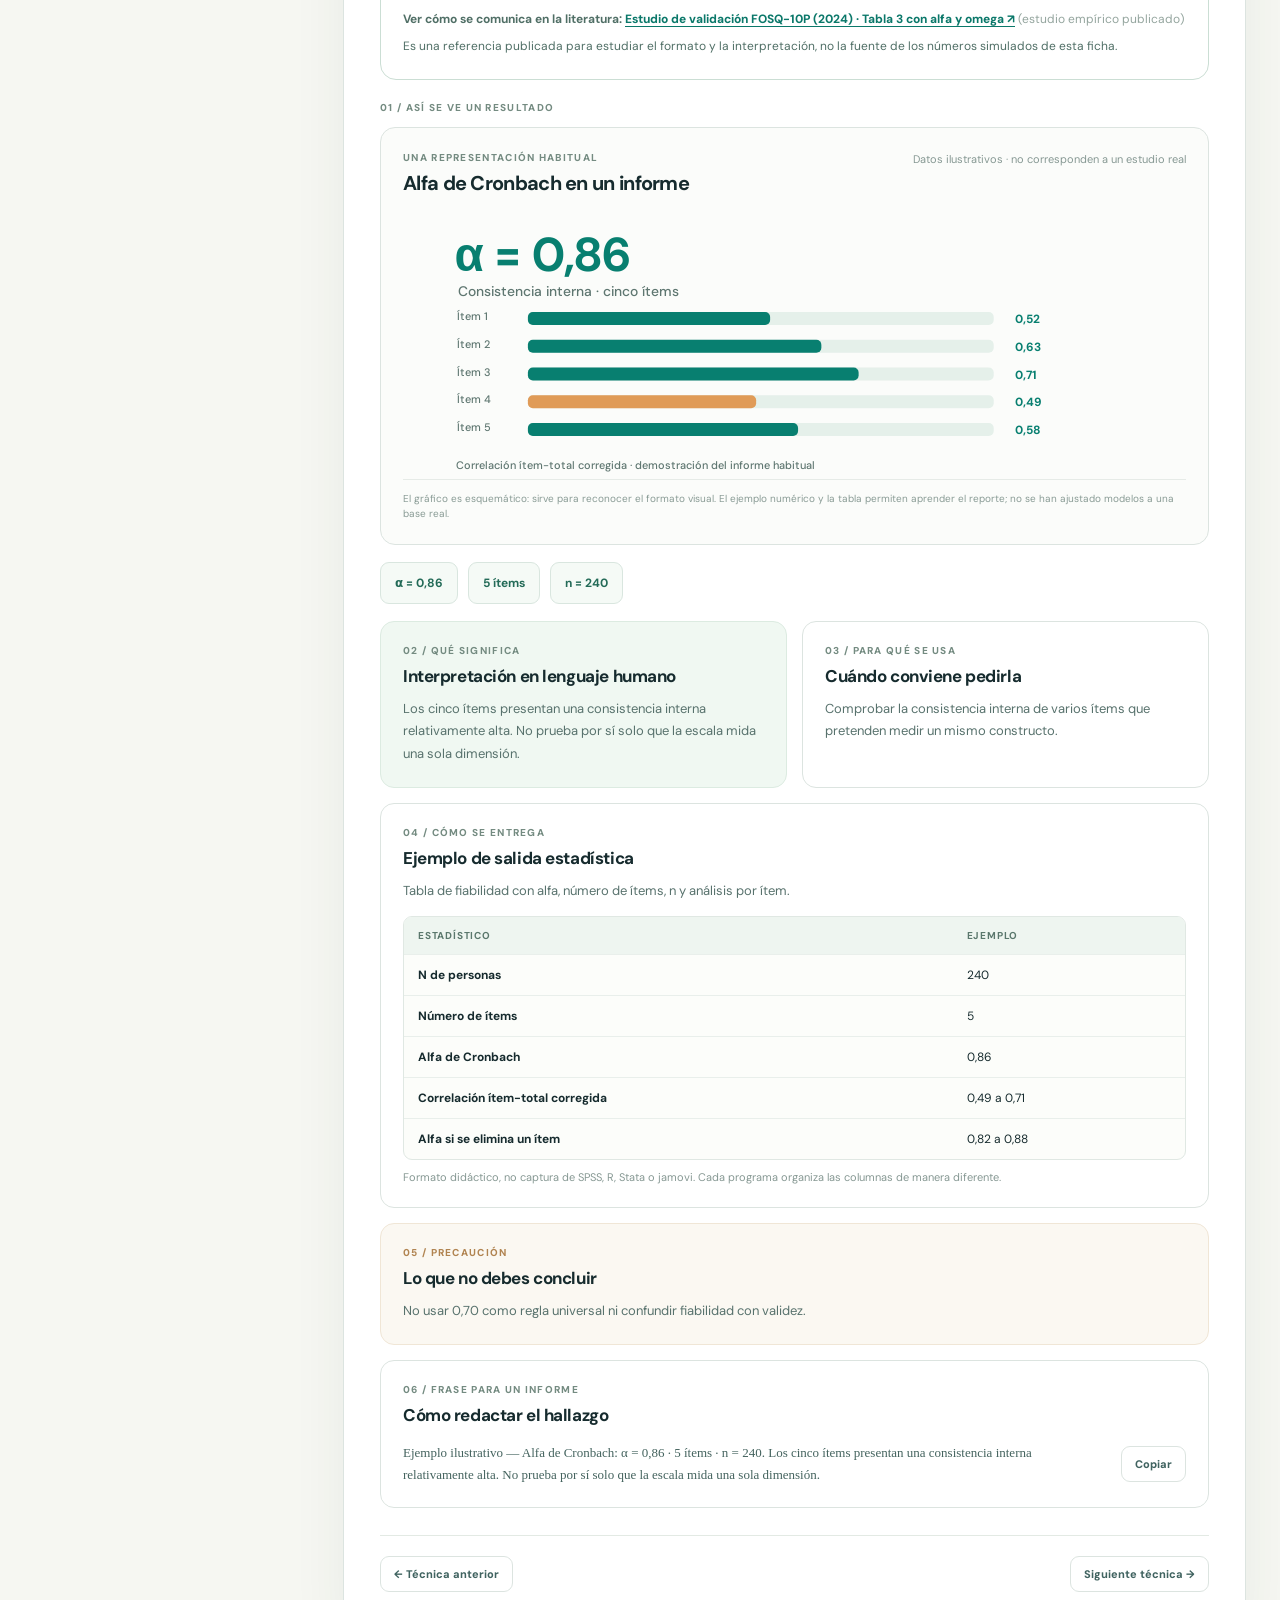
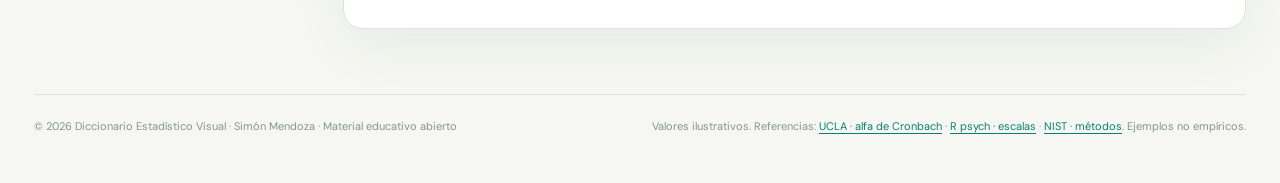
<file: diccionario-estadistico/index.html>
<!doctype html>
<html lang="es"><head><meta charset="utf-8"><meta name="viewport" content="width=device-width,initial-scale=1">
<title>Diccionario Estadístico Visual — qué es, cómo se entrega y cómo se interpreta</title>
<meta name="description" content="Diccionario visual e interactivo de métodos estadísticos: ejemplos de tablas, gráficos, interpretación en lenguaje cotidiano y modelos para reportar resultados.">
<meta name="theme-color" content="#f7f7f2">
<style>
@import url('https://fonts.googleapis.com/css2?family=DM+Sans:wght@400;500;600;700;800&family=DM+Serif+Display:ital@0;1&display=swap');
:root{--bg:#f6f7f2;--paper:#fff;--ink:#162b2e;--muted:#6a7c7c;--line:#dce4e0;--green:#087f70;--green2:#e4f4ee;--gold:#dd8c43;--navy:#173737;--rad:17px;color-scheme:light;font-family:'DM Sans',system-ui,Segoe UI,sans-serif}
*{box-sizing:border-box}html{scroll-behavior:smooth}body{margin:0;color:var(--ink);background:var(--bg)}button,input{font:inherit}button{cursor:pointer}button:focus-visible,input:focus-visible,a:focus-visible{outline:3px solid #eaa657;outline-offset:3px}a{color:inherit;text-decoration:none}
.shell{max-width:1440px;padding:0 34px;margin:auto}
.top{height:72px;display:flex;gap:20px;align-items:center;justify-content:space-between;border-bottom:1px solid var(--line)}
.brand{display:flex;align-items:center;gap:10px;font-weight:800;font-size:15px;letter-spacing:-.035em}.brandmark{display:grid;place-items:center;height:34px;width:34px;border-radius:10px;background:var(--green);color:#fff;font-weight:800;font-size:18px}
.links{display:flex;align-items:center;gap:18px;color:#587271;font-size:12px;font-weight:700}.links a:hover{color:var(--green)}.tiny{font-size:10px;text-transform:uppercase;letter-spacing:.16em;font-weight:800;color:var(--green)}
.hero{padding:47px 0 32px;display:grid;grid-template-columns:minmax(0,1fr) 320px;gap:25px;align-items:end}.hero h1{font:normal clamp(39px,5.3vw,74px)/1.04 'DM Serif Display',Georgia,serif;letter-spacing:-.03em;max-width:830px;margin:12px 0 17px}.hero h1 em{font-weight:normal;color:var(--green)}.hero p{max-width:760px;color:#5a7372;line-height:1.65;font-size:15px;margin:0}.heroCard{border-radius:18px;padding:22px;background:var(--navy);color:#eaf5ef;min-height:165px;display:flex;flex-direction:column;justify-content:space-between;box-shadow:0 12px 36px #143c3320}.heroCard b{font:normal 46px 'DM Serif Display',Georgia,serif}.heroCard span{font-size:12px;line-height:1.5;color:#b3d3cb}.heroCard strong{font-size:13px}
.searchrow{display:flex;gap:11px;margin:2px 0 14px}.searchbox{flex:1;display:flex;gap:10px;align-items:center;background:white;border:1px solid var(--line);border-radius:12px;padding:0 15px;min-height:54px;box-shadow:0 7px 16px #163e3010}.searchbox:focus-within{border-color:var(--green)}.searchbox input{border:0;outline:0;width:100%;min-width:30px;color:var(--ink);background:transparent}.searchbox input::placeholder{color:#98a6a1}.statBtn{border:1px solid var(--line);border-radius:12px;padding:0 15px;background:white;font-size:12px;font-weight:800;color:#355d5b}
.filters{display:flex;gap:7px;overflow:auto;padding-bottom:14px;scrollbar-width:thin}.pill{flex-shrink:0;font-weight:700;font-size:11px;padding:9px 13px;border-radius:30px;border:1px solid #d9e3df;background:#fff;color:#60807a}.pill.active{background:#0a7467;color:#fff;border-color:#0a7467}
.workspace{display:grid;grid-template-columns:285px minmax(0,1fr);gap:24px;align-items:start;padding-bottom:65px}.sidebar{background:#fff;border:1px solid var(--line);border-radius:17px;max-height:calc(100vh - 26px);position:sticky;top:13px;overflow:hidden;display:flex;flex-direction:column}.sideHead{padding:18px 17px 12px;border-bottom:1px solid var(--line);display:flex;justify-content:space-between;align-items:center;gap:10px}.sideHead span{color:var(--muted);font-size:11px;font-weight:700}.sideList{overflow:auto;padding:7px;scrollbar-width:thin}.item{width:100%;display:flex;text-align:left;gap:11px;align-items:flex-start;border:none;background:transparent;padding:12px 11px;border-radius:10px;color:#2e4745}.item:hover{background:#f0f6f2}.item.active{background:#e6f5ee;color:#076b60}.itemnum{font-variant-numeric:tabular-nums;font-size:10px;color:#9aafa9;padding-top:3px;width:23px;flex-shrink:0;font-weight:800}.itemtitle{font-size:12px;font-weight:750;line-height:1.35}.itemcat{font-size:10px;color:#81938d;margin-top:4px}.empty{padding:35px 16px;font-size:13px;color:var(--muted);line-height:1.6}
.mainpanel{min-width:0}.feature{background:var(--paper);border:1px solid var(--line);border-radius:20px;overflow:hidden;box-shadow:0 16px 55px #123c3310}.detailHead{padding:34px 36px 25px;border-bottom:1px solid #e4eae6}.meta{display:flex;gap:10px;align-items:center;flex-wrap:wrap}.tag{padding:6px 9px;border-radius:6px;background:#e9f5ef;color:#0b7b68;font-weight:800;font-size:10px;letter-spacing:.03em;text-transform:uppercase}.tag.light{background:#f2f4f0;color:#7a8b84}.detailHead h2{font:normal clamp(34px,4vw,55px)/1.04 'DM Serif Display',Georgia,serif;letter-spacing:-.025em;margin:16px 0 13px}.question{font-size:16px;font-weight:650;color:#42615d;line-height:1.5;max-width:800px;margin:0}.detailActions{display:flex;gap:8px;flex-wrap:wrap;margin-top:24px}.action{border:1px solid var(--line);border-radius:9px;background:white;padding:10px 13px;color:#406360;font-size:11px;font-weight:800}.action.primary{background:var(--green);color:white;border-color:var(--green)}.action:hover{filter:brightness(.96)}.detailBody{padding:25px 36px 36px}.eyebrow{font-weight:800;font-size:10px;letter-spacing:.13em;color:#748b81;text-transform:uppercase}
.dataviz{background:#fbfcfa;border:1px solid var(--line);border-radius:15px;padding:23px 22px;margin-top:13px}.vizTop{display:flex;justify-content:space-between;gap:20px;align-items:start;flex-wrap:wrap}.vizTop h3{font-size:20px;letter-spacing:-.035em;margin:6px 0 4px}.smallcopy{font-size:11px;color:#869893;line-height:1.5}.svgholder{width:100%;min-height:235px;margin-top:12px}.svgholder svg{width:100%;height:auto;max-height:310px;display:block}.vizFoot{font-size:10px;color:#899b95;line-height:1.5;border-top:1px solid #e6ebe7;padding-top:11px}
.statstrip{padding:17px 0;display:flex;gap:10px;flex-wrap:wrap}.metric{padding:12px 14px;border:1px solid #d9e6df;border-radius:9px;background:#f5faf6;font-size:12px;color:#246b58;font-weight:700}.sectionGrid{display:grid;grid-template-columns:minmax(0,1fr) minmax(0,1fr);gap:15px}.box{border:1px solid var(--line);border-radius:14px;padding:22px;background:#fff;min-width:0}.box h3{font-size:17px;letter-spacing:-.025em;margin:8px 0 11px}.box p{font-size:13px;color:#58726d;line-height:1.7;margin:0}.box.green{background:#f0f8f2;border-color:#dcebe1}.box.beware{background:#fbf8f2;border-color:#f0e6d6}.box.beware .eyebrow{color:#b18451}
.full{margin-top:15px}.outputbox{overflow:auto;border-radius:9px;border:1px solid #e0e8e3;background:#fcfdfa;margin-top:14px}.outputbox table{border-collapse:collapse;width:100%;text-align:left;font-size:12px;min-width:380px}.outputbox th{font-size:10px;text-transform:uppercase;letter-spacing:.08em;background:#eef5f0;color:#5a776c}.outputbox td,.outputbox th{padding:12px 14px;border-bottom:1px solid #e9efeb}.outputbox tr:last-child td{border:0}.outputbox td:first-child{font-weight:700;max-width:210px}
.copyline{display:flex;gap:16px;justify-content:space-between;align-items:center;margin-top:16px}.copyline .report{font-size:13px;line-height:1.65;color:#44635e;font-family:Georgia,serif;max-width:720px}.guidelink{color:var(--green);text-decoration:underline;text-underline-offset:3px}.bottom{display:flex;justify-content:space-between;gap:10px;border-top:1px solid #e3eae4;padding-top:20px;margin-top:27px}.foot{border-top:1px solid var(--line);padding:24px 0 50px;display:flex;justify-content:space-between;gap:20px;flex-wrap:wrap;color:#81958d;font-size:11px}
.toast{position:fixed;bottom:20px;right:20px;background:var(--navy);color:white;padding:13px 18px;border-radius:10px;box-shadow:0 7px 30px #0003;font-size:12px;display:none;z-index:9}
@media(max-width:1060px){.shell{padding:0 18px}.workspace{grid-template-columns:225px minmax(0,1fr);gap:14px}.detailHead{padding:26px}.detailBody{padding:22px}.hero{grid-template-columns:1fr 230px}}@media(max-width:760px){.shell{padding:0 13px}.links a:first-child{display:none}.top{height:60px}.brand{font-size:12px}.hero{grid-template-columns:1fr;padding-top:30px}.heroCard{display:none}.hero h1{font-size:43px}.workspace{grid-template-columns:1fr;gap:13px}.sidebar{position:relative;max-height:225px;top:auto}.sideList{display:grid;grid-template-columns:repeat(2,minmax(0,1fr));gap:1px;max-height:150px}.detailHead{padding:24px 19px}.detailBody{padding:17px}.detailHead h2{font-size:39px}.sectionGrid{grid-template-columns:1fr}.dataviz{padding:15px}.box{padding:18px}.statBtn{display:none}.question{font-size:14px}}@media(max-width:410px){.sideList{grid-template-columns:1fr}.links{gap:6px}.brandmark{width:27px;height:27px}.hero h1{font-size:37px}}
</style><link rel="stylesheet" href="humano.css?v=2"></head><body>
<div class="shell"><header class="top"><a class="brand" href="./"><span class="brandmark">∑</span><span>Diccionario Estadístico <span style="color:#087f70">Visual</span></span></a><nav class="links"><a href="https://simonmendoza20.github.io/atlas-estadistico/" target="_blank" rel="noopener">↗ Atlas Estadístico</a><a href="https://github.com/simonmendoza20/simonmendoza20/tree/master/diccionario-estadistico" target="_blank" rel="noopener">Código abierto ↗</a></nav></header>
<section class="hero"><div><div class="tiny">BIBLIOTECA ABIERTA · EDICIÓN 2026</div><h1>Entender una técnica.<br><em>Saber qué pedir.</em></h1><p>Del alfa de Cronbach a la regresión logística: descubre para qué sirve cada método, cómo luce su resultado y cómo se interpreta sin necesidad de dominar estadística. Un diccionario distinto del <a class="guidelink" href="https://simonmendoza20.github.io/atlas-estadistico/">Atlas de gráficos</a>.</p></div><div class="heroCard"><div class="tiny" style="color:#b5d7c9">UNA REFERENCIA PARA TOMAR DECISIONES</div><div><b id="totalMethods">0</b><br><span>técnicas con ejemplos de entrega y lectura accesible</span></div><strong>Buscar · explorar · copiar resultados</strong></div></section>
<div class="searchrow"><label class="searchbox"><span style="font-size:19px;color:#809f94">⌕</span><input id="query" aria-label="Buscar técnicas" placeholder="Buscar alfa de Cronbach, chi-cuadrado, regresión, perfiles…" autocomplete="off"></label><button id="random" class="statBtn">Sorpréndeme ↗</button></div>
<div id="filters" class="filters" role="group" aria-label="Filtrar por familia"></div>
<div class="workspace"><aside class="sidebar"><div class="sideHead"><strong style="font-size:12px">Índice de técnicas</strong><span id="matchCount"></span></div><div id="list" class="sideList" aria-label="Lista de técnicas"></div></aside>
<main class="mainpanel" id="main"></main></div>
<footer class="foot"><span>© 2026 Diccionario Estadístico Visual · Simón Mendoza · Material educativo abierto</span><span>Valores ilustrativos. Referencias: <a class="guidelink" href="https://stats.oarc.ucla.edu/spss/faq/what-does-cronbachs-alpha-mean/" target="_blank" rel="noopener">UCLA · alfa de Cronbach</a> · <a class="guidelink" href="https://search.r-project.org/CRAN/refmans/psych/help/scoreItems.html" target="_blank" rel="noopener">R psych · escalas</a> · <a class="guidelink" href="https://www.nist.gov/publications/nistsematech-e-handbook-statistical-methods-chapter-1-exploratory-data-analysis" target="_blank" rel="noopener">NIST · métodos</a>. Ejemplos no empíricos.</span></footer></div><div class="toast" id="toast"></div>
<script>
'use strict';
const RAW="Alfa de Cronbach|Fiabilidad y escalas|¿Los ítems de una escala responden de forma coherente?|Comprobar la consistencia interna de varios ítems que pretenden medir un mismo constructo.|α = 0,86 · 5 ítems · n = 240|Los cinco ítems presentan una consistencia interna relativamente alta. No prueba por sí solo que la escala mida una sola dimensión.|Tabla de fiabilidad con alfa, número de ítems, n y análisis por ítem.|No usar 0,70 como regla universal ni confundir fiabilidad con validez.|alpha\nOmega de McDonald|Fiabilidad y escalas|¿Cuán fiable es una puntuación compuesta cuando los ítems aportan distinto peso?|Estimar consistencia interna cuando la contribución de los ítems puede diferir.|ω total = 0,89 · 5 ítems · n = 240|La puntuación compuesta muestra fiabilidad elevada bajo el modelo factorial utilizado.|Tabla con omega, intervalo de confianza, n y especificación del modelo.|Hay distintas variantes de omega; indicar cuál se estima.|alpha\nCorrelación ítem-total corregida|Fiabilidad y escalas|¿Qué ítems se relacionan menos con el resto de la escala?|Diagnosticar ítems débiles en una escala de preguntas.|r ítem-resto = 0,31 a 0,71 · 5 ítems|El ítem de menor correlación merece revisión sustantiva, no eliminación automática.|Tabla por ítem y gráfico ordenado de correlaciones.|Una baja correlación puede deberse a inversión de escala o multidimensionalidad.|bars\nAlfa si se elimina un ítem|Fiabilidad y escalas|¿La fiabilidad mejoraría si quitáramos alguna pregunta?|Comparar la consistencia interna de la escala completa con la versión sin cada ítem.|α total = 0,86 · máximo sin ítem = 0,88|Quitar el ítem señalado mejoraría poco el alfa; antes hay que revisar su relevancia conceptual.|Tabla de alfa si se elimina y gráfico de diferencias.|No quitar ítems únicamente para maximizar el coeficiente.|bars\nMitades partidas|Fiabilidad y escalas|¿Las dos mitades de una prueba dan resultados similares?|Evaluar estabilidad interna dividiendo los ítems en dos conjuntos.|Spearman–Brown = 0,81 · n = 240|Las dos mitades presentan una concordancia corregida de 0,81.|Tabla de correlación entre mitades y coeficiente Spearman–Brown.|La cifra depende de cómo se dividan los ítems.|association\nKappa de Cohen|Fiabilidad y escalas|¿Dos evaluadores coinciden más allá del azar?|Evaluar concordancia entre dos personas que clasifican las mismas unidades.|κ = 0,72 · n = 120|Existe una concordancia sustancial en este ejemplo, superior a la esperable por azar.|Matriz de acuerdos y estadístico kappa con n e IC.|El valor depende también de la prevalencia de las categorías.|confusion\nCoeficiente de correlación intraclase|Fiabilidad y escalas|¿Coinciden mediciones de varios evaluadores sobre las mismas unidades?|Medir acuerdo o consistencia en mediciones cuantitativas repetidas.|ICC(2,1) = 0,84 · IC95 %: 0,78–0,89|Las puntuaciones individuales tienen acuerdo relativamente alto bajo el modelo indicado.|Tabla con tipo de ICC, estimación, IC y n.|Especificar modelo, unidad simple/promedio y acuerdo/consistencia.|forest\nKMO|Fiabilidad y escalas|¿Las correlaciones permiten estudiar factores comunes?|Revisar adecuación muestral antes de análisis factorial exploratorio.|KMO global = 0,83 · mínimo por ítem = 0,69|La matriz parece adecuada para explorar factores, aunque deben revisarse los ítems más débiles.|Tabla KMO global y KMO por ítem.|No equivale a demostrar que el modelo factorial es correcto.|bars\nPrueba de esfericidad de Bartlett|Fiabilidad y escalas|¿La matriz de correlación se distingue de una identidad?|Evaluar si hay correlaciones suficientes para estudiar una estructura factorial.|χ²(10) = 168,2 · p < 0,001|La matriz contiene correlaciones distintas de cero de forma conjunta.|Tabla con estadístico, grados de libertad y p.|Con muestras grandes puede resultar significativa aun con efectos pequeños.|heatmap\nAnálisis factorial exploratorio|Fiabilidad y escalas|¿Cuántas dimensiones latentes parecen organizar las preguntas?|Explorar estructura interna sin imponer inicialmente un patrón de cargas.|2 factores · varianza explicada = 64 % · n = 240|Dos dimensiones resumen una parte importante de las relaciones entre ítems.|Tabla de cargas, comunalidades y gráfico de sedimentación.|Elegir factores con criterio teórico, análisis paralelo y ajuste.|scree\nAnálisis factorial confirmatorio|Fiabilidad y escalas|¿Una estructura factorial propuesta ajusta a los datos?|Poner a prueba un modelo de medición definido por teoría.|CFI = 0,96 · RMSEA = 0,045 · SRMR = 0,041|El modelo ilustrativo presenta indicadores de ajuste favorables, sujetos a evaluación conjunta.|Diagrama de cargas y tabla de ajuste global y local.|Los índices no garantizan validez ni sustituyen análisis de residuos.|network\nCorrelación policórica|Fiabilidad y escalas|¿Cómo se relacionan respuestas ordinales de una escala?|Estimar asociación entre variables ordinales bajo un modelo latente continuo.|ρ policórica = 0,67 · dos ítems ordinales|Los dos ítems presentan asociación positiva estimada en el plano latente.|Matriz de correlaciones policóricas.|Exige supuestos de umbrales y distribución latente.|heatmap\nModelo Rasch|Fiabilidad y escalas|¿Qué tan difíciles son los ítems para cada nivel de habilidad?|Modelar respuestas binarias en función de persona e ítem.|Dificultad ítems = −1,2 a 1,4 logits|Los ítems cubren diferentes niveles del rasgo de interés.|Mapa persona-ítem y curvas características de ítems.|Revisar ajuste local, independencia y funcionamiento diferencial.|curve\nTeoría de respuesta al ítem|Fiabilidad y escalas|¿Qué precisión ofrece cada pregunta según el rasgo?|Modelar discriminación y dificultad de ítems, con dos o más parámetros.|a = 1,35 · b = 0,25 · modelo 2PL|El ítem discrimina más cerca del nivel de dificultad estimado.|Curva característica y función de información del test.|Modelo y escala latente deben estar identificados y ajustados.|curve\nMedia aritmética|Estadística descriptiva|¿Cuál es el valor promedio?|Resumir el centro de una variable numérica.|Media = 72,4 · n = 240|El promedio de la puntuación ilustrativa es 72,4 puntos.|Tabla n, media, desviación estándar y unidad; línea de referencia en distribución.|Puede estar afectada por valores extremos.|dist\nMediana|Estadística descriptiva|¿Qué valor deja la mitad de los casos a cada lado?|Resumir el centro de distribuciones asimétricas u ordinales.|Mediana = $550.000 · n = 240|La mitad de los casos tiene valores iguales o inferiores a $550.000.|Tabla mediana, n y rango intercuartílico; marca sobre distribución.|No interpretar como suma ni como promedio.|dist\nModa|Estadística descriptiva|¿Cuál es la categoría más frecuente?|Identificar la respuesta o categoría con mayor frecuencia.|Modalidad principal = Presencial · 58 %|La opción presencial es la categoría más común en el ejemplo.|Tabla de frecuencias y barras por categoría.|Puede existir más de una moda.|bars\nDesviación estándar|Estadística descriptiva|¿Cuánto varían los valores respecto de su media?|Cuantificar dispersión de una variable numérica.|Media = 70 · DE = 12 · n = 240|Las puntuaciones se dispersan alrededor de la media con DE de 12 puntos.|Tabla media y DE, con curva y región ±1 DE.|No es un porcentaje ni un margen de error.|dist\nVarianza|Estadística descriptiva|¿Cuánta dispersión cuadrática existe?|Describir variabilidad en unidades al cuadrado.|Varianza muestral = 144 puntos²|La variabilidad equivale al cuadrado de una desviación estándar de 12 puntos.|Tabla de varianza y DE; distribución de referencia.|La unidad al cuadrado dificulta su lectura directa.|dist\nCoeficiente de variación|Estadística descriptiva|¿Qué tan grande es la dispersión respecto de la media?|Comparar dispersión relativa entre variables positivas en escalas de razón.|CV = 16,7 % · media = 72 · DE = 12|La DE representa aproximadamente 16,7 % de la media.|Tabla media, DE y CV por grupo.|Es problemático con medias cercanas a cero o escalas sin cero absoluto.|groups\nCuartiles y rango intercuartílico|Estadística descriptiva|¿Dónde se encuentra la mitad central de la distribución?|Resumir distribución resistente a valores extremos.|Q1 = 44 · mediana = 60 · Q3 = 78 · RIC = 34|El 50 % central se ubica entre 44 y 78 puntos.|Tabla de cuartiles y diagrama de caja.|No tratar el RIC como amplitud total.|box\nPercentiles|Estadística descriptiva|¿Qué umbral supera un porcentaje de casos?|Ubicar puntajes individuales dentro de una distribución.|P90 = 89 puntos · n = 240|Aproximadamente 90 % tiene puntuaciones iguales o menores a 89.|Tabla de percentiles y distribución acumulada.|El percentil no equivale al porcentaje de logro.|curve\nFrecuencias y porcentajes|Estadística descriptiva|¿Cuántas personas eligieron cada alternativa?|Describir variables categóricas con denominador explícito.|Mujeres: 122/240 = 50,8 % · Hombres: 118/240 = 49,2 %|En este ejemplo, 122 casos corresponden a mujeres.|Tabla n y porcentaje; barras con etiquetas de recuento.|Explicitar datos faltantes y base válida.|bars\nTablas de contingencia|Estadística descriptiva|¿Cómo se distribuyen dos variables categóricas juntas?|Describir combinaciones de categorías antes de inferir asociación.|Capacitación sí: 72 mujeres y 68 hombres · n = 240|Las celdas muestran recuentos conjuntos de dos variables.|Tabla cruzada con n y porcentajes por fila o columna.|No mezclar porcentajes de fila y de columna sin aclararlo.|heatmap\nAsimetría y curtosis|Estadística descriptiva|¿La distribución está inclinada o tiene colas distintas?|Diagnosticar la forma de una distribución cuantitativa.|Asimetría = 0,62 · exceso de curtosis = 0,40|La distribución ilustrativa presenta cola derecha moderada.|Tabla de indicadores y densidad con referencia.|No confundir prueba de normalidad con magnitud sustantiva de desviación.|dist\nIntervalo de confianza de la media|Estadística descriptiva|¿Qué rango es compatible con la media poblacional?|Expresar incertidumbre de una estimación.|Media = 72,4 · IC95 % = [70,9; 73,9]|Bajo el procedimiento utilizado, el intervalo estimado va de 70,9 a 73,9.|Punto e intervalo horizontal o tabla de estimación e IC.|Un IC95 % no significa 95 % de probabilidad posterior para el parámetro fijo.|forest\nPrueba t de una muestra|Pruebas e inferencia|¿La media difiere de un valor de referencia?|Contrastar una media con un umbral hipotético.|t(239) = 2,34 · p = 0,020 · d = 0,15|La media difiere del valor de referencia en este ejemplo; el efecto es pequeño.|Tabla t, gl, p, diferencia, IC y tamaño de efecto.|Comprobar independencia y pertinencia del valor de referencia.|forest\nPrueba t de Student independiente|Pruebas e inferencia|¿Dos grupos independientes presentan medias distintas?|Comparar medias de dos grupos cuando son razonables los supuestos del modelo.|t(238) = 2,45 · p = 0,015 · d = 0,32|Los dos grupos presentan diferencia media estadísticamente detectable, de magnitud pequeña.|Tabla de medias, DE, n, t, gl, p, IC y d.|Revisar varianzas y distribución; significación no es importancia práctica.|groups\nPrueba t de Welch|Pruebas e inferencia|¿Dos medias difieren aunque las varianzas sean desiguales?|Comparar medias independientes sin exigir igualdad de varianzas.|t(173,4) = 2,27 · p = 0,024|Hay evidencia de diferencia de medias bajo el ajuste de Welch.|Tabla de medias, diferencia, IC, t, gl ajustados y p.|No reportar gl enteros si Welch produce grados fraccionarios.|groups\nPrueba t pareada|Pruebas e inferencia|¿Las mismas personas cambiaron entre dos momentos?|Comparar mediciones antes y después de los mismos casos.|Cambio medio = +4,2 · t(99) = 3,10 · p = 0,003|Las puntuaciones aumentan en promedio 4,2 puntos entre las dos mediciones.|Líneas antes/después y tabla de diferencias individuales.|El cambio temporal observado no identifica causalidad automáticamente.|slope\nU de Mann–Whitney|Pruebas e inferencia|¿Dos grupos independientes difieren en su distribución?|Comparar dos grupos con información ordinal o cuantitativa.|U = 5.140 · p = 0,031 · n = 180|Las distribuciones muestran diferencia estadística en el ejemplo.|Cajas o puntos por grupo, U, n y p.|No equivale siempre a una prueba de medianas.|box\nWilcoxon de rangos con signo|Pruebas e inferencia|¿Los cambios pareados tienden a ser positivos o negativos?|Comparar pares con diferencias ordenables.|V = 3.210 · p < 0,001 · n = 90|Los cambios pareados favorecen la segunda medición en el ejemplo.|Gráfico de diferencias y tabla V, n y p.|Supone simetría de diferencias para interpretación habitual de localización.|slope\nANOVA de un factor|Pruebas e inferencia|¿Hay diferencias de medias entre tres o más grupos?|Comparar medias de varios grupos independientes.|F(2, 237) = 5,18 · p = 0,006 · η² = 0,042|Al menos una media difiere de las otras; el tamaño de efecto es limitado.|Tabla ANOVA, η² y medias con IC por grupo.|Se necesitan comparaciones posteriores para localizar diferencias.|groups\nANOVA de medidas repetidas|Pruebas e inferencia|¿Una misma muestra cambia en tres o más mediciones?|Examinar una variable continua medida repetidamente.|F(2, 158) = 8,12 · p < 0,001 · ηp² = 0,093|Se aprecian cambios promedio entre momentos.|Perfiles temporales y tabla ANOVA con corrección de esfericidad cuando corresponda.|Considerar dependencia y esfericidad.|timeseries\nKruskal–Wallis|Pruebas e inferencia|¿Difieren tres o más grupos en sus distribuciones?|Comparar grupos independientes sin emplear ANOVA paramétrico.|H(2) = 9,42 · p = 0,009|Al menos un grupo tiende a ocupar rangos distintos.|Distribuciones por grupo y tabla H, gl y p.|Prueba global; requiere contrastes posteriores ajustados.|box\nFriedman|Pruebas e inferencia|¿Tres mediciones relacionadas muestran diferencias?|Comparar rangos repetidos de tres o más condiciones.|χ²(2) = 14,8 · p < 0,001|Las condiciones relacionadas presentan rangos diferentes.|Líneas de perfiles o diagramas de rangos por momento.|Los post hoc deben conservar apareamiento y corregir multiplicidad.|timeseries\nChi-cuadrado de independencia|Pruebas e inferencia|¿Dos variables categóricas están asociadas?|Contrastar independencia en tablas de contingencia.|χ²(2, N = 240) = 8,41 · p = 0,015 · V = 0,19|Existe asociación estadística en el ejemplo, de intensidad limitada.|Tabla de recuentos, residuos y χ² con gl, p y V.|Revisar frecuencias esperadas, no usar porcentajes como observaciones.|heatmap\nPrueba exacta de Fisher|Pruebas e inferencia|¿Dos variables binarias se asocian con pocas observaciones?|Contrastar asociación en tablas 2×2 pequeñas.|OR = 3,10 · p exacta = 0,038 · n = 34|La asociación es compatible con una razón de odds mayor que uno.|Tabla 2×2 y resultado exacto con intervalo cuando sea posible.|No confundir odds ratio con riesgo relativo.|confusion\nMcNemar|Pruebas e inferencia|¿Cambió una respuesta binaria en las mismas personas?|Comparar proporciones dicotómicas pareadas antes y después.|No→Sí = 35 · Sí→No = 12 · p = 0,001|Los cambios hacia Sí superan a los cambios hacia No.|Matriz pareada de transiciones y p de McNemar.|Solo los pares discordantes determinan el contraste clásico.|confusion\nPrueba binomial exacta|Pruebas e inferencia|¿Una proporción difiere de una referencia?|Contrastar éxitos frente a probabilidad hipotética.|Éxitos = 68/100 · p exacta < 0,001 frente a 0,50|La proporción observada del 68 % supera la referencia de 50 % en este ejemplo.|Tabla n, éxitos, proporción, IC y p.|Distinguir prueba unilateral de bilateral.|bars\nShapiro–Wilk|Pruebas e inferencia|¿Los datos son compatibles con normalidad?|Diagnosticar normalidad como parte de evaluación de supuestos.|W = 0,97 · p = 0,012 · n = 120|La prueba detecta desviación respecto de una distribución normal.|Tabla W y p más gráfico Q–Q.|Con muestras grandes detecta desviaciones pequeñas; mirar también el gráfico.|qq\nKolmogorov–Smirnov|Pruebas e inferencia|¿Difieren dos distribuciones acumuladas?|Comparar distribuciones empíricas o una distribución con referencia especificada.|D = 0,19 · p = 0,035|La distancia máxima entre las funciones acumuladas alcanza 0,19.|Curvas acumuladas y tabla D y p.|La prueba de una muestra con parámetros estimados necesita ajustes.|curve\nLevene|Pruebas e inferencia|¿Los grupos tienen dispersiones comparables?|Evaluar homogeneidad de varianzas.|F(2, 147) = 4,25 · p = 0,016|Existe evidencia de diferencias de varianza entre grupos.|Tabla Levene y cajas por grupo.|La variante basada en mediana (Brown–Forsythe) puede ser más robusta.|box\nComparaciones múltiples Tukey|Pruebas e inferencia|¿Qué pares de grupos son diferentes tras un ANOVA?|Realizar contrastes post hoc controlando error familiar.|B−A = 5,4 · IC95 % [1,2; 9,6] · p ajustada = 0,009|El grupo B supera a A tras el ajuste por comparaciones múltiples.|Forest plot de diferencias por pares e IC ajustados.|Interpretar ajustes de multiplicidad y supuestos del diseño.|forest\nCorrección Benjamini–Hochberg|Pruebas e inferencia|¿Cómo controlar falsos descubrimientos al probar muchas hipótesis?|Ajustar p-valores cuando se realizan múltiples pruebas.|20 pruebas · 4 hallazgos con q < 0,05|Cuatro resultados cumplen el criterio de tasa de falsos descubrimientos.|Tabla de p original, p ajustada y decisión.|Controlar FDR no significa que el 5 % de cada hallazgo sea falso.|bars\nBootstrap|Pruebas e inferencia|¿Cuánta incertidumbre tiene una estimación sin depender solo de fórmulas?|Aproximar distribución muestral mediante remuestreo con reemplazo.|Diferencia mediana = $40.000 · IC95 % bootstrap [0; $50.000]|La estimación puntual es positiva, pero el intervalo incluye cero.|Histograma de estimaciones remuestreadas e IC percentil/BCa.|El remuestreo reproduce sesgos de la muestra de origen.|dist\nTamaño de efecto d de Cohen|Pruebas e inferencia|¿Qué tan grande es una diferencia de medias?|Expresar diferencia entre dos grupos en unidades de DE combinada.|d = 0,42 · IC95 % [0,15; 0,69]|La diferencia equivale a 0,42 desviaciones estándar.|Forest plot de tamaño de efecto e IC.|Los puntos de corte son orientativos, no universales.|forest\nPotencia estadística|Pruebas e inferencia|¿Qué probabilidad hay de detectar un efecto bajo ciertos supuestos?|Planificar muestra o evaluar sensibilidad del diseño.|n requerido ≈ 176 por grupo · d = 0,30 · potencia = 80 %|Bajo el efecto supuesto y nivel alfa, se necesitarían unos 176 por grupo.|Curva de potencia según n o efecto.|La potencia post hoc basada en p observado rara vez agrega información.|curve\nCorrelación de Pearson|Asociación y concordancia|¿Dos variables cuantitativas cambian linealmente juntas?|Evaluar intensidad y dirección de una relación lineal.|r = 0,62 · p < 0,001 · n = 240|Hay asociación lineal positiva moderada-alta entre ambas variables.|Dispersión con recta y coeficiente r e IC.|No infiere causalidad; revisar atípicos y no linealidad.|association\nCorrelación de Spearman|Asociación y concordancia|¿A mayor valor de una variable tiende a aumentar la otra?|Relacionar rangos de variables ordinales o continuas.|ρ = 0,55 · p < 0,001 · n = 180|Existe asociación monotónica positiva.|Dispersión de rangos y tabla rho, n y p.|Puede no captar relaciones no monotónicas.|association\nTau de Kendall|Asociación y concordancia|¿Qué tan concordante es el orden entre dos variables?|Medir asociación ordinal con concordancias y discordancias.|τb = 0,41 · p = 0,002|Los pares concordantes superan a los discordantes.|Diagrama de rangos y tau-b con p.|Considerar tratamiento de empates.|association\nCorrelación parcial|Asociación y concordancia|¿Dos variables se relacionan al ajustar por una tercera?|Explorar relación lineal residual controlando covariables.|r parcial = 0,38 · p = 0,004|Tras ajustar por edad, permanece asociación positiva.|Dispersión de residuos y coeficiente parcial.|El ajuste no elimina automáticamente confusión ni identifica causalidad.|association\nV de Cramér|Asociación y concordancia|¿Qué intensidad tiene la asociación entre categorías?|Resumir magnitud de asociación entre variables nominales.|V = 0,24 · χ²(3) = 14,0|La asociación entre categorías tiene intensidad limitada en el ejemplo.|Tabla cruzada y estadístico V.|V no da dirección y su interpretación depende de dimensiones.|heatmap\nCoeficiente phi|Asociación y concordancia|¿Qué tan asociadas están dos variables binarias?|Medir correlación de una tabla 2×2.|φ = 0,32 · n = 160|La asociación binaria ilustrativa es positiva y de magnitud moderada.|Matriz 2×2 y phi.|Depende de la codificación y distribución de marginales.|confusion\nOdds ratio|Asociación y concordancia|¿Cómo cambian las odds entre dos grupos?|Cuantificar asociación binaria, especialmente en modelos logísticos.|OR = 2,30 · IC95 % [1,40; 3,77]|Las odds del evento son 2,3 veces mayores en el grupo expuesto.|Tabla 2×2 o forest plot con IC y referencia OR = 1.|Las odds no son probabilidades ni riesgos.|forest\nRiesgo relativo|Asociación y concordancia|¿Cuántas veces cambia el riesgo entre grupos?|Comparar probabilidades de evento entre expuestos y no expuestos.|RR = 1,45 · IC95 % [1,12; 1,87]|El riesgo es 45 % mayor en el grupo expuesto en este ejemplo.|Tabla de riesgos por grupo y forest plot RR.|Un RR de 1,45 no equivale a 45 puntos porcentuales.|forest\nDiferencia de riesgos|Asociación y concordancia|¿Cuántos puntos porcentuales separan dos probabilidades?|Comparar probabilidades absolutas entre grupos.|Riesgo A = 28 % · riesgo B = 19 % · diferencia = 9 pp|El grupo A tiene 9 puntos porcentuales más de riesgo.|Barras de probabilidad y diferencia absoluta con IC.|Informar dirección del contraste y base del riesgo.|groups\nRazón de prevalencias|Asociación y concordancia|¿Cuánto más prevalente es un fenómeno entre grupos?|Comparar prevalencia en estudios transversales.|RP = 1,32 · IC95 % [1,08; 1,61]|La prevalencia es 32 % mayor en el grupo comparado.|Tabla de prevalencias y forest plot.|Prevalencia no equivale a incidencia.|forest\nRegresión lineal simple|Modelos de regresión|¿Cuánto cambia Y al aumentar X una unidad?|Modelar asociación lineal entre resultado continuo y predictor.|β = 0,74 · IC95 % [0,55; 0,93] · R² = 0,35|Un punto adicional de X se asocia con 0,74 puntos de Y, en promedio.|Tabla de coeficientes y dispersión con recta e IC.|La pendiente depende de las unidades; revisar supuestos.|regression\nRegresión lineal múltiple|Modelos de regresión|¿Qué asociación tiene cada variable al considerar otras?|Modelar un resultado cuantitativo con varios predictores.|β capacitación = 0,48 · p = 0,002 · R² ajustado = 0,41|La capacitación mantiene asociación positiva al ajustar otras covariables.|Tabla coeficientes, errores, IC, p y medidas de ajuste.|Control estadístico no asegura ausencia de confusión.|forest\nRegresión logística binaria|Modelos de regresión|¿Qué características se asocian con la probabilidad de un evento?|Modelar una respuesta binaria y obtener probabilidades.|OR = 1,80 · IC95 % [1,30; 2,49] · AUC = 0,72|Por unidad del predictor, las odds estimadas del evento se multiplican por 1,8.|Tabla de OR ajustados e intervalos; curva de probabilidades.|No interpretar OR como multiplicador directo de probabilidad.|curve\nRegresión probit|Modelos de regresión|¿Cómo modelar una respuesta binaria con enlace normal?|Modelar probabilidades binarias mediante función normal acumulada.|Efecto marginal medio = +0,08 · p = 0,016|Un cambio del predictor se asocia con 8 puntos porcentuales de probabilidad media estimada.|Tabla coeficientes y efectos marginales, con curva de probabilidad.|Los coeficientes probit no se interpretan directamente como puntos porcentuales.|curve\nRegresión de Poisson|Modelos de regresión|¿Qué factores se asocian con la frecuencia de eventos?|Modelar conteos por exposición y tiempo.|IRR = 1,25 · IC95 % [1,10; 1,42]|La tasa esperada de eventos es 25 % mayor por unidad del predictor.|Tabla de razones de tasas e IC.|Revisar exposición, ceros y sobredispersión.|forest\nRegresión binomial negativa|Modelos de regresión|¿Cómo analizar conteos más variables que lo previsto por Poisson?|Modelar conteos sobredispersos.|IRR = 1,19 · IC95 % [1,05; 1,36]|Se estima una tasa de eventos 19 % mayor por unidad del predictor.|Tabla de IRR, dispersión e IC.|Comprobar sobredispersión y adecuación del enlace.|forest\nRegresión logística ordinal|Modelos de regresión|¿Cómo analizar una respuesta ordenada en categorías?|Modelar desenlaces ordinales como bajo, medio y alto.|OR proporcional = 1,56 · IC95 % [1,20; 2,03]|El predictor se asocia con mayor probabilidad acumulada de categorías superiores según codificación.|Tabla de umbrales, OR y prueba de odds proporcionales.|Verificar supuesto de pendientes paralelas.|bars\nRegresión logística multinomial|Modelos de regresión|¿Qué se asocia con escoger una categoría entre varias?|Modelar desenlaces nominales sin orden.|RRR de A frente a referencia = 1,75|El predictor modifica la razón de probabilidades relativas de A frente a la categoría base.|Tabla de coeficientes por categoría versus referencia.|Los resultados cambian de presentación al cambiar la categoría base.|bars\nRegresión cuantílica|Modelos de regresión|¿El predictor se asocia de manera diferente con ingresos bajos y altos?|Estimar efectos condicionales en distintos cuantiles.|β p25 = 0,25 · β p50 = 0,50 · β p75 = 0,82|La asociación es más intensa en el cuantil alto del resultado.|Gráfico de coeficientes por cuantil con IC.|No equivale sin más a efectos sobre individuos que cambian de percentil.|forest\nModelos de efectos mixtos|Modelos de regresión|¿Cómo considerar estudiantes, personas o unidades agrupadas?|Modelar efectos fijos y variación entre grupos o mediciones.|β = 2,4 · ICC grupo = 0,18 · 15 sedes|Una parte de la variación corresponde a diferencias entre sedes.|Tabla de efectos fijos, varianzas aleatorias y predicciones por grupo.|Requiere suficiente información a cada nivel y estructura adecuada.|groups\nModelos aditivos generalizados|Modelos de regresión|¿La relación entre X e Y es curvada en vez de recta?|Modelar funciones suaves de predictores.|edf = 3,6 · p suavizado < 0,001|La forma de la relación parece no lineal.|Curva suavizada con banda de confianza y tabla de términos.|Evitar extrapolación y suavizado excesivo.|curve\nModelo de Cox|Modelos de regresión|¿Qué factores afectan la velocidad de ocurrencia de un evento?|Analizar tiempo hasta un evento con censura.|HR = 0,72 · IC95 % [0,55; 0,94]|El grupo presenta una tasa instantánea de evento estimada menor.|Forest plot HR, curva de supervivencia y comprobación de riesgos proporcionales.|Un hazard ratio no es un riesgo relativo acumulado.|survival\nAnálisis de residuos|Modelos de regresión|¿Qué patrones no explica bien un modelo?|Diagnosticar heterocedasticidad, no linealidad y outliers.|Residuos centrados en 0 · posible abanico|El patrón observado sugiere revisar estabilidad de varianza.|Gráfico de residuos frente a predichos y Q–Q.|No basta con que el R² sea alto para validar el modelo.|association\nAnálisis de componentes principales|Multivariante y perfiles|¿Podemos resumir muchas variables en pocas dimensiones?|Reducir variables numéricas correlacionadas.|CP1 = 46 % · CP2 = 24 % · acumulado = 70 %|Las primeras dos componentes resumen 70 % de variabilidad estandarizada.|Sedimentación, biplot, cargas y varianza explicada.|Las componentes no son factores causales ni automáticamente interpretables.|scree\nAnálisis de correspondencias simples|Multivariante y perfiles|¿Qué categorías se parecen por sus perfiles de frecuencia?|Explorar asociaciones entre categorías de una tabla cruzada.|Dimensión 1 = 63 % de inercia · dimensión 2 = 24 %|El mapa aproxima relaciones entre perfiles categóricos.|Mapa factorial bidimensional e inercia por dimensión.|La proximidad depende de masa, inercia y calidad de representación.|clusters\nAnálisis de correspondencias múltiples|Multivariante y perfiles|¿Cómo resumir muchas variables categóricas?|Explorar estructura multivariada de respuestas nominales.|Dimensión 1 = 22 % · dimensión 2 = 16 %|Las dimensiones organizan patrones de categorías en el ejemplo.|Mapa de categorías e individuos, eigenvalores e inercia corregida si aplica.|No leer distancias sin atender a masa y contribución.|clusters\nClúster k-means|Multivariante y perfiles|¿Qué grupos similares aparecen según variables numéricas?|Segmentar observaciones con centroides.|k = 3 · tamaños = 84, 96 y 60|Aparecen tres grupos definidos por perfiles numéricos y escala elegida.|Dispersión coloreada, centroides y tabla de medias y tamaños.|k se elige mediante diagnóstico; normalizar variables cuando corresponda.|clusters\nClúster jerárquico|Multivariante y perfiles|¿Cómo se agrupan progresivamente los casos?|Construir agrupaciones anidadas desde una matriz de distancias.|3 grupos tras cortar dendrograma · n = 120|La partición en tres grupos se obtiene al cortar el árbol a una altura determinada.|Dendrograma, tamaños y perfiles de grupos.|Método de enlace y distancia pueden alterar fuertemente el árbol.|tree\nPAM / k-medoids|Multivariante y perfiles|¿Qué perfiles se forman usando casos representativos reales?|Segmentar con medoides, más robusto frente a ciertos valores extremos.|k = 4 · silhouette media = 0,43|Se identifican cuatro perfiles cuyo representante es una observación real.|Dispersión, medoides y tabla de tamaños y silhouette.|La estabilidad y la selección de k deben justificarse.|clusters\nAnálisis de clases latentes|Multivariante y perfiles|¿Existen clases no observadas detrás de respuestas categóricas?|Identificar perfiles probabilísticos de ítems categóricos.|2 clases · BIC = 3.420 · tamaños = 61 % y 39 %|Dos perfiles latentes ofrecen una solución comparativamente más parsimoniosa en el ejemplo.|Perfiles de probabilidades condicionales, BIC y proporciones de clase.|No tratar clasificación probabilística como diagnóstico verdadero.|bars\nAnálisis de perfiles latentes|Multivariante y perfiles|¿Existen subpoblaciones detrás de indicadores continuos?|Identificar perfiles mediante mezclas de distribuciones continuas.|3 perfiles · tamaños = 52 %, 36 % y 12 %|Tres perfiles describen niveles diferenciados de variables continuas.|Perfiles de medias estandarizadas, BIC, entropía y tamaños.|Las clases pequeñas pueden ser inestables.|groups\nAnálisis discriminante|Multivariante y perfiles|¿Qué variables distinguen grupos conocidos?|Encontrar combinaciones predictoras que discriminan categorías.|Exactitud validada = 74 % · 3 grupos|El modelo clasifica correctamente 74 % de casos en validación ilustrativa.|Plano discriminante y matriz de clasificación.|Evitar medir rendimiento solo en datos de entrenamiento.|clusters\nEscalamiento multidimensional|Multivariante y perfiles|¿Podemos representar similitudes entre casos en un mapa?|Proyectar distancias observadas a un espacio reducido.|Stress-1 = 0,11 · 2 dimensiones|El mapa de dos dimensiones conserva una parte importante de la estructura de distancias.|Mapa 2D y valor de estrés.|Las rotaciones y reflejos del plano no alteran la solución.|clusters\nModelos de ecuaciones estructurales|Multivariante y perfiles|¿Cómo evaluar simultáneamente relaciones entre constructos?|Modelar variables latentes, relaciones y error de medición.|β estandarizado = 0,48 · CFI = 0,95|La ruta ilustrativa estimada es positiva, sujeta al ajuste del modelo completo.|Diagrama de rutas y tabla de coeficientes y ajuste.|La identificación y la causalidad requieren fundamentos fuera del modelo.|network\nSerie temporal descriptiva|Series temporales|¿Cómo cambia una medida a lo largo del tiempo?|Examinar tendencias, ciclos y quiebres en observaciones ordenadas.|12 meses · de 58 a 69 puntos|El indicador aumenta 11 puntos entre extremos del periodo ilustrativo.|Línea con eje temporal y escala común.|No atribuir cambios a intervenciones sin diseño apropiado.|timeseries\nMedia móvil|Series temporales|¿Cuál es la tendencia suavizada entre fluctuaciones mensuales?|Reducir ruido de alta frecuencia de una serie.|Media móvil de 3 meses · último valor = 66,4|El promedio reciente suaviza saltos mes a mes.|Serie original y línea de promedio móvil.|El suavizado pierde observaciones en los extremos.|timeseries\nDescomposición estacional|Series temporales|¿Qué parte de la variación es tendencia y qué parte estacionalidad?|Separar tendencia, componente estacional y residuo.|Tendencia +3,2 puntos/año · patrón trimestral|La serie muestra crecimiento de fondo con fluctuaciones recurrentes.|Panel de tendencia, estacionalidad y residuo.|Se necesitan periodos suficientes y estacionalidad estable.|timeseries\nARIMA|Series temporales|¿Qué valores futuros sugiere la dinámica pasada de una serie?|Proyectar procesos temporales autocorrelacionados.|ARIMA(1,1,1) · pronóstico próximo = 71 · IC95 % [66; 76]|El pronóstico central es 71 con incertidumbre explícita.|Serie observada, pronóstico y abanico de intervalos.|Comprobar estacionariedad tras diferenciación y residuos.|timeseries\nRegresión segmentada temporal|Series temporales|¿Cambió el nivel o la tendencia tras una intervención?|Analizar series temporales interrumpidas con observaciones antes y después.|Cambio de nivel = +5,2 · p = 0,012|Se observa un salto asociado temporalmente al punto de intervención.|Línea de tiempo, quiebre y pendientes estimadas.|Controlar estacionalidad, autocorrelación y cambios simultáneos.|timeseries\nKaplan–Meier|Series temporales|¿Qué proporción permanece sin experimentar un evento?|Estimar supervivencia en presencia de censura.|Supervivencia a 12 meses = 82 % · n = 240|Se estima que 82 % permanece sin el evento a los 12 meses.|Curva escalonada con censuras, IC y tabla de riesgo.|El eje muestra probabilidad de supervivencia, no tasa instantánea.|survival\nLog-rank|Series temporales|¿Difieren las curvas de supervivencia de dos grupos?|Contrastar globalmente funciones de supervivencia.|χ²(1) = 5,40 · p = 0,020|Las curvas difieren estadísticamente en el ejemplo.|Curvas Kaplan–Meier y tabla log-rank.|Cruces entre curvas pueden dificultar interpretación de la prueba.|survival\nEnsayo aleatorizado|Causalidad y evaluación|¿Cuál es el efecto promedio de una intervención asignada al azar?|Estimar efecto causal mediante asignación aleatoria adecuada.|Efecto ITT = +4,8 puntos · IC95 % [2,1; 7,5]|Asignar la intervención incrementa en promedio 4,8 puntos en el ejemplo.|Diferencias medias con IC y flujo de asignación.|Analizar cumplimiento, pérdidas y unidad de aleatorización.|forest\nDiferencias en diferencias|Causalidad y evaluación|¿El grupo intervenido cambió más que su comparación?|Evaluar cambios relativos con mediciones pre y post.|DiD = +6,2 puntos · IC95 % [2,0; 10,4]|La variación del grupo tratado excede en 6,2 puntos la del control.|Líneas de tendencias pre/post y estimador con IC.|El supuesto de tendencias paralelas necesita apoyo empírico y sustantivo.|slope\nEmparejamiento por propensión|Causalidad y evaluación|¿Podemos construir grupos comparables en características observadas?|Emparejar tratados y controles según covariables observadas.|Diferencia estandarizada máxima tras ajuste = 0,07|El balance observado mejora en las variables medidas.|Love plot de diferencias estandarizadas antes y después.|No corrige confusión por variables no observadas.|forest\nPonderación por propensión IPTW|Causalidad y evaluación|¿Cómo equilibrar grupos usando pesos de probabilidad?|Estimar efectos bajo supuestos de ausencia de confusión no medida y positividad.|ATE ponderado = +3,6 · IC95 % [0,8; 6,4]|La diferencia ponderada se estima en 3,6 unidades.|Balance de covariables y estimación con IC.|Inspeccionar pesos extremos y soporte común.|forest\nRegresión discontinua|Causalidad y evaluación|¿Qué sucede justo antes y después de un umbral de asignación?|Evaluar el efecto local alrededor de un punto de corte.|Salto en umbral = +5,7 · IC95 % [1,4; 10,0]|Se estima un cambio local asociado al cruce del umbral.|Dispersión a cada lado del corte y regresiones locales.|La interpretación aplica cerca del umbral y exige no manipulación.|regression\nVariables instrumentales|Causalidad y evaluación|¿Cómo abordar cierta endogeneidad con una fuente externa de variación?|Estimar efecto a través de un instrumento válido y relevante.|2SLS β = 0,64 · F primera etapa = 18,3|El efecto estimado corresponde a la variación identificada por el instrumento.|Tabla primera y segunda etapa, IC y justificación del instrumento.|La validez de exclusión no se demuestra solo con F alto.|forest\nControl sintético|Causalidad y evaluación|¿Qué habría sucedido sin la intervención en una unidad tratada?|Construir un contrafactual ponderando unidades no tratadas.|Brecha posterior media = +4,1 puntos|La trayectoria observada supera al contrafactual sintético tras intervenir.|Dos series de tiempo y gráfico de brechas.|Revisar ajuste pretratamiento y disponibilidad de donantes.|timeseries\nEstudio de eventos|Causalidad y evaluación|¿Cómo evoluciona una diferencia antes y después del evento?|Examinar efectos dinámicos alrededor de una intervención.|Efecto al mes +3 = +4,2 · IC95 % [1,1; 7,3]|La diferencia aparece en periodos posteriores al evento ilustrativo.|Coeficientes por tiempo relativo con IC y línea en cero.|Revisar tendencias previas y estimadores con adopción escalonada.|forest\nMatriz de confusión|Predicción y clasificación|¿Qué tipos de aciertos y errores produce un clasificador?|Describir predicciones binarias frente a clases observadas.|VP = 42 · FP = 18 · FN = 12 · VN = 128|El modelo encuentra 42 positivos y comete 18 falsos positivos.|Matriz 2×2 con VP, FP, FN y VN.|El porcentaje de acierto puede engañar con clases desbalanceadas.|confusion\nExactitud / accuracy|Predicción y clasificación|¿Qué fracción de predicciones fue correcta?|Resumir aciertos cuando los errores y clases son comparables.|Accuracy = 85 % · n = 200|El 85 % de predicciones coincide con la clase observada.|Tabla métricas y matriz de confusión.|Con clases poco frecuentes la exactitud puede ser engañosa.|confusion\nSensibilidad / recall|Predicción y clasificación|¿Qué proporción de positivos reales detectamos?|Evaluar capacidad de identificar casos positivos.|Sensibilidad = 77,8 % · 42/54|El modelo detecta aproximadamente 78 de cada 100 positivos reales.|Matriz de confusión y sensibilidad con denominador VP+FN.|Una alta sensibilidad puede aumentar falsos positivos.|confusion\nEspecificidad|Predicción y clasificación|¿Qué proporción de negativos reales descartamos correctamente?|Evaluar identificación de casos negativos.|Especificidad = 87,7 % · 128/146|Aproximadamente 88 de cada 100 negativos son identificados correctamente.|Matriz de confusión y especificidad VN/(VN+FP).|Depende del umbral de clasificación.|confusion\nPrecisión / valor predictivo positivo|Predicción y clasificación|¿Cuántos positivos predichos son realmente positivos?|Evaluar confianza de predicciones positivas.|Precisión = 70 % · 42/60|Siete de cada diez alertas positivas resultan positivas.|Matriz de confusión y precisión VP/(VP+FP).|La prevalencia afecta al valor predictivo positivo.|confusion\nPuntaje F1|Predicción y clasificación|¿Cómo equilibrar precisión y sensibilidad?|Combinar precisión y recall mediante media armónica.|F1 = 0,737 · precisión = 0,70 · recall = 0,778|El equilibrio de precisión y sensibilidad alcanza aproximadamente 0,74.|Tabla precisión, recall y F1; gráfico de umbrales.|Ignora verdaderos negativos y depende del umbral.|curve\nCurva ROC y AUC|Predicción y clasificación|¿Qué tan bien ordena el modelo positivos sobre negativos?|Evaluar discriminación para diferentes umbrales.|AUC = 0,78 · n = 200|El modelo tiene capacidad discriminativa superior al azar en el ejemplo.|Curva ROC, diagonal aleatoria y AUC.|AUC no mide calibración ni utilidad clínica o social.|roc\nCurva precisión-recall|Predicción y clasificación|¿Cómo cambia la precisión al recuperar más positivos?|Evaluar modelos, sobre todo cuando la clase positiva es rara.|AP = 0,54 · prevalencia = 12 %|La precisión media resumida supera la prevalencia de referencia.|Curva precisión-recall con línea de prevalencia.|No confundir PR-AUC con ROC-AUC.|curve\nCalibración predictiva|Predicción y clasificación|¿Las probabilidades pronosticadas corresponden a frecuencias reales?|Comparar probabilidad predicha y frecuencia observada.|Predichos 40 % · observados 37 % en un grupo|La frecuencia real resulta cercana a la probabilidad declarada en ese tramo.|Curva de calibración y diagonal perfecta.|Buen AUC no garantiza calibración adecuada.|curve\nPuntaje Brier|Predicción y clasificación|¿Cuánto error presentan las probabilidades predichas?|Medir error cuadrático medio de probabilidades binarias.|Brier = 0,14 · base = 0,21|Las probabilidades tienen menor error cuadrático que la referencia ilustrativa.|Tabla de Brier y calibración.|Interpretar comparando prevalencia o un modelo de referencia.|curve\nValidación cruzada|Predicción y clasificación|¿El modelo mantiene su desempeño fuera del conjunto de entrenamiento?|Estimar rendimiento fuera de muestra con particiones repetidas.|5 folds · AUC media = 0,75 · DE = 0,04|El desempeño estimado es similar entre particiones ilustrativas.|Gráfico de métricas por fold y media.|Preprocesamiento y selección deben ejecutarse dentro de cada fold.|bars\nBosques aleatorios|Predicción y clasificación|¿Puede un conjunto de árboles captar relaciones complejas?|Hacer clasificación o regresión no lineal.|AUC validada = 0,80 · 300 árboles|El ensamble logra AUC de 0,80 en validación ilustrativa.|Importancia de variables, curva ROC y métricas fuera de muestra.|La importancia no prueba causalidad y puede estar sesgada.|bars\nGradient boosting|Predicción y clasificación|¿Mejora la predicción combinando árboles secuenciales?|Ajustar modelos predictivos no lineales mediante boosting.|AUC validada = 0,82 · 180 iteraciones|El modelo discrimina bien en el ejemplo de validación.|Curvas aprendizaje, AUC e importancia/SHAP.|Ajustar hiperparámetros solo con validación apropiada.|timeseries\nTamaño muestral|Diseño y muestreo|¿Cuántas unidades hacen falta para estimar con precisión?|Diseñar encuestas o contrastes según error y heterogeneidad esperados.|n ≈ 384 · proporción esperada 50 % · error 5 pp|Bajo muestreo aleatorio simple y supuestos habituales, se estiman unas 384 respuestas.|Tabla de supuestos, tamaño y sensibilidad al margen de error.|Ajustar por diseño complejo, no respuesta y población finita.|curve\nMuestreo estratificado|Diseño y muestreo|¿Cómo garantizar cobertura por subpoblaciones?|Dividir población en estratos y seleccionar al azar dentro de ellos.|3 estratos · n = 400 · pesos variables|La selección se realiza por estratos con probabilidades conocidas.|Flujo de estratos, asignación y ponderadores.|La asignación desproporcionada requiere pesos para estimar totales.|bars\nPonderadores de encuesta|Diseño y muestreo|¿Cómo recuperar la representación de grupos sobrerrepresentados?|Compensar probabilidades desiguales, no respuesta o calibración.|Peso medio = 1,00 · DE pesos = 0,27|Los resultados ponderados consideran contribuciones distintas por caso.|Tabla no ponderada/ponderada y distribución de pesos.|Informar diseño, errores estándar adecuados y pesos extremos.|groups\nEfecto de diseño|Diseño y muestreo|¿Cuánto cambia la varianza por el diseño muestral?|Comparar precisión de encuesta compleja frente a muestreo simple.|DEFF = 1,60 · n efectivo ≈ 250 para n = 400|El diseño aumenta la varianza y reduce tamaño efectivo respecto de SRS.|Tabla DEFF, n real, n efectivo e IC.|El efecto de diseño depende de la variable estimada.|forest\nImputación múltiple|Diseño y muestreo|¿Cómo abordar valores faltantes sin tratarlos todos como cero?|Generar varias bases imputadas y combinar estimaciones.|m = 20 imputaciones · fracción faltante = 12 %|Los resultados integran incertidumbre de las imputaciones, bajo supuestos apropiados.|Tabla de patrón de faltantes y estimaciones combinadas.|Revisar mecanismos de ausencia y modelo de imputación.|bars\nAnálisis de sensibilidad|Diseño y muestreo|¿Las conclusiones dependen de decisiones metodológicas?|Comparar resultados bajo distintos supuestos y especificaciones.|Estimaciones = 0,31; 0,35; 0,29|Las conclusiones ilustrativas cambian moderadamente entre especificaciones.|Forest plot de escenarios con IC y definición.|La robustez no prueba ausencia de sesgos comunes a escenarios.|forest";
const techniques=RAW.trim().split('\n').filter(Boolean).map((r,i)=>{const a=r.split('|');return {id:i+1,name:a[0],cat:a[1],question:a[2],use:a[3],out:a[4],meaning:a[5],format:a[6],warn:a[7],viz:a[8],slug:a[0].toLowerCase().normalize('NFD').replace(/[\u0300-\u036f]/g,'').replace(/[^a-z0-9]+/g,'-').replace(/^-|-$/g,'')}}); 
const $=id=>document.getElementById(id), esc=s=>String(s||'').replace(/[&<>"']/g,c=>({'&':'&amp;','<':'&lt;','>':'&gt;','"':'&quot;',"'":'&#39;'}[c]));
const cats=['Todas'].concat([...new Set(techniques.map(x=>x.cat))]);let activeCat='Todas',selected=techniques.find(x=>x.slug==='alfa-de-cronbach')||techniques[0],shown=techniques.slice();
$('totalMethods').textContent=techniques.length;
function svgHead(){return '<svg viewBox="0 0 790 270" role="img" aria-label="Ejemplo de visualización estadística ilustrativa" xmlns="http://www.w3.org/2000/svg"><rect x="0" y="0" width="790" height="270" fill="#fbfcfa"/>'}
function tx(x,y,t,size=12,color='#5e7670',anchor='start',bold=false){return '<text x="'+x+'" y="'+y+'" font-family="DM Sans,Arial,sans-serif" font-size="'+size+'" fill="'+color+'" text-anchor="'+anchor+'" font-weight="'+(bold?700:500)+'">'+esc(t)+'</text>'}
function ln(x1,y1,x2,y2,color='#d7e5df',w=1,dash=''){return '<line x1="'+x1+'" y1="'+y1+'" x2="'+x2+'" y2="'+y2+'" stroke="'+color+'" stroke-width="'+w+'"'+(dash?' stroke-dasharray="'+dash+'"':'')+'/>'}
function rect(x,y,w,h,c,r=5){return '<rect x="'+x+'" y="'+y+'" width="'+w+'" height="'+h+'" rx="'+r+'" fill="'+c+'"/>'}
function dot(x,y,r,c){return '<circle cx="'+x+'" cy="'+y+'" r="'+r+'" fill="'+c+'"/>'}
function path(d,c,w=3,dash=''){return '<path d="'+d+'" fill="none" stroke="'+c+'" stroke-width="'+w+'" stroke-linecap="round" stroke-linejoin="round"'+(dash?' stroke-dasharray="'+dash+'"':'')+'/>'}
function chart(t){let s=svgHead(),v=t.viz,green='#087f70',orange='#e09b57',faded='#a9d5c6'; 
const axis=()=>{s+=ln(78,222,744,222,'#9cbab0');s+=ln(78,34,78,222,'#9cbab0');for(let j=1;j<=3;j++)s+=ln(78,222-j*46,744,222-j*46,'#e4ebe6',1,'3 6')};
if(v==='alpha'){s+=tx(52,60,t.slug==='omega-de-mcdonald'?'ω = 0,89':'α = 0,86',48,green,'start',true)+tx(55,85,'Consistencia interna · cinco ítems',14);const a=[.52,.63,.71,.49,.58];a.forEach((z,i)=>{let y=101+i*28;s+=tx(54,y+8,'Ítem '+(i+1),11)+rect(126,y,470,13,'#e5f0ea',5)+rect(126,y,470*z,13,i===3?orange:green,5)+tx(617,y+11,z.toFixed(2).replace('.',','),12,green,'start',true)});s+=tx(53,259,'Correlación ítem-total corregida · demostración del informe habitual',11)}
else if(v==='bars'){let names=['Grupo A','Grupo B','Grupo C','Grupo D'],a=[68,50,81,38];axis();a.forEach((z,i)=>{let x=133+i*155,h=z*1.65;s+=rect(x,222-h,67,h,i===2?orange:green,6)+tx(x+33,214-h,z+' %',14,green,'middle',true)+tx(x+33,244,names[i],11,'#648078','middle')})}
else if(v==='dist'){axis();let h=[8,20,42,76,112,140,129,101,72,45,28,13];h.forEach((z,i)=>s+=rect(100+i*50,222-z,42,z,i===6?orange:'#72b6a2',3));s+=ln(374,30,374,222,orange,2,'5 4')+tx(385,47,'Estimación central',11,orange);s+=tx(403,252,'Valor de la variable →',12,'#6b827a','middle')}
else if(v==='groups'){axis();[0,1,2].forEach((i)=>{let vals=[80,111,96];let x=200+i*190,h=vals[i]*1.3;s+=rect(x-35,222-h,70,h,i===1?orange:green,7)+ln(x,222-h-20,x,222-h+20,'#173c38',2)+ln(x-11,222-h-20,x+11,222-h-20,'#173c38',2)+ln(x-11,222-h+20,x+11,222-h+20,'#173c38',2)+tx(x,245,['Grupo A','Grupo B','Grupo C'][i],12,'#517067','middle')});s+=tx(398,25,'Medias por grupo e intervalos ilustrativos',13,green,'middle',true)}
else if(v==='box'){axis();[175,395,605].forEach((x,i)=>{let ymin=[69,54,81][i],ymax=[187,195,208][i],med=[125,132,151][i];s+=ln(x,ymin,x,ymax,'#719b90',2)+ln(x-17,ymin,x+17,ymin,'#719b90',2)+ln(x-17,ymax,x+17,ymax,'#719b90',2)+rect(x-43,ymin+26,86,ymax-ymin-46,i===1?'#f0c08b':'#9cd3c0',4)+ln(x-43,med,x+43,med,green,3)+tx(x,242,['Grupo A','Grupo B','Grupo C'][i],12,'#54776b','middle')})}
else if(v==='association'||v==='regression'){axis();for(let i=0;i<43;i++){let x=102+(i*57%610),y=206-(x-102)*.19+Math.sin(i*9.21)*43+Math.cos(i*3.3)*16;s+=dot(x,Math.max(40,Math.min(214,y)),4,i%5===0?orange:'#80bbab')}s+=path('M 99 205 L 715 83',green,3)+tx(525,49,v==='regression'?'Recta estimada + datos':'Relación positiva ilustrativa',12,green)}
else if(v==='forest'){s+=tx(50,24,'Estimación',12,green,'start',true)+tx(730,24,'Intervalo de confianza',12,green,'end',true)+ln(398,44,398,225,'#a2bdb3',1.6,'5 5');let vals=[[.12,.29,.47],[-.2,.08,.4],[.26,.45,.66],[-.09,.18,.49]];vals.forEach((r,i)=>{let y=62+i*47,fx=z=>398+z*320;s+=tx(61,y+4,['Modelo base','Ajustado','Subgrupo','Sensibilidad'][i],12)+ln(fx(r[0]),y,fx(r[2]),y,green,3)+ln(fx(r[0]),y-6,fx(r[0]),y+6,green,2)+ln(fx(r[2]),y-6,fx(r[2]),y+6,green,2)+dot(fx(r[1]),y,6,i===1?orange:green)});s+=tx(398,258,'Línea punteada = valor nulo en una escala ilustrativa',10,'#75877f','middle')}
else if(v==='heatmap'){let a=[[.91,.51,.23,.12],[.50,.85,.37,.25],[.23,.37,.77,.55],[.12,.25,.55,.96]],lab=['A','B','C','D'];a.forEach((r,i)=>r.forEach((z,j)=>{let x=210+j*88,y=22+i*53;s+=rect(x,y,82,47,'rgba(8,127,112,'+(0.10+z*.75)+')',4)+tx(x+41,y+29,z.toFixed(2).replace('.',','),13,z>.62?'#fff':'#174b43','middle',true)}));lab.forEach((q,i)=>{s+=tx(187,49+i*53,q,13,green,'end',true)+tx(251+i*88,252,q,13,green,'middle',true)})}
else if(v==='qq'){axis();s+=path('M 133 207 L 698 41','#e09b57',2,'5 4');for(let i=0;i<31;i++){let x=132+i*18.5,y=205-i*5.45+Math.cos(i*1.3)*(i<4||i>26?19:5);s+=dot(x,y,4,green)}s+=tx(410,249,'Cuantiles teóricos →',12,'#6b827a','middle')}
else if(v==='slope'){axis();s+=tx(170,245,'Antes',12,'#648078','middle')+tx(622,245,'Después',12,'#648078','middle');for(let i=0;i<13;i++){let y1=58+i*11,y2=y1-8-(i%4)*10;s+=ln(170,y1,622,y2,i===3?orange:'#78b8a6',2)+dot(170,y1,4,green)+dot(622,y2,4,green)}s+=tx(394,27,'Trayectorias pareadas de personas ilustrativas',12,green,'middle')}
else if(v==='scree'){axis();let a=[46,24,13,8,5,4];a.forEach((z,i)=>{let x=130+i*96,h=z*3.65;s+=rect(x,222-h,46,h,i<2?green:'#aad7c7',4)+tx(x+23,214-h,z+' %',12,green,'middle',true)+tx(x+23,242,'Eje '+(i+1),11,'#648078','middle')});s+=tx(563,35,'CP1 + CP2 = 70 %',15,green,'middle',true)}
else if(v==='clusters'){axis();let centers=[[238,139],[430,91],[564,178]],cs=[green,orange,'#6786ab'];for(let k=0;k<3;k++){for(let j=0;j<26;j++){let x=centers[k][0]+Math.sin(j*17.9+k)*62,y=centers[k][1]+Math.cos(j*9.7+k*3)*47;s+=dot(x,y,4.3,cs[k])}s+=dot(centers[k][0],centers[k][1],9,'#fff')+dot(centers[k][0],centers[k][1],5,cs[k])};s+=tx(402,255,'Puntos = casos; círculos blancos = representantes',11,'#648078','middle')}
else if(v==='tree'){let xs=[125,202,280,357,435,512,590,667],hs=[105,80,100,65,102,80,103,68];xs.forEach((x,i)=>{s+=ln(x,228,x,hs[i],'#8bbcac',2)+tx(x,246,''+(i+1),11,'#6c8179','middle')});for(let i=0;i<8;i+=2){let y=hs[i]-18;s+=ln(xs[i],y,xs[i+1],y,green,2)+ln(xs[i],hs[i],xs[i],y,green,2)+ln(xs[i+1],hs[i+1],xs[i+1],y,green,2);s+=ln((xs[i]+xs[i+1])/2,y,(xs[i]+xs[i+1])/2,55,'#77b1a1',2)}s+=ln(163,48,551,48,orange,3)+tx(358,24,'Dendrograma esquemático',15,green,'middle',true)}
else if(v==='roc'){axis();s+=path('M 78 222 L 742 35','#c0cdc8',2,'7 7')+path('M 78 222 L 110 166 L 160 121 L 234 86 L 350 60 L 485 45 L 742 35',green,4)+tx(510,90,'AUC = 0,78',25,green,'start',true)+tx(412,253,'1 − Especificidad →',12,'#617d71','middle')+tx(10,20,'Sensibilidad ↑',11,'#617d71')}
else if(v==='confusion'){let q=[['42','18'],['12','128']];s+=tx(490,32,'Predicción',13,green,'middle',true)+tx(335,60,'Positivo',11,'#637e73','middle')+tx(545,60,'Negativo',11,'#637e73','middle')+tx(150,143,'Real +',12,'#637e73','end')+tx(150,224,'Real −',12,'#637e73','end');q.forEach((r,i)=>r.forEach((z,j)=>{let x=212+j*205,y=71+i*84;s+=rect(x,y,182,75,i===j?'#dbf2e8':'#f9e7d6',9)+tx(x+91,y+41,z,29,i===j?green:'#bd703b','middle',true)+tx(x+91,y+60,[['Verdadero positivo','Falso positivo'],['Falso negativo','Verdadero negativo']][i][j],10,'#56766d','middle')}))}
else if(v==='survival'){axis();s+=path('M 78 35 L 160 35 L 160 49 L 238 49 L 238 62 L 313 62 L 313 87 L 395 87 L 395 116 L 494 116 L 494 138 L 604 138 L 604 161 L 744 161',green,3)+path('M 78 35 L 145 35 L 145 61 L 232 61 L 232 89 L 310 89 L 310 115 L 401 115 L 401 151 L 510 151 L 510 184 L 628 184 L 628 205 L 744 205',orange,3)+tx(582,30,'Grupo A',12,green,'start',true)+tx(676,30,'Grupo B',12,orange,'start',true)+tx(396,254,'Tiempo de seguimiento →',12,'#667e76','middle')}
else if(v==='timeseries'){axis();let pts1=[],pts2=[];for(let i=0;i<13;i++){let x=86+i*54,y=169-i*5-Math.sin(i*.95)*25,yy=186-i*3-Math.cos(i*.82)*14;pts1.push((i?' L ':'M ')+x+' '+y);pts2.push((i?' L ':'M ')+x+' '+yy)}s+=path(pts1.join(''),green,3)+path(pts2.join(''),orange,2,'4 4');for(let i=0;i<13;i++){let x=86+i*54,y=169-i*5-Math.sin(i*.95)*25;s+=dot(x,y,3.7,green)}s+=tx(620,27,'Indicador A',12,green)+tx(620,43,'Referencia',11,orange);s+=tx(403,253,'Periodos observados →',12,'#667e76','middle')}
else if(v==='curve'){axis();s+=path('M 83 218 C 145 212, 197 197, 238 172 S 345 98, 425 80 S 580 44, 739 38',green,4)+path('M 83 222 L 741 35','#d4b590',1.7,'6 5');s+=tx(465,135,'Curva estimada',15,green,'start',true)+tx(403,254,'Variable o umbral →',12,'#667e76','middle')}
else if(v==='network'){let nodes=[[180,140],[385,52],[385,220],[610,140]];s+=ln(180,140,385,52,green,3)+ln(180,140,385,220,green,3)+ln(385,52,610,140,orange,3)+ln(385,220,610,140,green,3);nodes.forEach((p,i)=>{s+=dot(p[0],p[1],38,['#087f70','#cfa16a','#87b8a8','#173f39'][i])+tx(p[0],p[1]+4,['Ítems','Factor 1','Factor 2','Resultado'][i],12,'#fff','middle',true)});s+=tx(390,266,'Rutas y cargas del modelo · esquema de entrega',11,'#63796f','middle')}
else{s+=tx(395,125,'El resultado principal se entrega como tabla de estimaciones.',18,green,'middle',true)}
return s+'</svg>'}
function tableFor(t){if(t.slug==='alfa-de-cronbach')return [['Estadístico','Ejemplo'],['N de personas','240'],['Número de ítems','5'],['Alfa de Cronbach','0,86'],['Correlación ítem-total corregida','0,49 a 0,71'],['Alfa si se elimina un ítem','0,82 a 0,88']];
let bits=t.out.split(' · ').map(x=>x.trim()).filter(Boolean);return [['Elemento del reporte','Resultado ilustrativo'],['Método',t.name],...bits.map((b,i)=>{let m=b.match(/^(.+?)\s*(=|<|>|≈)\s*(.+)$/);return m?[m[1],m[2]+' '+m[3]]:['Detalle '+(i+1),b]}),['Presentación recomendable',t.format]]}
function report(t){return 'Ejemplo ilustrativo — '+t.name+': '+t.out+'. '+t.meaning}
function selectedIndex(){return techniques.findIndex(t=>t.id===selected.id)}
function updateHash(t){history.replaceState(null,'','#'+t.slug)}
function open(t,scroll=true){selected=t;updateHash(t);render();if(scroll){$('main').scrollIntoView({behavior:'smooth',block:'start'})}}
function filtered(){let q=$('query').value.trim().toLowerCase().normalize('NFD').replace(/[\u0300-\u036f]/g,'');shown=techniques.filter(t=>(activeCat==='Todas'||t.cat===activeCat)&&[t.name,t.cat,t.question,t.use,t.out].join(' ').toLowerCase().normalize('NFD').replace(/[\u0300-\u036f]/g,'').includes(q));}
function renderNav(){filtered();$('matchCount').textContent=shown.length+' de '+techniques.length;$('filters').innerHTML=cats.map(c=>'<button class="pill'+(c===activeCat?' active':'')+'" data-cat="'+esc(c)+'">'+esc(c)+'</button>').join('');$('list').innerHTML=shown.length?shown.map(t=>'<button class="item'+(selected.id===t.id?' active':'')+'" data-id="'+t.id+'"><span class="itemnum">'+String(t.id).padStart(2,'0')+'</span><span><span class="itemtitle">'+esc(t.name)+'</span><div class="itemcat">'+esc(t.cat)+'</div></span></button>').join(''):'<div class="empty">No aparecen técnicas con esos filtros. Prueba con otra palabra.</div>'}
function render(){renderNav();let t=selected,tab=tableFor(t);let ss=tab.map((r,i)=>'<tr>'+r.map(c=>i===0?'<th>'+esc(c)+'</th>':'<td>'+esc(c)+'</td>').join('')+'</tr>').join('');$('main').innerHTML='<article class="feature"><div class="detailHead"><div class="meta"><span class="tag">'+esc(t.cat)+'</span><span class="tag light">Ficha '+String(t.id).padStart(2,'0')+' / '+techniques.length+'</span></div><h2>'+esc(t.name)+'</h2><p class="question">'+esc(t.question)+'</p><div class="detailActions"><button class="action primary" id="copy">⧉ Copiar interpretación</button><button class="action" id="chartSave">↓ Descargar gráfico SVG</button><button class="action" id="linkCopy">↗ Copiar enlace a esta técnica</button></div></div><div class="detailBody"><div class="eyebrow">01 / ASÍ SE VE UN RESULTADO</div><div class="dataviz"><div class="vizTop"><div><div class="eyebrow">UNA REPRESENTACIÓN HABITUAL</div><h3>'+esc(t.name)+' en un informe</h3></div><span class="smallcopy">Datos ilustrativos · no corresponden a un estudio real</span></div><div id="svgholder" class="svgholder">'+chart(t)+'</div><div class="vizFoot">El gráfico es esquemático: sirve para reconocer el formato visual. El ejemplo numérico y la tabla permiten aprender el reporte; no se han ajustado modelos a una base real.</div></div><div class="statstrip">'+t.out.split(' · ').map(b=>'<div class="metric">'+esc(b)+'</div>').join('')+'</div><div class="sectionGrid"><section class="box green"><div class="eyebrow">02 / QUÉ SIGNIFICA</div><h3>Interpretación en lenguaje humano</h3><p>'+esc(t.meaning)+'</p></section><section class="box"><div class="eyebrow">03 / PARA QUÉ SE USA</div><h3>Cuándo conviene pedirla</h3><p>'+esc(t.use)+'</p></section></div><section class="box full"><div class="eyebrow">04 / CÓMO SE ENTREGA</div><h3>Ejemplo de salida estadística</h3><p>'+esc(t.format)+'</p><div class="outputbox"><table><tbody>'+ss+'</tbody></table></div><div class="smallcopy" style="margin-top:9px">Formato didáctico, no captura de SPSS, R, Stata o jamovi. Cada programa organiza las columnas de manera diferente.</div></section><section class="box full beware"><div class="eyebrow">05 / PRECAUCIÓN</div><h3>Lo que no debes concluir</h3><p>'+esc(t.warn)+'</p></section><section class="box full"><div class="eyebrow">06 / FRASE PARA UN INFORME</div><h3>Cómo redactar el hallazgo</h3><div class="copyline"><div class="report">'+esc(report(t))+'</div><button class="action" id="copyBottom">Copiar</button></div></section><div class="bottom"><button class="action" id="prev">← Técnica anterior</button><button class="action" id="next">Siguiente técnica →</button></div></div></article>';
$('copy').onclick=$('copyBottom').onclick=()=>copy(report(t));
$('linkCopy').onclick=()=>copy(location.href);
$('chartSave').onclick=()=>{let svg=$('svgholder').innerHTML,blob=new Blob([svg],{type:'image/svg+xml;charset=utf-8'}),u=URL.createObjectURL(blob),a=document.createElement('a');a.href=u;a.download=t.slug+'.svg';document.body.appendChild(a);a.click();a.remove();setTimeout(()=>URL.revokeObjectURL(u),2000)};
$('prev').onclick=()=>open(techniques[(selectedIndex()-1+techniques.length)%techniques.length]);$('next').onclick=()=>open(techniques[(selectedIndex()+1)%techniques.length]);document.title=t.name+' · Diccionario Estadístico Visual';
}
function copy(s){if(navigator.clipboard&&location.protocol==='https:'){navigator.clipboard.writeText(s).then(()=>toast('Texto copiado')).catch(()=>fallbackCopy(s))}else fallbackCopy(s)}
function fallbackCopy(s){let a=document.createElement('textarea');a.value=s;document.body.appendChild(a);a.select();try{document.execCommand('copy');toast('Texto copiado')}catch(e){toast('No se pudo copiar automáticamente')}a.remove()}
let timer;function toast(s){$('toast').textContent=s;$('toast').style.display='block';clearTimeout(timer);timer=setTimeout(()=>$('toast').style.display='none',2200)}
$('list').addEventListener('click',e=>{let b=e.target.closest('[data-id]');if(b){let t=techniques.find(x=>x.id===Number(b.dataset.id));if(t)open(t)}});
$('filters').addEventListener('click',e=>{let b=e.target.closest('[data-cat]');if(!b)return;activeCat=b.dataset.cat;renderNav();if(shown.length&&!shown.some(t=>t.id===selected.id))open(shown[0],false)});
$('query').addEventListener('input',()=>{renderNav();if(shown.length&&!shown.some(t=>t.id===selected.id))open(shown[0],false)});
$('random').onclick=()=>open(techniques[Math.floor(Math.random()*techniques.length)]);
addEventListener('hashchange',()=>{const slug=decodeURIComponent(location.hash.slice(1));let t=techniques.find(x=>x.slug===slug);if(t&&t.id!==selected.id)open(t,false)});
const hash=decodeURIComponent(location.hash.slice(1)),initial=techniques.find(t=>t.slug===hash);if(initial)selected=initial;
render();
</script><script src="humano.js?v=2"></script></body></html>
</file>
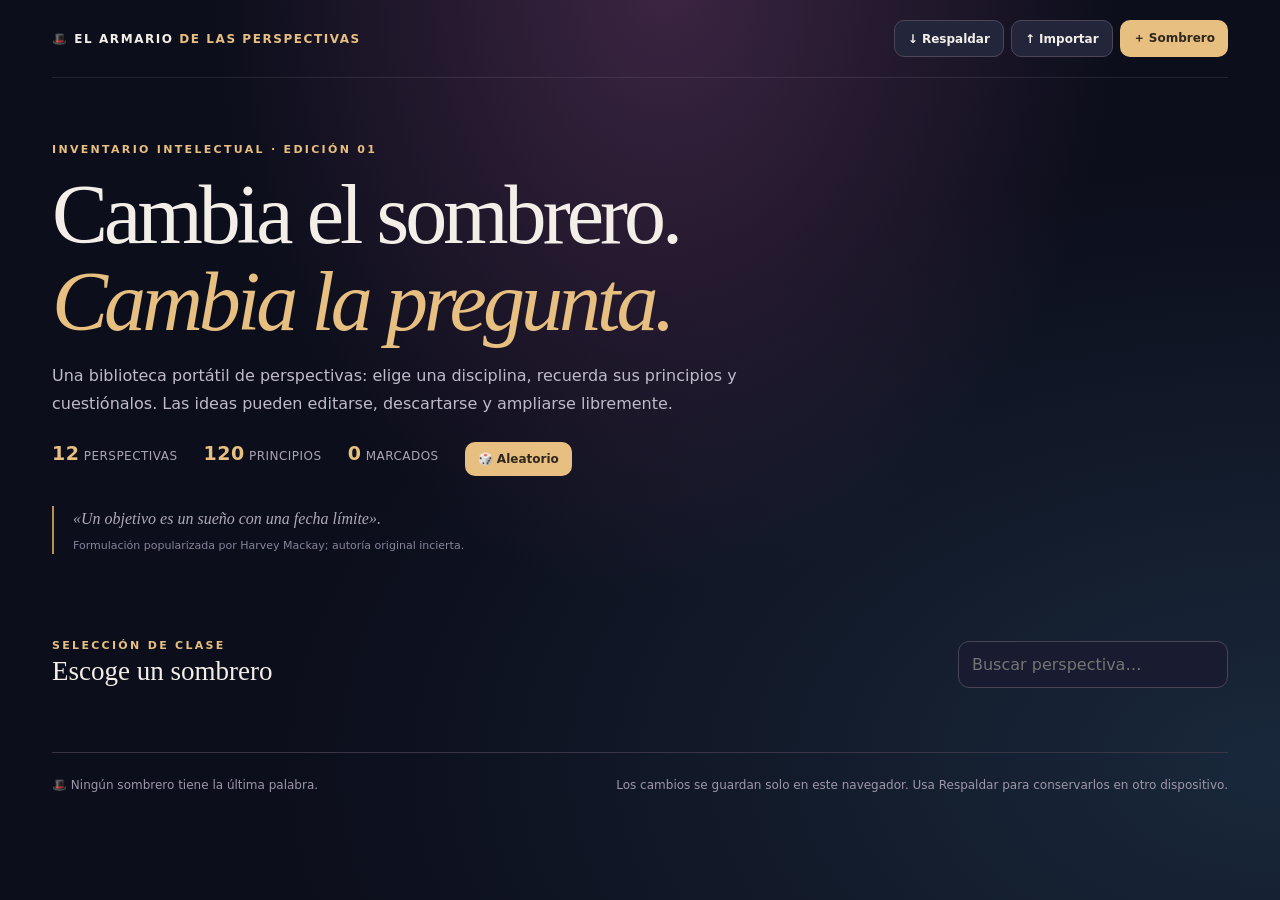
<file: sombreros/index.html>
<!doctype html><html lang="es"><head><meta charset="utf-8"><meta name="viewport" content="width=device-width,initial-scale=1"><meta name="theme-color" content="#0c0e1b"><title>El Armario de las Perspectivas · Edición textual</title><meta name="description" content="12 sombreros mentales, 120 principios de disciplinas clásicas, y espacio para discutirlos."><style>
:root{--bg:#0c0e1b;--panel:#171a2c;--border:#37394d;--ink:#f3efe8;--mute:#a9a4b6;--gold:#e7bf80;--accent:#e7bf80;font-family:system-ui,-apple-system,Segoe UI,sans-serif;color-scheme:dark}
*{box-sizing:border-box}body{margin:0;background:radial-gradient(ellipse at 52% -4%,#3d2543,transparent 48%),radial-gradient(ellipse at 100% 85%,#19283b,transparent 55%),var(--bg);color:var(--ink);min-height:100vh}button,input,textarea{font:inherit}button{cursor:pointer}button:focus-visible,input:focus-visible,textarea:focus-visible{outline:2px solid #e7bf80;outline-offset:3px}.wrap{max-width:1220px;margin:auto;padding:0 22px}.top{display:flex;align-items:center;justify-content:space-between;gap:12px;padding:20px 0;border-bottom:1px solid #ffffff16}.brand{font-size:12px;font-weight:800;letter-spacing:.13em;text-transform:uppercase}.brand b{color:var(--gold)}.buttons{display:flex;gap:7px;flex-wrap:wrap}.btn{color:var(--ink);background:#23253b;border:1px solid #4c4657;border-radius:10px;padding:10px 13px;font-weight:650;font-size:12px}.btn:hover{border-color:var(--gold)}.btn.gold{background:var(--gold);color:#2f261d;border:0}.btn.danger{color:#ffa8b9;border-color:#855064}.hero{padding:65px 0 20px}.eyebrow{font-size:11px;font-weight:800;letter-spacing:.21em;color:var(--gold);text-transform:uppercase}.hero h1{font:normal clamp(41px,6.8vw,84px)/1.04 Georgia,serif;letter-spacing:-.047em;margin:15px 0}.hero h1 em{color:var(--gold);font-weight:400}.desc{max-width:700px;font-size:16px;line-height:1.75;color:#c0bbca}.stats{display:flex;gap:26px;flex-wrap:wrap;margin-top:24px;font-size:12px;text-transform:uppercase;letter-spacing:.04em;color:#a9a5b5}.stats strong{font-size:19px;color:var(--gold)}.quote{border-left:2px solid #b79054;padding-left:19px;margin:30px 0;color:#afaab8;font:italic 16px/1.65 Georgia,serif}.quote small{display:block;font:normal 11px/1.4 system-ui;color:#88849c;margin-top:6px}.bar{display:flex;justify-content:space-between;align-items:center;gap:15px;margin:35px 0 19px;flex-wrap:wrap}.bar h2,.sectiontitle{font:normal 27px Georgia,serif;margin:4px 0}.search{width:min(270px,100%);border:1px solid #484455;border-radius:11px;background:#191c30;color:#fff;padding:13px}.grid{display:grid;grid-template-columns:repeat(4,minmax(0,1fr));gap:15px}.hat{text-align:left;border:1px solid #38384c;border-radius:17px;min-height:225px;background:linear-gradient(145deg,#222538,#141626);padding:21px;color:var(--ink);display:flex;flex-direction:column;align-items:flex-start;transition:.2s}.hat:hover{transform:translateY(-4px);border-color:var(--hat);box-shadow:0 15px 30px #0006}.num{font-size:11px;letter-spacing:.16em;color:var(--hat);font-weight:750}.emoji{font-size:48px;margin:14px 0 7px}.hat h3{font:normal 24px Georgia,serif;margin:5px 0 7px}.hat p{color:#b7b4c5;font-size:12px;line-height:1.5;margin:0}.hat .bottom{margin-top:auto;padding-top:18px;color:var(--hat);font-size:11px;font-weight:700}.hide{display:none!important}.back{background:none;border:0;color:var(--gold);padding:27px 0 15px;text-align:left}.banner{display:flex;align-items:center;gap:24px;padding:28px;border:1px solid #3b3d53;border-radius:20px;background:linear-gradient(115deg,#26273a,#16192b)}.banner .bigemoji{font-size:76px}.banner h2{font:normal clamp(34px,5vw,62px) Georgia,serif;letter-spacing:-.04em;margin:7px 0}.banner p{margin:0;color:#b9b7c7}.bar .helper{color:#a6a4b9;font-size:12px;line-height:1.7}.principles{display:grid;grid-template-columns:repeat(2,minmax(0,1fr));gap:12px}.principle{border:1px solid #373749;border-radius:13px;background:linear-gradient(140deg,#1e2034,#151827);padding:19px;min-height:155px;display:flex;flex-direction:column;gap:12px}.pmeta{display:flex;justify-content:space-between;align-items:center;gap:10px}.pnum{font-size:11px;color:var(--accent);font-weight:800;letter-spacing:.14em}.ptext{font:normal 18px/1.43 Georgia,serif;flex:1;margin:0}.source{border-top:1px solid #ffffff13;padding-top:9px;color:#a9a6ba;font-size:11px;line-height:1.55}.smallbtn{background:transparent;border:1px solid #49465c;color:#c6bfd0;border-radius:7px;padding:5px 8px;font-size:11px}.smallbtn.on{color:#efc887;background:#5d472c}.smallbtn:hover{border-color:#edc788}.miniactions{display:flex;gap:5px}.editinput{background:#101322;color:white;width:100%;border:1px solid #766781;border-radius:8px;padding:9px;min-height:68px;resize:vertical}.notebox{width:100%;min-height:60px;background:#111526;border:1px solid #49475e;color:#eee;border-radius:8px;padding:8px;resize:vertical}.library{background:#191b2e;border:1px solid #38394e;border-radius:14px;padding:23px;margin:25px 0}.library p{color:#b3adbf;line-height:1.65;font-size:13px}.reference{color:#e7d5be;font-size:12px;line-height:1.7;padding:3px 0}.foot{border-top:1px solid #393547;margin:42px 0 0;padding:25px 0 50px;color:#9d97aa;font-size:12px;display:flex;justify-content:space-between;gap:13px;flex-wrap:wrap}.modal{position:fixed;inset:0;background:#000c;display:none;align-items:center;justify-content:center;padding:18px;z-index:3}.modal.show{display:flex}.modalinner{background:#1d2033;border:1px solid #56506b;border-radius:17px;padding:27px;max-width:490px;width:100%}.modalinner h2{font:normal 30px Georgia,serif}.modal label{display:block;color:#cbc3d1;font-size:12px;margin:15px 0}.modal input,.modal textarea{display:block;width:100%;border:1px solid #4e4b62;border-radius:9px;background:#101526;color:white;padding:11px;margin-top:7px}.modal textarea{min-height:90px}.modal .buttons{justify-content:flex-end}.toast{position:fixed;bottom:23px;right:22px;background:var(--gold);color:#241b16;border-radius:10px;padding:13px;display:none;font-weight:800;font-size:12px;z-index:5}.empty{padding:45px;color:#aaa5b9}.foot a{color:#e6be80}
@media(max-width:950px){.grid{grid-template-columns:repeat(3,1fr)}}@media(max-width:720px){.wrap{padding:0 14px}.top{gap:15px}.brand{font-size:10px}.top .btn{font-size:10px;padding:8px}.hero{padding:40px 0 5px}.grid{grid-template-columns:repeat(2,minmax(0,1fr));gap:10px}.hat{padding:16px;min-height:211px}.hat h3{font-size:20px}.emoji{font-size:42px}.principles{grid-template-columns:1fr}.banner .bigemoji{font-size:45px}.banner{padding:20px}.search{width:100%}.bar{align-items:flex-start}.bar .buttons{flex-wrap:wrap}}@media(max-width:380px){.brand{max-width:120px}.hat h3{font-size:18px}}
</style><style>
.quote-panel{margin:18px 0 25px;background:#161a2d;border:1px solid #56516b;border-radius:17px;padding:24px}
.quote-panel h3{font:normal 29px Georgia,serif;margin:9px 0}
.quote-panel .subline{color:#b8aec4;font-size:12px;line-height:1.6;margin:0 0 17px}
.quotegrid{display:grid;grid-template-columns:repeat(2,minmax(0,1fr));gap:12px}
.qcard{background:linear-gradient(130deg,#282238,#16182b);border:1px solid #4d445a;border-radius:12px;padding:21px;display:flex;flex-direction:column;gap:12px}
.qcard h4{font:normal 21px/1.4 Georgia,serif;letter-spacing:-.01em;margin:0}
.qcard .qmeta{font-size:12px;color:#d1bac6;line-height:1.6}.qcard .qlesson{color:#c7bfcc;font-size:13px;line-height:1.55}
.qcard .qfooter{margin-top:auto;border-top:1px solid #ffffff18;padding-top:12px;display:flex;justify-content:space-between;gap:10px;align-items:center}
.qcard a{font-size:12px;color:#f5c886}.qcard .original{font-size:10px;color:#e8c890;font-weight:800;letter-spacing:.1em;text-transform:uppercase}
.qnote{width:100%;min-height:55px;padding:9px;background:#0e1020;color:#eee;border:1px solid #47425a;border-radius:8px;resize:vertical}
@media(max-width:720px){.quote-panel{padding:17px}.quotegrid{grid-template-columns:1fr}}
</style></head><body><div class="wrap"><header class="top"><div class="brand">🎩 EL ARMARIO <b>DE LAS PERSPECTIVAS</b></div><div class="buttons"><button class="btn" id="export">↓ Respaldar</button><button class="btn" id="import">↑ Importar</button><input type="file" id="file" accept=".json" hidden><button class="btn gold" id="new">＋ Sombrero</button></div></header><main><section id="home"><div class="hero"><div class="eyebrow">INVENTARIO INTELECTUAL · EDICIÓN 01</div><h1>Cambia el sombrero.<br><em>Cambia la pregunta.</em></h1><p class="desc">Una biblioteca portátil de perspectivas: elige una disciplina, recuerda sus principios y cuestiónalos. Las ideas pueden editarse, descartarse y ampliarse libremente.</p><div class="stats"><span><strong id="countH">12</strong> perspectivas</span><span><strong id="countP">120</strong> principios</span><span><strong id="countS">0</strong> marcados</span><button class="btn gold" id="random">🎲 Aleatorio</button></div><div class="quote">«Un objetivo es un sueño con una fecha límite».<small>Formulación popularizada por Harvey Mackay; autoría original incierta.</small></div></div><div class="bar"><div><div class="eyebrow">SELECCIÓN DE CLASE</div><h2>Escoge un sombrero</h2></div><input id="search" class="search" placeholder="Buscar perspectiva…" aria-label="Buscar sombrero"></div><div id="cards" class="grid"></div></section><section id="detail" class="hide"><button id="back" class="back">← Volver al inventario</button><div id="banner" class="banner"></div><div class="bar"><div><div class="eyebrow">CÓDICE DE IDEAS</div><h2 id="chapter">10 principios</h2><div class="helper">Primero las palabras originales; después las reglas que podrás cuestionar.</div></div><div class="buttons"><button class="btn" id="add">＋ Principio</button><button class="btn" id="restore">↺ Restaurar</button></div></div><div id="citationbank" class="quote-panel"></div><div style="margin:32px 0 16px"><div class="eyebrow">REGLAS DE TRABAJO · EDICIÓN PERSONAL</div><h3 class="sectiontitle">10 principios interpretativos</h3><p class="desc" style="font-size:13px">Estas reglas son formulaciones prácticas para recordar cómo piensa cada disciplina. No son palabras literales de los autores.</p></div><div id="principles" class="principles"></div><div class="library" id="library"></div></section></main><footer class="foot"><span>🎩 Ningún sombrero tiene la última palabra.</span><span>Los cambios se guardan solo en este navegador. Usa Respaldar para conservarlos en otro dispositivo.</span></footer></div><div class="modal" id="modal"><div class="modalinner"><h2>Forja un nuevo sombrero</h2><label>Nombre<input id="hatname" maxlength="45" placeholder="Ej. Psicólogo"></label><label>Emblema<input id="hatemoji" maxlength="5" placeholder="🧠"></label><label>Pregunta central<textarea id="hatdesc" maxlength="180" placeholder="¿Cómo ve el mundo esta disciplina?"></textarea></label><div class="buttons"><button class="btn" id="cancel">Cancelar</button><button class="btn gold" id="create">Crear sombrero</button></div></div></div><div class="toast" id="toast" role="status"></div><script>const INITIAL=[{"id":"h0","name":"Estadístico","emoji":"📊","tag":"El lector de patrones","color":"#72d6d3","sources":"John Tukey · Exploratory Data Analysis (1977) / R. A. Fisher · The Design of Experiments (1935) / W. Cochran · Sampling Techniques (1953)","items":[{"text":"Define la población y la unidad de análisis antes de contar.","source":"John Tukey · Exploratory Data Analysis (1977)","star":false,"note":""},{"text":"Pregunta cómo se eligió la muestra y quién quedó excluido.","source":"R. A. Fisher · The Design of Experiments (1935)","star":false,"note":""},{"text":"Audita los valores ausentes antes de producir resultados.","source":"W. Cochran · Sampling Techniques (1953)","star":false,"note":""},{"text":"Mira la distribución completa: el promedio no lo dice todo.","source":"John Tukey · Exploratory Data Analysis (1977)","star":false,"note":""},{"text":"Distingue correlación de explicación causal.","source":"R. A. Fisher · The Design of Experiments (1935)","star":false,"note":""},{"text":"Compara grupos con denominadores compatibles.","source":"W. Cochran · Sampling Techniques (1953)","star":false,"note":""},{"text":"Observa el tamaño de los efectos, no solamente el valor p.","source":"John Tukey · Exploratory Data Analysis (1977)","star":false,"note":""},{"text":"Representa los datos antes de imponer un modelo.","source":"R. A. Fisher · The Design of Experiments (1935)","star":false,"note":""},{"text":"Muestra la incertidumbre y los supuestos del cálculo.","source":"W. Cochran · Sampling Techniques (1953)","star":false,"note":""},{"text":"Comprueba la robustez ante distintas decisiones analíticas.","source":"John Tukey · Exploratory Data Analysis (1977)","star":false,"note":""}]},{"id":"h1","name":"Científico","emoji":"🔬","tag":"El cazador de errores","color":"#aaa8ff","sources":"Francis Bacon · Novum Organum (1620) / Karl Popper · La lógica de la investigación científica (1934) / Thomas Kuhn · La estructura de las revoluciones científicas (1962)","items":[{"text":"Delimita un problema que pueda investigarse.","source":"Francis Bacon · Novum Organum (1620)","star":false,"note":""},{"text":"Escribe una hipótesis que la evidencia pueda contradecir.","source":"Karl Popper · La lógica de la investigación científica (1934)","star":false,"note":""},{"text":"Busca el dato que te haría cambiar de opinión.","source":"Thomas Kuhn · La estructura de las revoluciones científicas (1962)","star":false,"note":""},{"text":"Separa observaciones, inferencias y conclusiones.","source":"Francis Bacon · Novum Organum (1620)","star":false,"note":""},{"text":"Diseña una prueba para detectar tus propios errores.","source":"Karl Popper · La lógica de la investigación científica (1934)","star":false,"note":""},{"text":"Explicita los supuestos de toda explicación.","source":"Thomas Kuhn · La estructura de las revoluciones científicas (1962)","star":false,"note":""},{"text":"Valora la replicación más que un resultado espectacular.","source":"Francis Bacon · Novum Organum (1620)","star":false,"note":""},{"text":"Investiga las anomalías que el marco habitual no explica.","source":"Karl Popper · La lógica de la investigación científica (1934)","star":false,"note":""},{"text":"Contrasta marcos teóricos rivales.","source":"Thomas Kuhn · La estructura de las revoluciones científicas (1962)","star":false,"note":""},{"text":"Acepta conclusiones revisables, no certezas blindadas.","source":"Francis Bacon · Novum Organum (1620)","star":false,"note":""}]},{"id":"h2","name":"Político","emoji":"🏛️","tag":"El arquitecto de acuerdos","color":"#f2b084","sources":"Nicolás Maquiavelo · El príncipe (1532) / Max Weber · La política como vocación (1919) / Hannah Arendt · La condición humana (1958)","items":[{"text":"Reconoce actores, intereses y recursos de poder.","source":"Nicolás Maquiavelo · El príncipe (1532)","star":false,"note":""},{"text":"Distingue lo deseable de lo posible en un contexto concreto.","source":"Max Weber · La política como vocación (1919)","star":false,"note":""},{"text":"Evalúa consecuencias y no solo buenas intenciones.","source":"Hannah Arendt · La condición humana (1958)","star":false,"note":""},{"text":"Identifica aliados, adversarios y puntos de negociación.","source":"Nicolás Maquiavelo · El príncipe (1532)","star":false,"note":""},{"text":"Pregunta quién decide y quién queda excluido.","source":"Max Weber · La política como vocación (1919)","star":false,"note":""},{"text":"Separa la convicción de la responsabilidad por los efectos.","source":"Hannah Arendt · La condición humana (1958)","star":false,"note":""},{"text":"Comprueba la legitimidad de procedimientos y decisiones.","source":"Nicolás Maquiavelo · El príncipe (1532)","star":false,"note":""},{"text":"Construye argumentos comprensibles para otras personas.","source":"Max Weber · La política como vocación (1919)","star":false,"note":""},{"text":"Elige el momento y el orden de tus movimientos.","source":"Hannah Arendt · La condición humana (1958)","star":false,"note":""},{"text":"Recuerda que actuar en común requiere confianza.","source":"Nicolás Maquiavelo · El príncipe (1532)","star":false,"note":""}]},{"id":"h3","name":"Publicista","emoji":"📣","tag":"El tejedor de atención","color":"#f2d17c","sources":"Claude Hopkins · Scientific Advertising (1923) / David Ogilvy · Ogilvy on Advertising (1983) / Rosser Reeves · Reality in Advertising (1961)","items":[{"text":"Define a quién intentas convencer.","source":"Claude Hopkins · Scientific Advertising (1923)","star":false,"note":""},{"text":"Investiga los deseos concretos de esa audiencia.","source":"David Ogilvy · Ogilvy on Advertising (1983)","star":false,"note":""},{"text":"Formula una promesa central y comprensible.","source":"Rosser Reeves · Reality in Advertising (1961)","star":false,"note":""},{"text":"Ofrece una razón verificable para creer.","source":"Claude Hopkins · Scientific Advertising (1923)","star":false,"note":""},{"text":"Haz que el titular diga lo esencial.","source":"David Ogilvy · Ogilvy on Advertising (1983)","star":false,"note":""},{"text":"No sacrifiques claridad por un juego de palabras.","source":"Rosser Reeves · Reality in Advertising (1961)","star":false,"note":""},{"text":"Demuestra el beneficio con un ejemplo.","source":"Claude Hopkins · Scientific Advertising (1923)","star":false,"note":""},{"text":"Pide una acción siguiente inequívoca.","source":"David Ogilvy · Ogilvy on Advertising (1983)","star":false,"note":""},{"text":"Prueba dos mensajes y observa la respuesta real.","source":"Rosser Reeves · Reality in Advertising (1961)","star":false,"note":""},{"text":"No prometas más de lo que puedes entregar.","source":"Claude Hopkins · Scientific Advertising (1923)","star":false,"note":""}]},{"id":"h4","name":"Sociólogo","emoji":"🧭","tag":"El lector de estructuras","color":"#d5a7f9","sources":"Émile Durkheim · Las reglas del método sociológico (1895) / Max Weber · Economía y sociedad (1922) / Pierre Bourdieu · La distinción (1979)","items":[{"text":"No atribuyas todo resultado a decisiones individuales.","source":"Émile Durkheim · Las reglas del método sociológico (1895)","star":false,"note":""},{"text":"Define el hecho social que intentas explicar.","source":"Max Weber · Economía y sociedad (1922)","star":false,"note":""},{"text":"Observa normas e instituciones invisibles en el relato personal.","source":"Pierre Bourdieu · La distinción (1979)","star":false,"note":""},{"text":"Reconstruye el significado que las personas atribuyen a sus actos.","source":"Émile Durkheim · Las reglas del método sociológico (1895)","star":false,"note":""},{"text":"Distingue los motivos de las consecuencias agregadas.","source":"Max Weber · Economía y sociedad (1922)","star":false,"note":""},{"text":"Sitúa prácticas y gustos en posiciones sociales.","source":"Pierre Bourdieu · La distinción (1979)","star":false,"note":""},{"text":"Observa cómo operan capitales económicos, sociales y culturales.","source":"Émile Durkheim · Las reglas del método sociológico (1895)","star":false,"note":""},{"text":"Compara contextos en lugar de esencializar grupos.","source":"Max Weber · Economía y sociedad (1922)","star":false,"note":""},{"text":"Pregunta qué mecanismos reproducen las desigualdades.","source":"Pierre Bourdieu · La distinción (1979)","star":false,"note":""},{"text":"Somete tus propias categorías a una crítica reflexiva.","source":"Émile Durkheim · Las reglas del método sociológico (1895)","star":false,"note":""}]},{"id":"h5","name":"Jurista","emoji":"⚖️","tag":"El guardián de distinciones","color":"#c4d4b0","sources":"Cesare Beccaria · De los delitos y de las penas (1764) / H. L. A. Hart · El concepto de derecho (1961) / Ronald Dworkin · Los derechos en serio (1977)","items":[{"text":"Formula con exactitud la cuestión jurídica.","source":"Cesare Beccaria · De los delitos y de las penas (1764)","star":false,"note":""},{"text":"Diferencia hechos acreditados y afirmaciones pendientes de prueba.","source":"H. L. A. Hart · El concepto de derecho (1961)","star":false,"note":""},{"text":"Identifica competencia, norma y procedimiento aplicables.","source":"Ronald Dworkin · Los derechos en serio (1977)","star":false,"note":""},{"text":"Separa validez jurídica de preferencias personales.","source":"Cesare Beccaria · De los delitos y de las penas (1764)","star":false,"note":""},{"text":"Reconoce la tensión entre reglas y principios.","source":"H. L. A. Hart · El concepto de derecho (1961)","star":false,"note":""},{"text":"Justifica la interpretación y sus consecuencias.","source":"Ronald Dworkin · Los derechos en serio (1977)","star":false,"note":""},{"text":"Pregunta qué derechos están en juego.","source":"Cesare Beccaria · De los delitos y de las penas (1764)","star":false,"note":""},{"text":"Evita sanciones desproporcionadas.","source":"H. L. A. Hart · El concepto de derecho (1961)","star":false,"note":""},{"text":"Respeta garantías y carga de la prueba.","source":"Ronald Dworkin · Los derechos en serio (1977)","star":false,"note":""},{"text":"Formula la mejor objeción contra tu propia tesis.","source":"Cesare Beccaria · De los delitos y de las penas (1764)","star":false,"note":""}]},{"id":"h6","name":"Economista","emoji":"🪙","tag":"El analista de incentivos","color":"#f6ce70","sources":"Adam Smith · La riqueza de las naciones (1776) / John Maynard Keynes · Teoría general (1936) / Elinor Ostrom · El gobierno de los bienes comunes (1990)","items":[{"text":"Identifica los incentivos de cada actor.","source":"Adam Smith · La riqueza de las naciones (1776)","star":false,"note":""},{"text":"Calcula el costo de oportunidad de la decisión.","source":"John Maynard Keynes · Teoría general (1936)","star":false,"note":""},{"text":"Separa ganancias individuales de beneficios colectivos.","source":"Elinor Ostrom · El gobierno de los bienes comunes (1990)","star":false,"note":""},{"text":"Examina fallas de mercado y supuestos de competencia.","source":"Adam Smith · La riqueza de las naciones (1776)","star":false,"note":""},{"text":"Considera demanda, empleo y expectativas.","source":"John Maynard Keynes · Teoría general (1936)","star":false,"note":""},{"text":"Pregunta cómo se distribuyen los beneficios y costos.","source":"Elinor Ostrom · El gobierno de los bienes comunes (1990)","star":false,"note":""},{"text":"Observa reglas e instituciones de los bienes compartidos.","source":"Adam Smith · La riqueza de las naciones (1776)","star":false,"note":""},{"text":"No supongas una misma solución para todos los contextos.","source":"John Maynard Keynes · Teoría general (1936)","star":false,"note":""},{"text":"Busca externalidades y consecuencias inesperadas.","source":"Elinor Ostrom · El gobierno de los bienes comunes (1990)","star":false,"note":""},{"text":"Define cómo vas a medir el bienestar.","source":"Adam Smith · La riqueza de las naciones (1776)","star":false,"note":""}]},{"id":"h7","name":"Diseñador","emoji":"🎨","tag":"El constructor de experiencias","color":"#eea2c9","sources":"Donald Norman · The Design of Everyday Things (1988) / Bruno Munari · Design as Art (1966) / Jakob Nielsen · Heurísticas de usabilidad (1994)","items":[{"text":"Parte de la tarea del usuario y no del adorno.","source":"Donald Norman · The Design of Everyday Things (1988)","star":false,"note":""},{"text":"Haz visibles las opciones y el estado del sistema.","source":"Bruno Munari · Design as Art (1966)","star":false,"note":""},{"text":"Señala con claridad qué elementos se pueden accionar.","source":"Jakob Nielsen · Heurísticas de usabilidad (1994)","star":false,"note":""},{"text":"La forma debe hacer comprensible la función.","source":"Donald Norman · The Design of Everyday Things (1988)","star":false,"note":""},{"text":"Prefiere reconocimiento frente a carga de memoria.","source":"Bruno Munari · Design as Art (1966)","star":false,"note":""},{"text":"Prevén errores antes de explicar sus soluciones.","source":"Jakob Nielsen · Heurísticas de usabilidad (1994)","star":false,"note":""},{"text":"Devuelve una respuesta visible a cada interacción.","source":"Donald Norman · The Design of Everyday Things (1988)","star":false,"note":""},{"text":"Mantén consistencia en componentes y recorridos.","source":"Bruno Munari · Design as Art (1966)","star":false,"note":""},{"text":"Quita lo que compite visualmente sin aportar.","source":"Jakob Nielsen · Heurísticas de usabilidad (1994)","star":false,"note":""},{"text":"Prueba prototipos con personas reales.","source":"Donald Norman · The Design of Everyday Things (1988)","star":false,"note":""}]},{"id":"h8","name":"Filósofo","emoji":"📜","tag":"El examinador de supuestos","color":"#a8d0f1","sources":"Platón · Apología de Sócrates (siglo IV a. C.) / Aristóteles · Ética a Nicómaco (siglo IV a. C.) / René Descartes · Discurso del método (1637)","items":[{"text":"Pregunta qué significa exactamente cada concepto.","source":"Platón · Apología de Sócrates (siglo IV a. C.)","star":false,"note":""},{"text":"No confundas certeza subjetiva con conocimiento.","source":"Aristóteles · Ética a Nicómaco (siglo IV a. C.)","star":false,"note":""},{"text":"Exige razones que puedan ser examinadas.","source":"René Descartes · Discurso del método (1637)","star":false,"note":""},{"text":"Divide un problema complejo en preguntas manejables.","source":"Platón · Apología de Sócrates (siglo IV a. C.)","star":false,"note":""},{"text":"Detecta los supuestos ocultos de un argumento.","source":"Aristóteles · Ética a Nicómaco (siglo IV a. C.)","star":false,"note":""},{"text":"Distingue hechos, valores y convenciones.","source":"René Descartes · Discurso del método (1637)","star":false,"note":""},{"text":"Considera contexto y prudencia ante dilemas éticos.","source":"Platón · Apología de Sócrates (siglo IV a. C.)","star":false,"note":""},{"text":"Pregunta si sostendrías un principio en otro caso.","source":"Aristóteles · Ética a Nicómaco (siglo IV a. C.)","star":false,"note":""},{"text":"Busca contradicciones en tus afirmaciones.","source":"René Descartes · Discurso del método (1637)","star":false,"note":""},{"text":"Prefiere una buena pregunta a una respuesta apresurada.","source":"Platón · Apología de Sócrates (siglo IV a. C.)","star":false,"note":""}]},{"id":"h9","name":"Estratega","emoji":"♟️","tag":"El jugador de horizontes","color":"#eda8a8","sources":"Sun Tzu · El arte de la guerra / Carl von Clausewitz · De la guerra (1832) / Peter Drucker · La práctica de la dirección (1954)","items":[{"text":"Declara el objetivo antes de elegir una táctica.","source":"Sun Tzu · El arte de la guerra","star":false,"note":""},{"text":"Estudia terreno, actores y limitaciones.","source":"Carl von Clausewitz · De la guerra (1832)","star":false,"note":""},{"text":"Concentra recursos en lo decisivo.","source":"Peter Drucker · La práctica de la dirección (1954)","star":false,"note":""},{"text":"Protege tiempo y capacidad de adaptación.","source":"Sun Tzu · El arte de la guerra","star":false,"note":""},{"text":"No confundas el plan con la realidad.","source":"Carl von Clausewitz · De la guerra (1832)","star":false,"note":""},{"text":"Prepara alternativas ante incertidumbre y fricción.","source":"Peter Drucker · La práctica de la dirección (1954)","star":false,"note":""},{"text":"Decide qué no harás para conservar prioridades.","source":"Sun Tzu · El arte de la guerra","star":false,"note":""},{"text":"Asigna secuencia, responsables y tiempos.","source":"Carl von Clausewitz · De la guerra (1832)","star":false,"note":""},{"text":"Pon indicadores y fechas al objetivo.","source":"Peter Drucker · La práctica de la dirección (1954)","star":false,"note":""},{"text":"Cambia los medios cuando cambie el escenario.","source":"Sun Tzu · El arte de la guerra","star":false,"note":""}]},{"id":"h10","name":"Empresario","emoji":"💼","tag":"El creador de valor","color":"#8fdcbc","sources":"Joseph Schumpeter · Teoría del desenvolvimiento económico (1911) / Peter Drucker · La práctica de la dirección (1954) / Michael Porter · Estrategia competitiva (1980)","items":[{"text":"Define un cliente concreto y un problema real.","source":"Joseph Schumpeter · Teoría del desenvolvimiento económico (1911)","star":false,"note":""},{"text":"Pregunta qué valor recibe el cliente.","source":"Peter Drucker · La práctica de la dirección (1954)","star":false,"note":""},{"text":"Distingue innovación de novedad superficial.","source":"Michael Porter · Estrategia competitiva (1980)","star":false,"note":""},{"text":"Explica por qué te elegirían.","source":"Joseph Schumpeter · Teoría del desenvolvimiento económico (1911)","star":false,"note":""},{"text":"Calcula costos, precio y margen.","source":"Peter Drucker · La práctica de la dirección (1954)","star":false,"note":""},{"text":"Valida disposición a pagar antes de crecer.","source":"Michael Porter · Estrategia competitiva (1980)","star":false,"note":""},{"text":"Elige el segmento donde puedas destacar.","source":"Joseph Schumpeter · Teoría del desenvolvimiento económico (1911)","star":false,"note":""},{"text":"Establece objetivos comerciales observables.","source":"Peter Drucker · La práctica de la dirección (1954)","star":false,"note":""},{"text":"Construye capacidades difíciles de copiar.","source":"Michael Porter · Estrategia competitiva (1980)","star":false,"note":""},{"text":"Vigila la supervivencia del negocio ante cambios.","source":"Joseph Schumpeter · Teoría del desenvolvimiento económico (1911)","star":false,"note":""}]},{"id":"h11","name":"Programador","emoji":"💻","tag":"El artesano de sistemas","color":"#92bdf0","sources":"Edsger Dijkstra · Notes on Structured Programming (1972) / Donald Knuth · The Art of Computer Programming (1968) / Frederick Brooks · The Mythical Man-Month (1975)","items":[{"text":"Describe entradas, salidas y condiciones del problema.","source":"Edsger Dijkstra · Notes on Structured Programming (1972)","star":false,"note":""},{"text":"Descompón tareas en unidades razonables.","source":"Donald Knuth · The Art of Computer Programming (1968)","star":false,"note":""},{"text":"Haz explícitos los casos de error.","source":"Frederick Brooks · The Mythical Man-Month (1975)","star":false,"note":""},{"text":"Prueba casos típicos, extremos e inesperados.","source":"Edsger Dijkstra · Notes on Structured Programming (1972)","star":false,"note":""},{"text":"Distingue corrección del software y rendimiento.","source":"Donald Knuth · The Art of Computer Programming (1968)","star":false,"note":""},{"text":"Mide antes de optimizar.","source":"Frederick Brooks · The Mythical Man-Month (1975)","star":false,"note":""},{"text":"Construye interfaces claras entre componentes.","source":"Edsger Dijkstra · Notes on Structured Programming (1972)","star":false,"note":""},{"text":"Documenta decisiones y limitaciones.","source":"Donald Knuth · The Art of Computer Programming (1968)","star":false,"note":""},{"text":"Añadir personas no siempre acelera el trabajo.","source":"Frederick Brooks · The Mythical Man-Month (1975)","star":false,"note":""},{"text":"Prefiere código mantenible a trucos opacos.","source":"Edsger Dijkstra · Notes on Structured Programming (1972)","star":false,"note":""}]}];

const CITATIONS=[[{"text":"An approximate answer to the right problem is worth a good deal more than an exact answer to an approximate problem.","author":"John W. Tukey","work":"The Future of Data Analysis (1962), aforismo reproducido en Cambridge University Press","url":"https://www.cambridge.org/core/books/abs/applied-choice-analysis/estimating-discrete-choice-models/5383A438D142760B537F8646E0532FCF","interpretation":"Prefiere una respuesta aproximada a la pregunta correcta."},{"text":"All models are wrong, but some are useful.","author":"George E. P. Box","work":"Robustness in the Strategy of Scientific Model Building (1979), citado en Columbia University","url":"https://statmodeling.stat.columbia.edu/2008/06/12/all_models_are/","interpretation":"Un modelo es una simplificación: evalúa para qué sirve."}],[{"text":"man always believes more readily that which he prefers.","author":"Francis Bacon","work":"Novum Organum, libro I, aforismo XLIX, traducción inglesa de Project Gutenberg","url":"https://www.gutenberg.org/files/45988/old/45988-h/45988-h.htm","interpretation":"Es fácil creer lo que se desea creer."},{"text":"in establishing any true axiom the negative instance is the most powerful.","author":"Francis Bacon","work":"Novum Organum, libro I, aforismo XLVI, misma traducción","url":"https://www.gutenberg.org/files/45988/old/45988-h/45988-h.htm","interpretation":"Busca el caso que contradiga tu hipótesis."}],[{"text":"it is much safer to be feared than loved","author":"Nicolás Maquiavelo","work":"The Prince, cap. XVII, traducción inglesa publicada en Project Gutenberg","url":"https://www.gutenberg.org/files/1232/1232-h/1232-h.htm","interpretation":"La seguridad del poder y el afecto son problemas distintos."},{"text":"above all he must abstain from taking the property of others","author":"Nicolás Maquiavelo","work":"The Prince, cap. XVII, otra traducción inglesa publicada en Project Gutenberg","url":"https://www.gutenberg.org/files/57037/57037-h/57037-h.htm","interpretation":"La apropiación de bienes puede volver ilegítimo al gobernante."}],[{"text":"Advertising is salesmanship.","author":"Claude C. Hopkins","work":"Scientific Advertising (1923), cap. 2, Just Salesmanship","url":"https://www.mcgrinsey.com/magazin/scientific-advertising-claude-hopkins/","interpretation":"La publicidad debe servir a una acción comercial."},{"text":"The only purpose of advertising is to make sales.","author":"Claude C. Hopkins","work":"Scientific Advertising (1923), cap. 2, reproducción del texto","url":"https://www.mcgrinsey.com/magazin/scientific-advertising-claude-hopkins/","interpretation":"Evalúa los mensajes por sus resultados."}],[{"text":"A social fact is every way of acting, fixed or not, capable of exercising on the individual an external constraint;","author":"Émile Durkheim","work":"The Rules of Sociological Method, definición de hecho social, traducción inglesa citada en Wikiquote","url":"https://en.wikiquote.org/wiki/%C3%89mile_Durkheim","interpretation":"Observa la coerción social más allá de las preferencias individuales."},{"text":"Neither the life of an individual nor the history of a society can be understood without understanding both.","author":"C. Wright Mills","work":"The Sociological Imagination (1959), cap. 1","url":"https://libquotes.com/c-wright-mills/quote/lbk4d0q","interpretation":"Comprende la biografía dentro de la historia."}],[{"text":"It is better to prevent crimes than to punish them.","author":"Cesare Beccaria","work":"On Crimes and Punishments, cap. 41, traducción de Richard Davies recogida por Cambridge University Press","url":"https://www.cambridge.org/core/books/abs/beccaria-on-crimes-and-punishments-and-other-writings/how-to-prevent-crimes/8DA467656C7ADD7B74C0D6913C979C69","interpretation":"La prevención puede tener prioridad sobre la pena."},{"text":"where there is no law, there is no freedom.","author":"John Locke, citado por William Blackstone","work":"Commentaries on the Laws of England, libro I, texto Project Gutenberg","url":"https://www.gutenberg.org/files/30802/30802-h/30802-h.htm","interpretation":"Las normas también pueden hacer posible la libertad."}],[{"text":"Give me that which I want, and you shall have this which you want","author":"Adam Smith","work":"An Inquiry into the Nature and Causes of the Wealth of Nations, libro I, cap. II","url":"https://www.gutenberg.org/files/3300/3300-h/3300-h.htm","interpretation":"El intercambio se articula mediante beneficios recíprocos."},{"text":"The difficulty lies, not in the new ideas, but in escaping from the old ones","author":"John Maynard Keynes","work":"The General Theory of Employment, Interest and Money (1936), prefacio","url":"https://hetwebsite.net/het/texts/keynes/preface.htm","interpretation":"Los viejos marcos dificultan pensar ideas nuevas."}],[{"text":"Good design is actually a lot harder to notice than poor design","author":"Donald Norman","work":"The Design of Everyday Things, prefacio a edición revisada (2013), web del propio autor","url":"https://jnd.org/preface-design-of-everyday-things-revised-edition/","interpretation":"Cuando el diseño funciona, deja de estorbar."},{"text":"Visibility of System Status","author":"Jakob Nielsen","work":"10 Usability Heuristics for User Interface Design (1994), heurística 1","url":"https://www.nngroup.com/articles/ten-usability-heuristics/","interpretation":"El usuario siempre debería saber qué ocurre."}],[{"text":"the unexamined life is not worth living","author":"Platón, voz de Sócrates","work":"Apology, traducción inglesa de Benjamin Jowett, Project Gutenberg","url":"https://www.gutenberg.org/files/1656/1656-h/1656-h.htm","interpretation":"Examina tus creencias y tu propia vida."},{"text":"I think, therefore I am","author":"René Descartes","work":"Discourse on Method, parte IV, traducción de John Veitch","url":"https://www.gutenberg.org/files/59/59-h/59-h.htm","interpretation":"El hecho de pensar constituye una certeza para Descartes."}],[{"text":"All warfare is based on deception.","author":"Sun Tzu","work":"The Art of War, cap. I, §18, traducción de Lionel Giles (1910)","url":"https://www.gutenberg.org/files/132/132-h/132-h.htm","interpretation":"El adversario actúa según lo que cree saber."},{"text":"Attack him where he is unprepared, appear where you are not expected.","author":"Sun Tzu","work":"The Art of War, cap. I, §24, traducción de Lionel Giles","url":"https://www.gutenberg.org/files/132/132-h/132-h.htm","interpretation":"Busca puntos y momentos que los otros no anticipan."}],[{"text":"There is nothing quite so useless as doing with great efficiency something that should not be done at all.","author":"Peter Drucker","work":"Aforismo documentado por Drucker Institute en su biblioteca de citas","url":"https://drucker.institute/quote-library/","interpretation":"La eficacia de hacer lo correcto supera a optimizar lo irrelevante."},{"text":"This process of Creative Destruction is the essential fact about capitalism.","author":"Joseph A. Schumpeter","work":"Capitalism, Socialism and Democracy (1942), cap. VII, reproducido por Banco de la Reserva Federal de Dallas","url":"https://fraser.stlouisfed.org/title/economic-insights-federal-reserve-bank-dallas-6360/schumpeter-words-607552/fulltext","interpretation":"La innovación transforma y desplaza estructuras económicas existentes."}],[{"text":"Program testing can be used to show the presence of bugs, but never to show their absence!","author":"Edsger W. Dijkstra","work":"Structured Programming (EWD268), archivo oficial de la Universidad de Texas","url":"https://www.cs.utexas.edu/~EWD/transcriptions/EWD02xx/EWD268.html","interpretation":"Las pruebas encuentran errores, pero no garantizan perfección."},{"text":"premature optimization is the root of all evil","author":"Donald E. Knuth","work":"Structured Programming with go to Statements (1974), ACM Computing Surveys, p. 268","url":"https://studylib.net/doc/28358961/knuth-goto","interpretation":"No optimices sin haber localizado antes el cuello de botella."}]];
const QKEY="armario-perspectivas-citas-seleccion-v1";let quotesMarked={};let quotesNotes={};let customQuotes={};try{quotesMarked=JSON.parse(localStorage.getItem(QKEY))||{}}catch(e){}try{quotesNotes=JSON.parse(localStorage.getItem(QKEY+"-notes"))||{}}catch(e){}try{customQuotes=JSON.parse(localStorage.getItem(QKEY+"-custom"))||{}}catch(e){}
function quoteData(){const idx=hats[current].id.match(/^h(\d+)$/);return (idx?(CITATIONS[+idx[1]]||[]):[]).concat(customQuotes[hats[current].id]||[])}
function renderQuotes(){const q=quoteData();const chosen=q.filter((x,i)=>quotesMarked[hats[current].id+"-"+i]).length;const header='<div class="eyebrow">CITAS TEXTUALES · FUENTES CONSULTABLES</div><h3>La voz de los autores</h3><p class="subline">'+q.length+' citas breves cotejadas con las fuentes enlazadas · '+chosen+' seleccionadas. Se muestra la formulación inglesa de la edición citada; la interpretación española es nuestra y <strong>no</strong> es una traducción publicada ni una cita literal. La meta es ampliar el banco sin inventar atribuciones.</p><button class="btn gold" id="showNewQuote" type="button">＋ Añadir cita documentada</button>';const blocks=q.map((v,i)=>{const key=hats[current].id+"-"+i;return '<article class="qcard">'+(v.custom?'<div class="original" style="color:#f5ad98">Aporte personal · pendiente de revisión</div>':'')<div class="original">Cita literal · edición enlazada</div><h4>“'+esc(v.text)+'”</h4><div class="qmeta"><strong>'+esc(v.author)+'</strong> · '+esc(v.work)+'</div><div class="qlesson">Lectura orientativa: '+esc(v.interpretation)+'</div><div class="qfooter"><a target="_blank" rel="noopener noreferrer" href="'+esc(v.url)+'">Abrir fuente ↗</a><button class="smallbtn '+(quotesMarked[key]?'on':'')+'" data-quotestar="'+i+'">'+(quotesMarked[key]?'★ Elegida':'☆ Seleccionar')+'</button></div><textarea class="qnote" data-quotenote="'+i+'" placeholder="¿Por qué elegirías o rechazarías esta cita?">'+esc(quotesNotes[key]||"")+'</textarea></article>'}).join("");$("citationbank").innerHTML=header+(q.length?'<div class="quotegrid">'+blocks+'</div>':'<div class="empty">Este sombrero aún no tiene citas comprobadas.</div>')+'<div id="quoteEditor" class="hide" style="margin-top:19px;padding-top:16px;border-top:1px solid #ffffff29"><p class="subline">Puedes añadir una cita que hayas cotejado. Quedará señalada como <b>aportada por el usuario, pendiente de revisión</b>.</p><div class="quotegrid"><label>Cita literal<textarea class="editinput" id="newQuoteText" placeholder="Transcribe el fragmento de la edición citada"></textarea></label><label>Autor y obra<input class="editinput" id="newQuoteAuthor" style="min-height:0" placeholder="Autor"><input class="editinput" id="newQuoteWork" style="min-height:0;margin-top:7px" placeholder="Obra, edición, capítulo o página"></label><label>Enlace a la edición o documento<input class="editinput" style="min-height:0" id="newQuoteUrl" placeholder="https://..."></label><label>Tu interpretación<textarea class="editinput" id="newQuoteInterpretation" placeholder="Qué significa para esta profesión"></textarea></label></div><button id="storeQuote" class="btn gold">Agregar a mi archivo</button></div>'}
$("citationbank").addEventListener("click",e=>{
if(e.target.id==="showNewQuote"){$("quoteEditor").classList.toggle("hide");return;}
if(e.target.id==="storeQuote"){
const text=$("newQuoteText").value.trim(),author=$("newQuoteAuthor").value.trim(),work=$("newQuoteWork").value.trim(),url=$("newQuoteUrl").value.trim(),interpretation=$("newQuoteInterpretation").value.trim();
if(!text||!author||!work||!url){msg("Completa cita, autor, obra y URL");return}
if(!/^https:\/\//i.test(url)){msg("Usa un enlace https verificable");return}
const id=hats[current].id;customQuotes[id]=customQuotes[id]||[];
customQuotes[id].push({text,author,work,url,interpretation,custom:true});
localStorage.setItem(QKEY+"-custom",JSON.stringify(customQuotes));renderQuotes();msg("Cita agregada como pendiente de revisión");return;
}
const b=e.target.closest("[data-quotestar]");if(!b||current<0)return;const key=hats[current].id+"-"+b.dataset.quotestar;quotesMarked[key]=!quotesMarked[key];localStorage.setItem(QKEY,JSON.stringify(quotesMarked));renderQuotes()});
$("citationbank").addEventListener("input",e=>{if(e.target.hasAttribute("data-quotenote")&&current>=0){const key=hats[current].id+"-"+e.target.dataset.quotenote;quotesNotes[key]=e.target.value;localStorage.setItem(QKEY+"-notes",JSON.stringify(quotesNotes))}});
const KEY="armario-perspectivas-github-v1";const clone=x=>JSON.parse(JSON.stringify(x));let hats;try{const s=JSON.parse(localStorage.getItem(KEY));hats=Array.isArray(s)&&s.length?s:clone(INITIAL)}catch(e){hats=clone(INITIAL)}let current=-1,edit=-1,showNotes={};const $=id=>document.getElementById(id),esc=x=>String(x==null?"":x).replace(/[&<>"']/g,c=>({"&":"&amp;","<":"&lt;",">":"&gt;",'"':"&quot;","'":"&#39;"}[c]));function persist(){try{localStorage.setItem(KEY,JSON.stringify(hats))}catch(e){msg("No se pudo guardar: exporta una copia.")}stats()}function stats(){$("countH").textContent=hats.length;$("countP").textContent=hats.reduce((s,h)=>s+h.items.length,0);$("countS").textContent=hats.reduce((s,h)=>s+h.items.filter(i=>i.star).length,0)}let t;function msg(s){$("toast").textContent=s;$("toast").style.display="block";clearTimeout(t);t=setTimeout(()=>$("toast").style.display="none",3000)}function showHome(){current=-1;$("home").classList.remove("hide");$("detail").classList.add("hide");document.documentElement.style.setProperty("--accent","#e7bf80");renderHome();window.scrollTo(0,0)}function renderHome(){const q=$("search").value.trim().toLowerCase();const arr=hats.map((h,i)=>({h,i})).filter(x=>(x.h.name+" "+x.h.tag).toLowerCase().includes(q));$("cards").innerHTML=arr.length?arr.map(({h,i})=>'<button class="hat" style="--hat:'+esc(h.color)+'" data-open="'+i+'"><span class="num">CLASE '+String(i+1).padStart(2,"0")+'</span><span class="emoji">'+esc(h.emoji)+'</span><h3>'+esc(h.name)+'</h3><p>'+esc(h.tag)+'</p><span class="bottom">'+h.items.length+' PRINCIPIOS · EXPLORAR ↗</span></button>').join(""):'<p class="empty">No encontré ese sombrero. Crea uno nuevo.</p>'}function openHat(i){current=i;edit=-1;showNotes={};$("home").classList.add("hide");$("detail").classList.remove("hide");renderDetail();window.scrollTo(0,0)}function renderDetail(){const h=hats[current];if(!h)return;document.documentElement.style.setProperty("--accent",h.color);$("banner").innerHTML='<div class="bigemoji">'+esc(h.emoji)+'</div><div><div class="eyebrow">'+esc(h.tag)+'</div><h2>'+esc(h.name)+'</h2><p>'+h.items.length+' ideas disponibles</p></div>';$("chapter").textContent=h.items.length+" principios para pensar como "+h.name.toLowerCase();$("principles").innerHTML=h.items.map((p,i)=>'<article class="principle"><div class="pmeta"><span class="pnum">PRINCIPIO '+String(i+1).padStart(2,"0")+'</span><div class="miniactions"><button class="smallbtn '+(p.star?"on":"")+'" data-star="'+i+'" title="Marcar">'+(p.star?"★":"☆")+'</button><button class="smallbtn" data-note="'+i+'">Nota</button><button class="smallbtn" data-edit="'+i+'">Editar</button></div></div>'+(edit===i?'<textarea class="editinput" id="ed'+i+'">'+esc(p.text)+'</textarea><input class="editinput" id="src'+i+'" style="min-height:0" value="'+esc(p.source||"")+'" aria-label="Referencia"><div class="buttons"><button class="btn gold" data-save="'+i+'">Guardar</button><button class="btn danger" data-delete="'+i+'">Eliminar</button></div>':'<p class="ptext">'+esc(p.text)+'</p>')+'<div class="source">↗ Inspiración: '+esc(p.source||"Referencia personal pendiente")+'</div>'+(showNotes[i]?'<textarea class="notebox" data-notetext="'+i+'" placeholder="Tu crítica o reinterpretación…">'+esc(p.note||"")+'</textarea><small style="color:#ada8be">La nota se guarda automáticamente</small>':"")+'</article>').join("");const refs=[...new Set(h.items.map(p=>p.source).filter(Boolean))];$("library").innerHTML='<div class="eyebrow">BIBLIOTECA DE ORIGEN</div><h2 class="sectiontitle">Fuentes para discutir</h2><p>Estos principios son reformulaciones didácticas inspiradas en la tradición intelectual de cada disciplina. No se presentan como citas textuales ni como mandatos universales. Puedes modificar su contenido y sus referencias.</p>'+refs.map(x=>'<div class="reference">↗ '+esc(x)+'</div>').join("")+(h.custom?'<p><button id="deleteHat" class="btn danger">Eliminar este sombrero</button></p>':"");renderQuotes()};$("cards").addEventListener("click",e=>{let b=e.target.closest("[data-open]");if(b)openHat(+b.dataset.open)});$("search").addEventListener("input",renderHome);$("random").onclick=()=>openHat(Math.floor(Math.random()*hats.length));$("back").onclick=showHome;$("principles").addEventListener("click",e=>{const b=e.target.closest("button");if(!b)return;const d=b.dataset;let i;if(d.star!==undefined){i=+d.star;hats[current].items[i].star=!hats[current].items[i].star;persist();renderDetail()}else if(d.note!==undefined){i=+d.note;showNotes[i]=!showNotes[i];renderDetail()}else if(d.edit!==undefined){i=+d.edit;edit=edit===i?-1:i;renderDetail()}else if(d.save!==undefined){i=+d.save;hats[current].items[i].text=$("ed"+i).value.trim()||"Nuevo principio";hats[current].items[i].source=$("src"+i).value.trim();edit=-1;persist();renderDetail();msg("Principio actualizado")}else if(d.delete!==undefined){i=+d.delete;if(confirm("¿Eliminar este principio?")){hats[current].items.splice(i,1);edit=-1;persist();renderDetail()}}});$("principles").addEventListener("input",e=>{if(e.target.dataset.notetext!==undefined){hats[current].items[+e.target.dataset.notetext].note=e.target.value;persist()}});$("add").onclick=()=>{const h=hats[current];h.items.push({text:"Escribe un nuevo principio.",source:"Referencia personal pendiente",star:false,note:""});edit=h.items.length-1;persist();renderDetail()};$("restore").onclick=()=>{const h=hats[current];const original=INITIAL.find(x=>x.id===h.id);if(!original){msg("Los sombreros propios no tienen versión original");return}if(confirm("¿Restaurar las diez ideas originales? Se perderán tus cambios de este sombrero.")){hats[current]=clone(original);persist();renderDetail()}};$("library").addEventListener("click",e=>{if(e.target.id==="deleteHat"&&confirm("¿Eliminar este sombrero creado por ti?")){hats.splice(current,1);persist();showHome()}});$("new").onclick=()=>{$("modal").classList.add("show");$("hatname").focus()};$("cancel").onclick=()=>$("modal").classList.remove("show");$("modal").addEventListener("click",e=>{if(e.target===$("modal"))$("modal").classList.remove("show")});$("create").onclick=()=>{const name=$("hatname").value.trim();if(!name){msg("Ponle un nombre al sombrero");return}hats.push({id:"custom-"+Date.now(),name,emoji:$("hatemoji").value.trim()||"🎩",tag:$("hatdesc").value.trim()||"Una manera distinta de pensar.",color:"#e0bf8e",custom:true,items:[{text:"¿Cuál es el primer principio?",source:"Referencia personal pendiente",star:false,note:""}]});$("modal").classList.remove("show");$("hatname").value=$("hatemoji").value=$("hatdesc").value="";persist();openHat(hats.length-1)};$("export").onclick=()=>{const blob=new Blob([JSON.stringify({app:"Armario de las Perspectivas",hats,quotesMarked,quotesNotes,customQuotes,fecha:new Date().toISOString()},null,2)],{type:"application/json"});const url=URL.createObjectURL(blob);const a=document.createElement("a");a.href=url;a.download="mis-sombreros.json";a.click();setTimeout(()=>URL.revokeObjectURL(url),1000);msg("Respaldo descargado")};$("import").onclick=()=>$("file").click();$("file").onchange=e=>{const f=e.target.files[0];if(!f)return;const r=new FileReader();r.onload=()=>{try{const obj=JSON.parse(r.result);const hs=Array.isArray(obj)?obj:obj.hats;if(!Array.isArray(hs)||!hs.length||!hs.every(h=>h.name&&Array.isArray(h.items)))throw Error("Formato inválido");if(confirm("¿Importar este respaldo y sustituir los sombreros actuales?")){hats=hs;quotesMarked=obj.quotesMarked||{};quotesNotes=obj.quotesNotes||{};customQuotes=obj.customQuotes||{};localStorage.setItem(QKEY+"-custom",JSON.stringify(customQuotes));localStorage.setItem(QKEY,JSON.stringify(quotesMarked));localStorage.setItem(QKEY+"-notes",JSON.stringify(quotesNotes));persist();showHome();msg("Respaldo importado")}}catch(x){msg("El archivo no es un respaldo válido")}};r.readAsText(f);e.target.value=""};document.addEventListener("keydown",e=>{if(e.key==="Escape"){$("modal").classList.remove("show");if(current>=0&&edit===-1)showHome()}});stats();renderHome();
</script></body></html>
</file>
<file: diccionario-estadistico/humano.css>
/* Edición II · investigación y comunicación de resultados */
.humanIntro{padding:28px 30px;border:1px solid #d9e9e1;border-radius:17px;background:linear-gradient(130deg,#f0f8f3,#fff 72%);margin-bottom:22px}
.humanIntro h3{font:normal 30px/1.12 'DM Serif Display',Georgia,serif;letter-spacing:-.025em;margin:8px 0 11px;color:#163c37}
.humanIntro p{color:#496e66;font-size:14px;line-height:1.65;max-width:740px;margin:0}
.methodStrip{display:flex;gap:7px;flex-wrap:wrap;margin-top:17px}
.methodStrip span{border:1px solid #cae0d4;border-radius:20px;background:#fff;color:#35665a;font-size:11px;font-weight:700;padding:8px 11px}
.decisionGrid{display:grid;grid-template-columns:repeat(2,minmax(0,1fr));gap:12px;margin:15px 0 20px}
.decisionItem{border-radius:13px;border:1px solid #e0e9e2;background:white;padding:20px;min-width:0}
.decisionItem.warn{background:#fff9ef;border-color:#f3e8d6}
.decisionItem .title{font-size:10px;letter-spacing:.14em;font-weight:800;color:#09816f;text-transform:uppercase}
.decisionItem.warn .title{color:#b78042}
.decisionItem h4{font-weight:800;font-size:15px;margin:8px 0}
.decisionItem p{font-size:12px;line-height:1.75;color:#56736a;margin:0}
.humanDemo{border:1px solid #cbded4;border-radius:16px;background:white;overflow:hidden;margin-bottom:21px}
.demohead{display:flex;justify-content:space-between;gap:15px;align-items:center;flex-wrap:wrap;padding:18px 21px;background:#f0f7f1;border-bottom:1px solid #dcebe2}
.demohead strong{font-size:13px}.demohead small{font-size:10px;color:#648377}
.demoInner{padding:22px}
.humanLead{font-family:'DM Serif Display',Georgia,serif;color:#1a4940;font-size:27px;letter-spacing:-.018em;line-height:1.2;margin:1px 0 12px}
.humanSub{color:#55726a;font-size:12px;line-height:1.65;margin:12px 0}
.humanBarRow{display:flex;gap:12px;align-items:center;margin:12px 0}
.humanBarRow label{min-width:115px;font-size:11px;color:#567268;font-weight:700}
.humanBarOuter{height:13px;border-radius:20px;background:#e9f0eb;overflow:hidden;flex:1}
.humanBarOuter span{display:block;height:100%;background:#087f70;border-radius:20px}
.humanBarRow strong{min-width:54px;font-size:12px;color:#126c5b;text-align:right}
.humanMetric{display:flex;flex-wrap:wrap;gap:20px;align-items:center}
.humanMetric .big{font:normal 61px/.95 'DM Serif Display',Georgia,serif;color:#09816f;letter-spacing:-.035em}
.humanMetric .small{font-size:12px;line-height:1.7;color:#47695e;max-width:440px}
.humanTwo{display:grid;grid-template-columns:repeat(2,minmax(0,1fr));gap:12px;margin:12px 0}
.humanTwo>div{background:#f5faf6;border:1px solid #dcece2;border-radius:11px;padding:17px}
.humanTwo .big{font-family:'DM Serif Display',Georgia,serif;font-size:43px;color:#087f70}
.humanTwo .cap{font-size:12px;font-weight:750;line-height:1.5;color:#557369}
.humanFine{border-top:1px solid #e4ebe6;padding-top:11px;margin-top:16px;color:#7c9089;font-size:11px;line-height:1.6}
.humanIconGrid{display:grid;grid-template-columns:repeat(20,1fr);gap:3px;max-width:570px;margin:20px 0}
.humanIconGrid i{display:block;aspect-ratio:1;border-radius:2px;background:#e1eae5}
.humanIconGrid i.on{background:#087f70}
.humanSteps{display:flex;align-items:center;gap:9px;flex-wrap:wrap;margin:18px 0}
.humanSteps span{font-size:13px;font-weight:800;color:#1f6658;background:#ecf7f0;padding:12px;border:1px solid #d1e5d8;border-radius:9px}
.humanSteps b{color:#9ab3aa}
.humanRef{font-size:12px;color:#506f66;line-height:1.7;border-top:1px solid #dce8e1;padding-top:14px;margin-top:17px}
.humanRef a{font-weight:750;color:#0b786a;text-decoration:underline;text-underline-offset:3px}
.humanGuide{border:1px solid #e1e9e2;border-radius:14px;background:#fff;padding:24px 26px;margin:20px 0 25px}
.humanGuide h3{font-family:'DM Serif Display',Georgia,serif;font-size:29px;letter-spacing:-.025em;font-weight:400;margin:5px 0 11px}
.humanGuide p{font-size:12px;line-height:1.75;color:#5a766a}
.humanGallery{display:grid;grid-template-columns:repeat(4,minmax(0,1fr));gap:12px;margin:17px 0 21px}
.humanGalCard{background:#fff;border:1px solid #dee6df;border-radius:13px;padding:14px 13px;text-align:left;display:block;min-height:175px;cursor:pointer}
.humanGalCard:hover{border-color:#087f70;box-shadow:0 8px 22px #11392b13;transform:translateY(-1px)}
.humanGalCard svg{display:block;width:100%;height:75px;margin-bottom:9px}
.humanGalCard strong{display:block;font-size:11px;color:#184c40}
.humanGalCard small{display:block;font-size:10px;color:#7b9187;margin-top:7px;line-height:1.45}
.humanSelector{display:flex;flex-wrap:wrap;gap:9px;margin:16px 0}
.humanSelector button{background:#f5faf6;border:1px solid #d4e5da;border-radius:12px;padding:11px 13px;color:#1c6857;font-size:12px;font-weight:750}
.humanSelector button:hover{background:#dcf0e5}
.humanPrinciples{border-left:3px solid #087f70;padding:12px 16px;background:#eff7f1;font-size:12px;line-height:1.75;color:#3a6857;border-radius:0 10px 10px 0;margin:15px 0}
@media(max-width:1180px){.humanGallery{grid-template-columns:repeat(2,minmax(0,1fr))}}@media(max-width:760px){.humanIntro{padding:20px}.decisionGrid{grid-template-columns:1fr}.humanDemo .demoInner{padding:16px}.humanGuide{padding:17px}.humanGallery{grid-template-columns:repeat(2,minmax(0,1fr))}.humanLead{font-size:23px}.humanTwo{grid-template-columns:1fr}.humanBarRow label{min-width:77px}.humanMetric .big{font-size:50px}}
</file>
